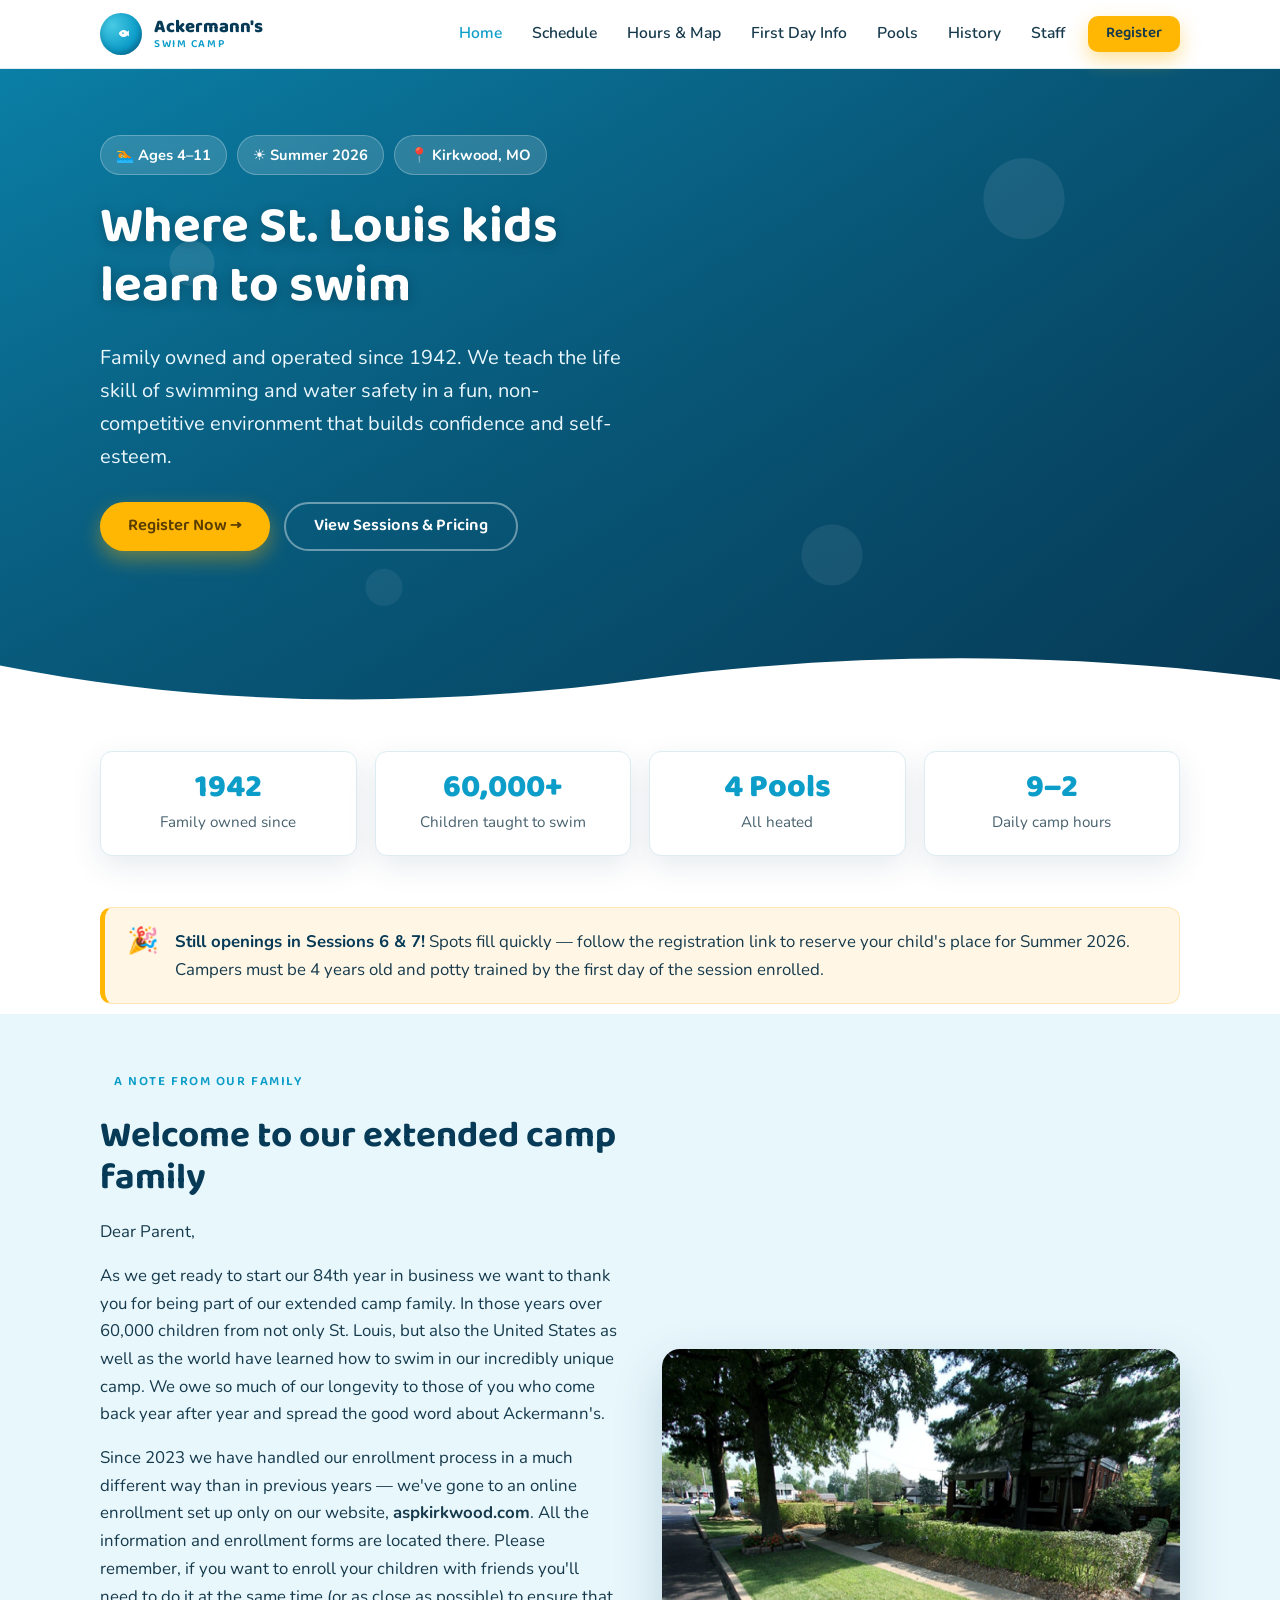
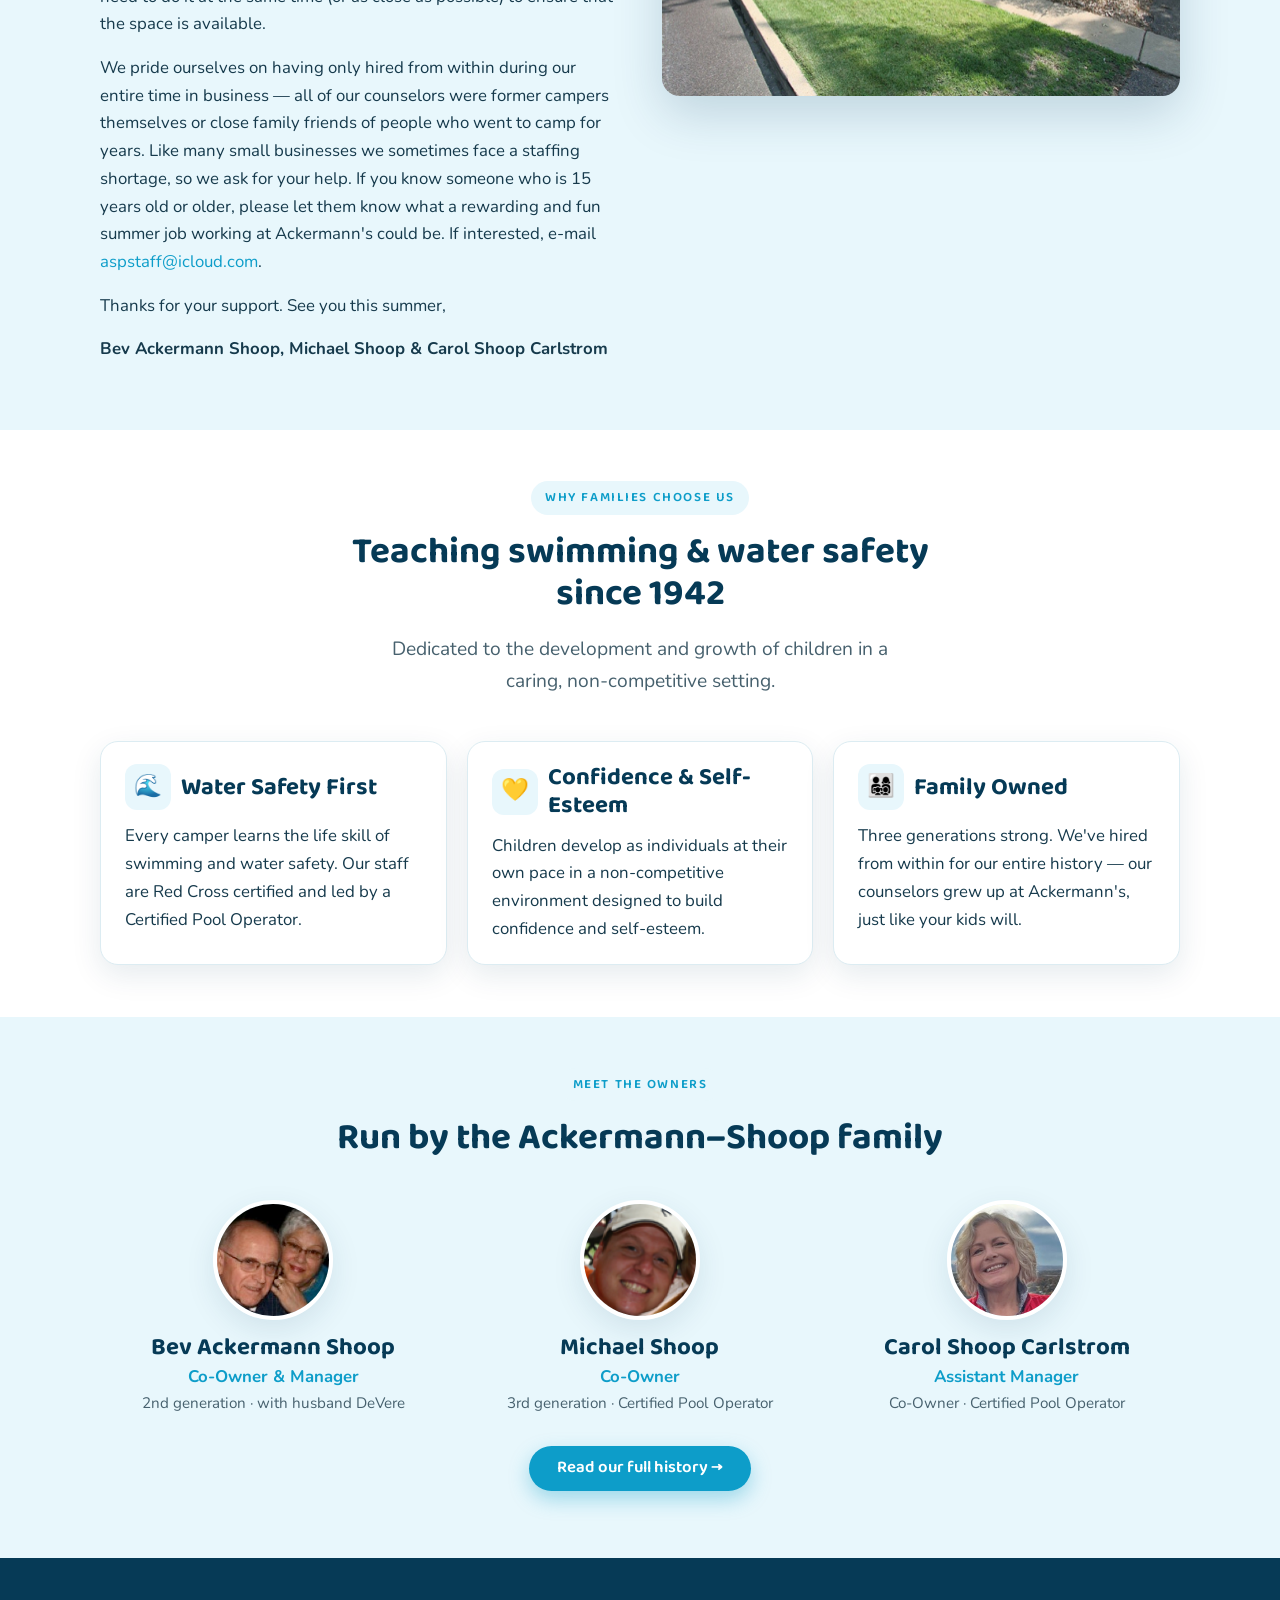
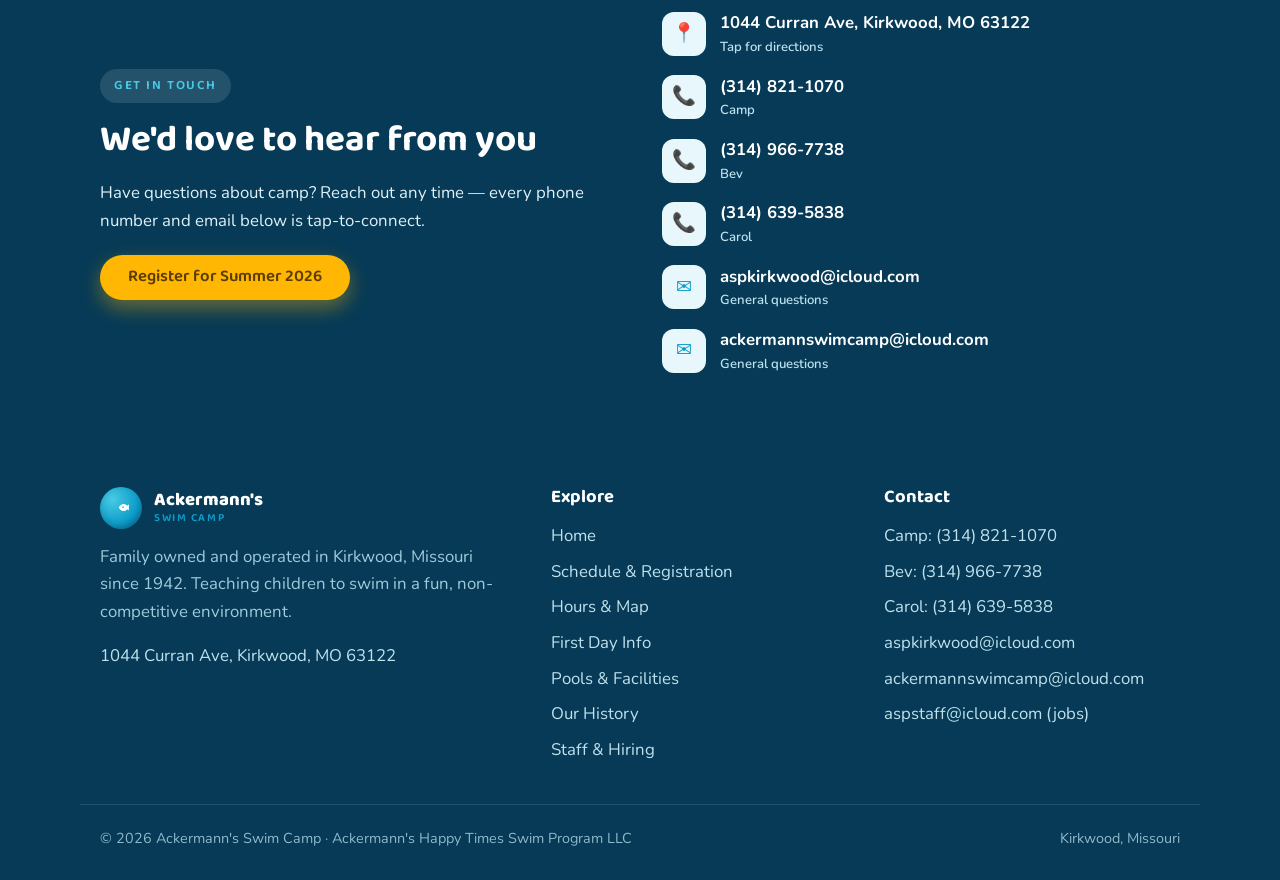
<file: index.html>
<!DOCTYPE html>
<html lang="en">
<head>
  <meta charset="UTF-8">
  <meta name="viewport" content="width=device-width, initial-scale=1.0">
  <title>Ackermann's Swim Camp — Kirkwood, MO | Learn to Swim Since 1942</title>
  <meta name="description" content="Ackermann's Swim Camp in Kirkwood, MO. Family owned and operated since 1942, teaching children ages 4–11 to swim in a fun, non-competitive environment with heated pools and certified instructors.">
  <link rel="icon" href="assets/favicon.svg" type="image/svg+xml">
  <link rel="preconnect" href="https://fonts.googleapis.com">
  <link rel="preconnect" href="https://fonts.gstatic.com" crossorigin>
  <link href="https://fonts.googleapis.com/css2?family=Baloo+2:wght@500;600;700;800&family=Nunito:wght@400;600;700;800&display=swap" rel="stylesheet">
  <link rel="stylesheet" href="assets/css/style.css">
</head>
<body>
<a class="skip-link" href="#main">Skip to content</a>

<!-- ===== HEADER ===== -->
<header class="site-header">
  <div class="wrap nav">
    <a class="brand" href="index.html">
      <span class="brand-badge">
        <svg viewBox="0 0 64 64" aria-hidden="true"><path d="M39 21c-6 0-11 4.9-13 9.5C28 35 33 40 39 40c4.2 0 7.6-2.2 9.6-5l4.4 3.8V22.2L48.6 26c-2-2.8-5.4-5-9.6-5zm-1.6 6.2a2.3 2.3 0 1 1 0 4.6 2.3 2.3 0 0 1 0-4.6z" fill="#fff"/></svg>
      </span>
      <span class="brand-name">Ackermann's<span>Swim Camp</span></span>
    </a>
    <button class="nav-toggle" aria-label="Menu" aria-expanded="false"><span></span></button>
    <ul class="nav-links">
      <li><a href="index.html" class="active">Home</a></li>
      <li><a href="schedule.html">Schedule</a></li>
      <li><a href="hours-map.html">Hours &amp; Map</a></li>
      <li><a href="first-day.html">First Day Info</a></li>
      <li><a href="pools.html">Pools</a></li>
      <li><a href="history.html">History</a></li>
      <li><a href="staff.html">Staff</a></li>
      <li><a class="btn btn--sun" href="https://www.regpack.com/reg/templates/build/?g_id=100919409" target="_blank" rel="noopener">Register</a></li>
    </ul>
  </div>
</header>

<main id="main">

<!-- ===== HERO ===== -->
<section class="hero">
  <div class="wrap">
    <div class="badge-row">
      <span class="chip">🏊 Ages 4–11</span>
      <span class="chip">☀️ Summer 2026</span>
      <span class="chip">📍 Kirkwood, MO</span>
    </div>
    <h1>Where St. Louis kids learn to swim</h1>
    <p>Family owned and operated since 1942. We teach the life skill of swimming and water safety in a fun, non-competitive environment that builds confidence and self-esteem.</p>
    <div class="cta-row">
      <a class="btn btn--sun" href="https://www.regpack.com/reg/templates/build/?g_id=100919409" target="_blank" rel="noopener">Register Now →</a>
      <a class="btn btn--ghost" href="schedule.html">View Sessions &amp; Pricing</a>
    </div>
  </div>
  <svg class="wave-divider" viewBox="0 0 1440 90" preserveAspectRatio="none" aria-hidden="true"><path fill="#ffffff" d="M0,32 C240,80 480,80 720,48 C960,16 1200,16 1440,48 L1440,90 L0,90 Z"></path></svg>
</section>

<!-- ===== QUICK FACTS ===== -->
<section class="section" style="padding-top:34px;">
  <div class="wrap">
    <div class="facts">
      <div class="fact"><div class="num">1942</div><div class="lbl">Family owned since</div></div>
      <div class="fact"><div class="num">60,000+</div><div class="lbl">Children taught to swim</div></div>
      <div class="fact"><div class="num">4&nbsp;Pools</div><div class="lbl">All heated</div></div>
      <div class="fact"><div class="num">9–2</div><div class="lbl">Daily camp hours</div></div>
    </div>
  </div>
</section>

<!-- ===== OPENINGS CALLOUT ===== -->
<section style="padding: 0 0 10px;">
  <div class="wrap">
    <div class="callout">
      <span class="co-ico">🎉</span>
      <p><strong>Still openings in Sessions 6 &amp; 7!</strong> Spots fill quickly — follow the registration link to reserve your child's place for Summer 2026. Campers must be 4 years old and potty trained by the first day of the session enrolled.</p>
    </div>
  </div>
</section>

<!-- ===== WELCOME LETTER ===== -->
<section class="section section--sky">
  <div class="wrap split">
    <div>
      <span class="eyebrow">A note from our family</span>
      <h2>Welcome to our extended camp family</h2>
      <div class="stack">
        <p>Dear Parent,</p>
        <p>As we get ready to start our 84th year in business we want to thank you for being part of our extended camp family. In those years over 60,000 children from not only St. Louis, but also the United States as well as the world have learned how to swim in our incredibly unique camp. We owe so much of our longevity to those of you who come back year after year and spread the good word about Ackermann's.</p>
        <p>Since 2023 we have handled our enrollment process in a much different way than in previous years — we've gone to an online enrollment set up only on our website, <strong>aspkirkwood.com</strong>. All the information and enrollment forms are located there. Please remember, if you want to enroll your children with friends you'll need to do it at the same time (or as close as possible) to ensure that the space is available.</p>
        <p>We pride ourselves on having only hired from within during our entire time in business — all of our counselors were former campers themselves or close family friends of people who went to camp for years. Like many small businesses we sometimes face a staffing shortage, so we ask for your help. If you know someone who is 15 years old or older, please let them know what a rewarding and fun summer job working at Ackermann's could be. If interested, e-mail <a href="mailto:aspstaff@icloud.com">aspstaff@icloud.com</a>.</p>
        <p>Thanks for your support. See you this summer,</p>
        <p><strong>Bev Ackermann Shoop, Michael Shoop &amp; Carol Shoop Carlstrom</strong></p>
      </div>
    </div>
    <div class="split-media">
      <img src="assets/images/pools-and-house/shapeimage_5.png" alt="Aerial view of Ackermann's four heated swimming pools in Kirkwood, MO" width="657" height="347">
    </div>
  </div>
</section>

<!-- ===== VALUES ===== -->
<section class="section">
  <div class="wrap">
    <div class="center" style="max-width:640px;margin-inline:auto;">
      <span class="eyebrow">Why families choose us</span>
      <h2>Teaching swimming &amp; water safety since 1942</h2>
      <p class="lead">Dedicated to the development and growth of children in a caring, non-competitive setting.</p>
    </div>
    <div class="grid grid-3" style="margin-top:44px;">
      <div class="card">
        <h3><span class="icon">🌊</span>Water Safety First</h3>
        <p>Every camper learns the life skill of swimming and water safety. Our staff are Red Cross certified and led by a Certified Pool Operator.</p>
      </div>
      <div class="card">
        <h3><span class="icon">💛</span>Confidence &amp; Self-Esteem</h3>
        <p>Children develop as individuals at their own pace in a non-competitive environment designed to build confidence and self-esteem.</p>
      </div>
      <div class="card">
        <h3><span class="icon">👨‍👩‍👧‍👦</span>Family Owned</h3>
        <p>Three generations strong. We've hired from within for our entire history — our counselors grew up at Ackermann's, just like your kids will.</p>
      </div>
    </div>
  </div>
</section>

<!-- ===== MEET THE FAMILY ===== -->
<section class="section section--sky">
  <div class="wrap">
    <div class="center" style="max-width:640px;margin-inline:auto;">
      <span class="eyebrow">Meet the owners</span>
      <h2>Run by the Ackermann–Shoop family</h2>
    </div>
    <div class="grid grid-3" style="margin-top:40px;">
      <div class="person">
        <img src="assets/images/home/Picture 3-3.jpg" alt="Bev Ackermann Shoop with her husband DeVere">
        <h3 style="margin-bottom:2px;">Bev Ackermann Shoop</h3>
        <div class="role">Co-Owner &amp; Manager</div>
        <div class="sub">2nd generation · with husband DeVere</div>
      </div>
      <div class="person">
        <img src="assets/images/home/shapeimage_4-1.png" alt="Michael Shoop">
        <h3 style="margin-bottom:2px;">Michael Shoop</h3>
        <div class="role">Co-Owner</div>
        <div class="sub">3rd generation · Certified Pool Operator</div>
      </div>
      <div class="person">
        <img src="assets/images/home/IMG_7571.jpg" alt="Carol Shoop Carlstrom">
        <h3 style="margin-bottom:2px;">Carol Shoop Carlstrom</h3>
        <div class="role">Assistant Manager</div>
        <div class="sub">Co-Owner · Certified Pool Operator</div>
      </div>
    </div>
    <p class="center" style="margin-top:30px;"><a class="btn btn--pool" href="history.html">Read our full history →</a></p>
  </div>
</section>

<!-- ===== CONTACT STRIP ===== -->
<section class="section section--ocean" id="contact">
  <div class="wrap">
    <div class="split">
      <div>
        <span class="eyebrow">Get in touch</span>
        <h2>We'd love to hear from you</h2>
        <p>Have questions about camp? Reach out any time — every phone number and email below is tap-to-connect.</p>
        <p style="margin-top:20px;">
          <a class="btn btn--sun" href="https://www.regpack.com/reg/templates/build/?g_id=100919409" target="_blank" rel="noopener">Register for Summer 2026</a>
        </p>
      </div>
      <div>
        <ul class="contact-links">
          <li><a href="https://www.google.com/maps/search/?api=1&query=1044+Curran+Ave+Kirkwood+MO+63122" target="_blank" rel="noopener"><span class="ci-icon">📍</span><span>1044 Curran Ave, Kirkwood, MO 63122<small>Tap for directions</small></span></a></li>
          <li><a href="tel:+13148211070"><span class="ci-icon">📞</span><span>(314) 821-1070<small>Camp</small></span></a></li>
          <li><a href="tel:+13149667738"><span class="ci-icon">📞</span><span>(314) 966-7738<small>Bev</small></span></a></li>
          <li><a href="tel:+13146395838"><span class="ci-icon">📞</span><span>(314) 639-5838<small>Carol</small></span></a></li>
          <li><a href="mailto:aspkirkwood@icloud.com"><span class="ci-icon">✉️</span><span>aspkirkwood@icloud.com<small>General questions</small></span></a></li>
          <li><a href="mailto:ackermannswimcamp@icloud.com"><span class="ci-icon">✉️</span><span>ackermannswimcamp@icloud.com<small>General questions</small></span></a></li>
        </ul>
      </div>
    </div>
  </div>
</section>

</main>

<!-- ===== FOOTER ===== -->
<footer class="site-footer">
  <div class="wrap footer-grid">
    <div class="footer-brand">
      <div class="brand" style="margin-bottom:14px;">
        <span class="brand-badge"><svg viewBox="0 0 64 64" aria-hidden="true"><path d="M39 21c-6 0-11 4.9-13 9.5C28 35 33 40 39 40c4.2 0 7.6-2.2 9.6-5l4.4 3.8V22.2L48.6 26c-2-2.8-5.4-5-9.6-5zm-1.6 6.2a2.3 2.3 0 1 1 0 4.6 2.3 2.3 0 0 1 0-4.6z" fill="#fff"/></svg></span>
        <span class="brand-name" style="color:#fff;">Ackermann's<span>Swim Camp</span></span>
      </div>
      <p>Family owned and operated in Kirkwood, Missouri since 1942. Teaching children to swim in a fun, non-competitive environment.</p>
      <p><a href="https://www.google.com/maps/search/?api=1&query=1044+Curran+Ave+Kirkwood+MO+63122" target="_blank" rel="noopener">1044 Curran Ave, Kirkwood, MO 63122</a></p>
    </div>
    <div>
      <h4>Explore</h4>
      <ul class="footer-links">
        <li><a href="index.html">Home</a></li>
        <li><a href="schedule.html">Schedule &amp; Registration</a></li>
        <li><a href="hours-map.html">Hours &amp; Map</a></li>
        <li><a href="first-day.html">First Day Info</a></li>
        <li><a href="pools.html">Pools &amp; Facilities</a></li>
        <li><a href="history.html">Our History</a></li>
        <li><a href="staff.html">Staff &amp; Hiring</a></li>
      </ul>
    </div>
    <div>
      <h4>Contact</h4>
      <ul class="footer-links">
        <li><a href="tel:+13148211070">Camp: (314) 821-1070</a></li>
        <li><a href="tel:+13149667738">Bev: (314) 966-7738</a></li>
        <li><a href="tel:+13146395838">Carol: (314) 639-5838</a></li>
        <li><a href="mailto:aspkirkwood@icloud.com">aspkirkwood@icloud.com</a></li>
        <li><a href="mailto:ackermannswimcamp@icloud.com">ackermannswimcamp@icloud.com</a></li>
        <li><a href="mailto:aspstaff@icloud.com">aspstaff@icloud.com (jobs)</a></li>
      </ul>
    </div>
  </div>
  <div class="wrap footer-bottom">
    <span>&copy; <span id="year">2026</span> Ackermann's Swim Camp · Ackermann's Happy Times Swim Program LLC</span>
    <span>Kirkwood, Missouri</span>
  </div>
</footer>

<script src="assets/js/main.js"></script>
</body>
</html>
</file>
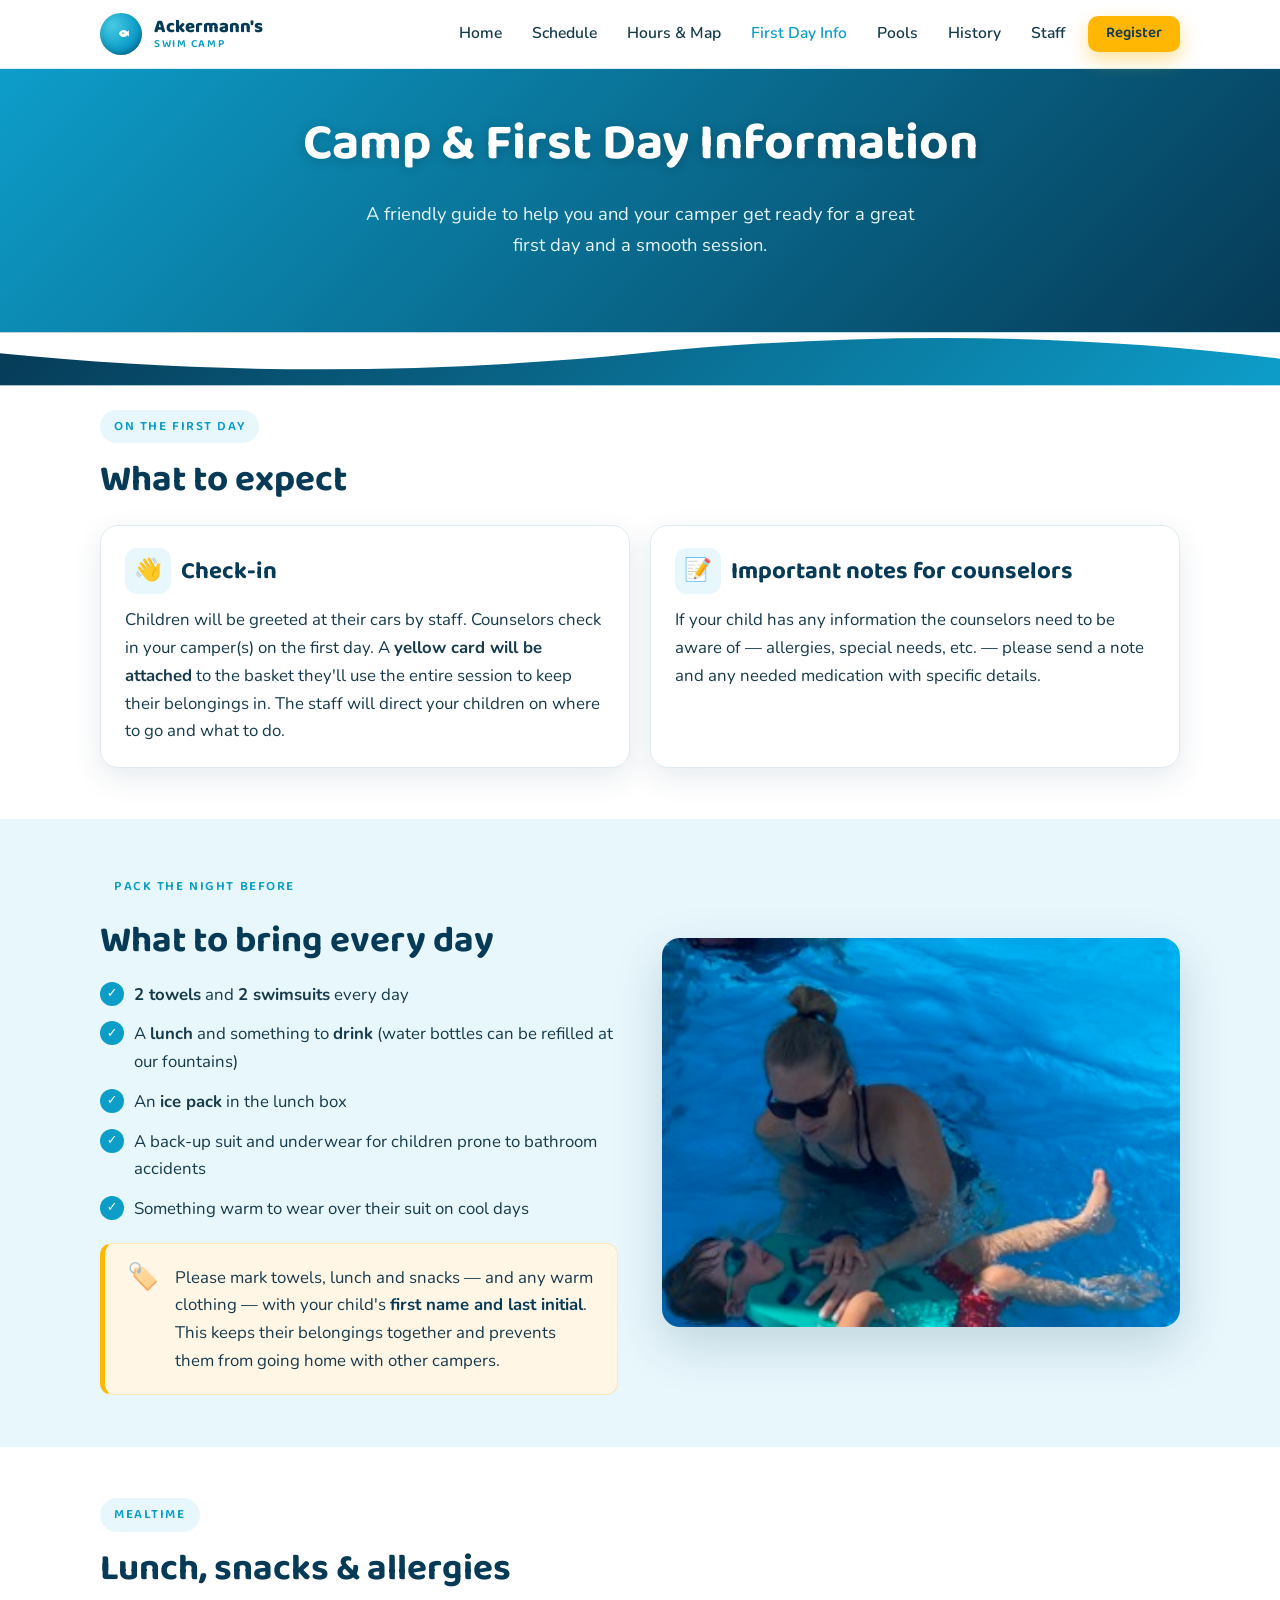
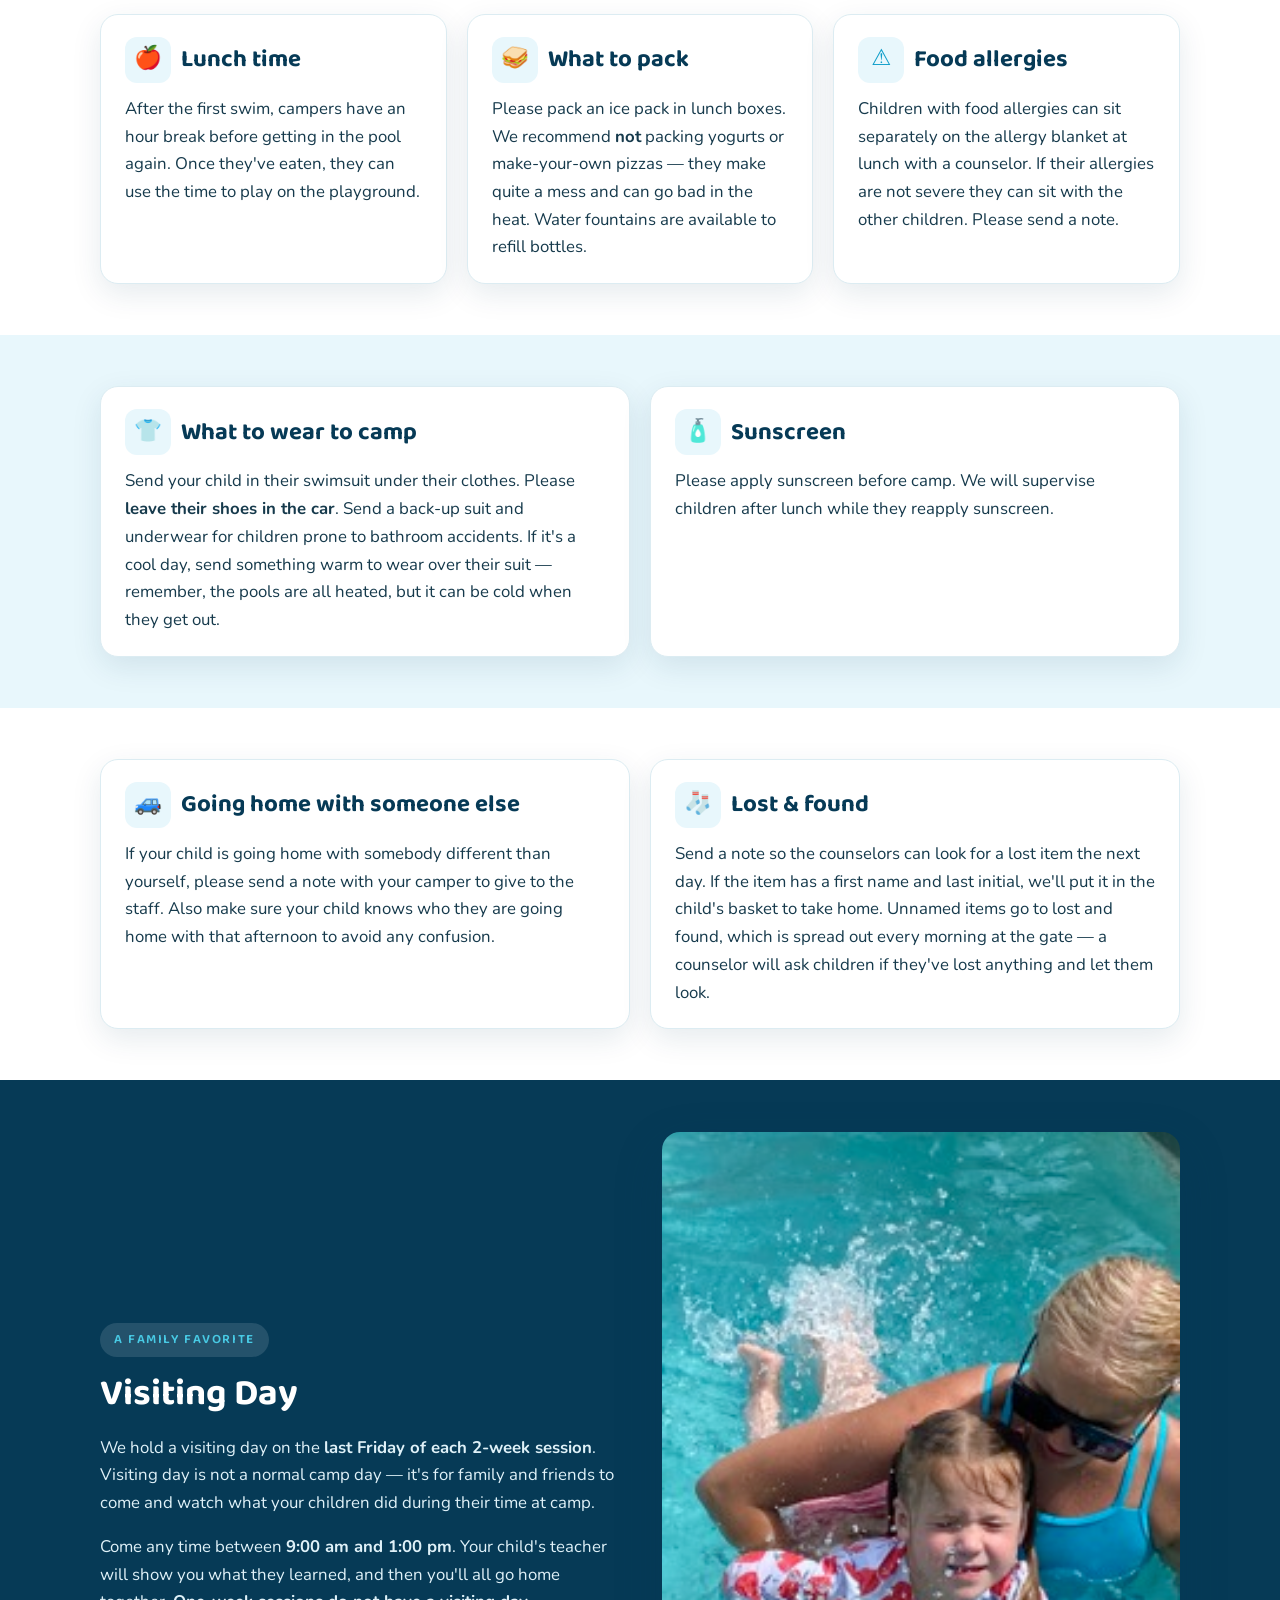
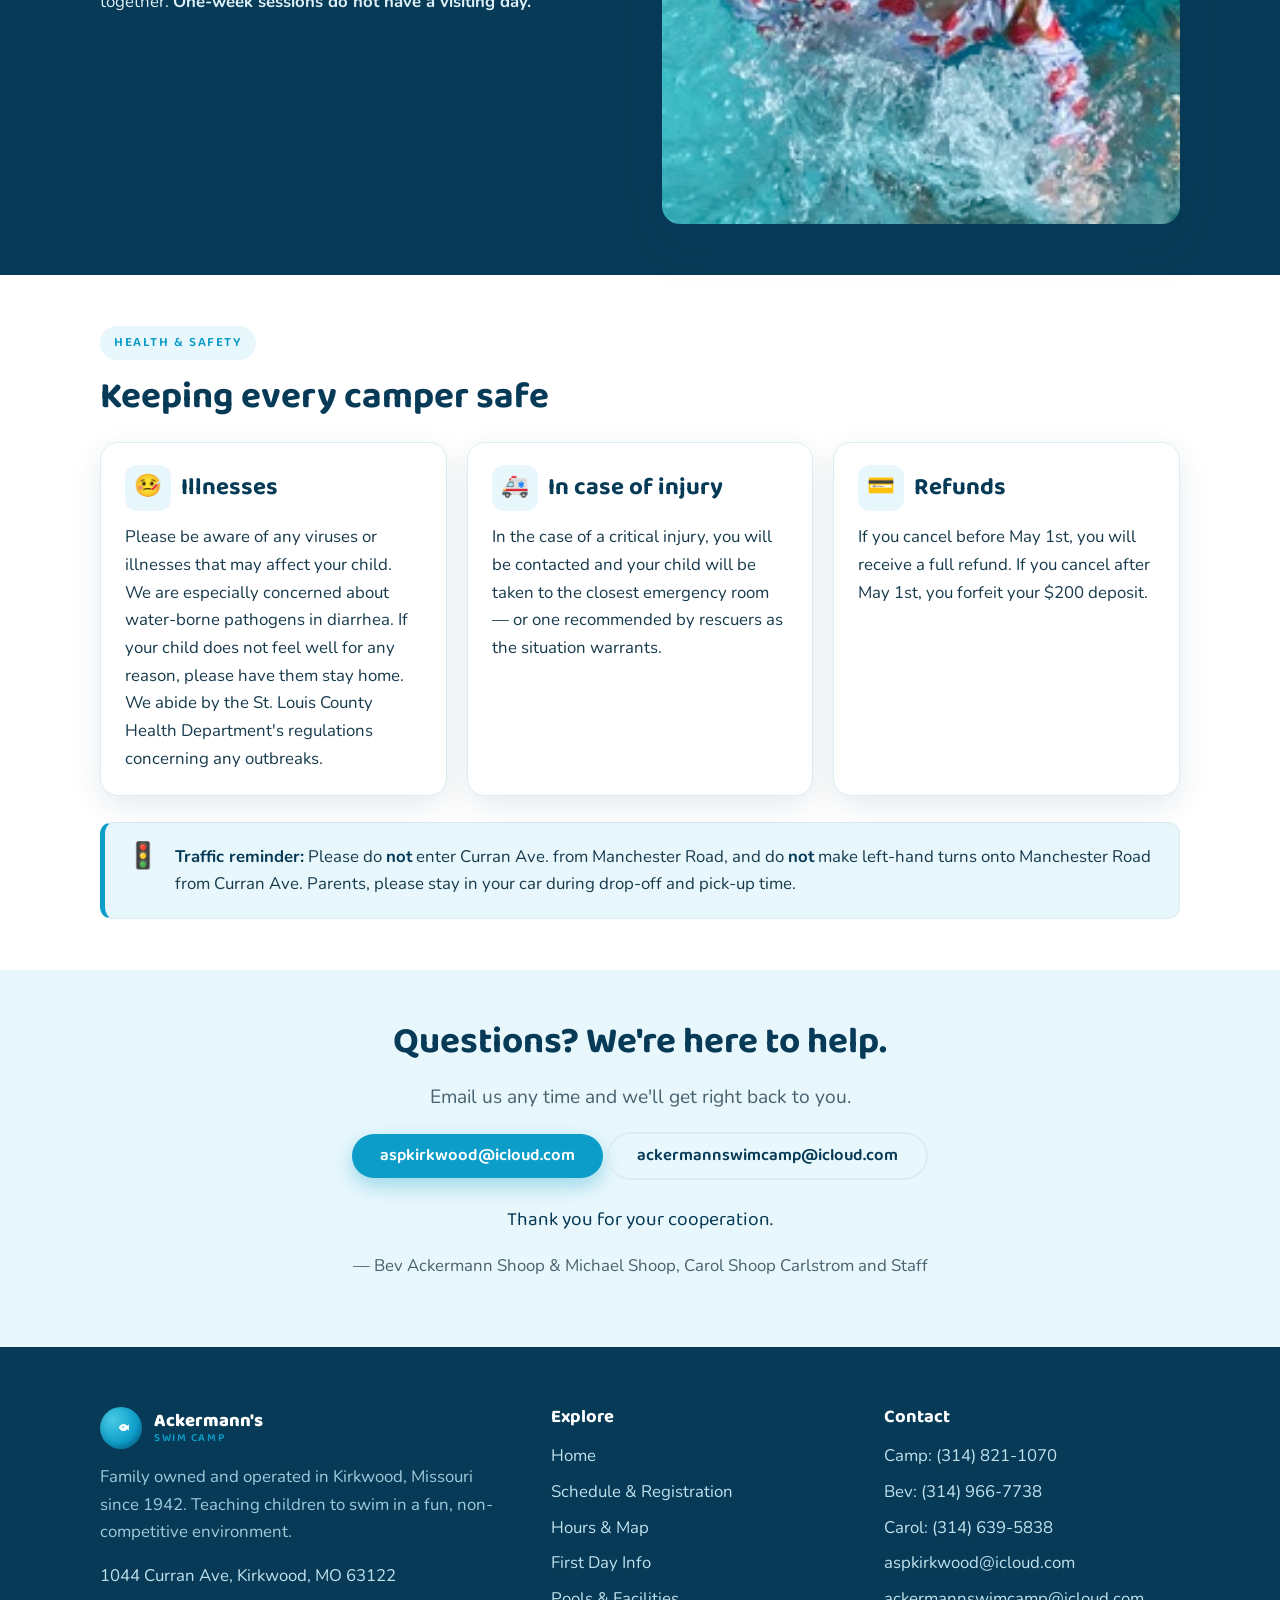
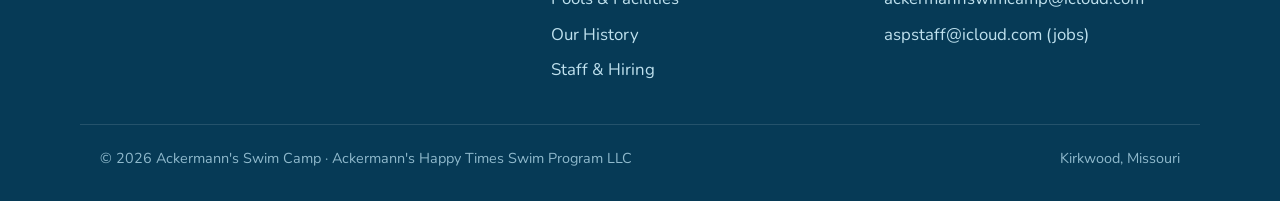
<file: first-day.html>
<!DOCTYPE html>
<html lang="en">
<head>
  <meta charset="UTF-8">
  <meta name="viewport" content="width=device-width, initial-scale=1.0">
  <title>Camp &amp; First Day Information | Ackermann's Swim Camp</title>
  <meta name="description" content="Everything parents need to know for the first day at Ackermann's Swim Camp: what to pack and wear, lunch, allergies, sunscreen, lost and found, visiting day, illness policy, and refunds.">
  <link rel="icon" href="assets/favicon.svg" type="image/svg+xml">
  <link rel="preconnect" href="https://fonts.googleapis.com">
  <link rel="preconnect" href="https://fonts.gstatic.com" crossorigin>
  <link href="https://fonts.googleapis.com/css2?family=Baloo+2:wght@500;600;700;800&family=Nunito:wght@400;600;700;800&display=swap" rel="stylesheet">
  <link rel="stylesheet" href="assets/css/style.css">
</head>
<body>
<a class="skip-link" href="#main">Skip to content</a>

<header class="site-header">
  <div class="wrap nav">
    <a class="brand" href="index.html">
      <span class="brand-badge"><svg viewBox="0 0 64 64" aria-hidden="true"><path d="M39 21c-6 0-11 4.9-13 9.5C28 35 33 40 39 40c4.2 0 7.6-2.2 9.6-5l4.4 3.8V22.2L48.6 26c-2-2.8-5.4-5-9.6-5zm-1.6 6.2a2.3 2.3 0 1 1 0 4.6 2.3 2.3 0 0 1 0-4.6z" fill="#fff"/></svg></span>
      <span class="brand-name">Ackermann's<span>Swim Camp</span></span>
    </a>
    <button class="nav-toggle" aria-label="Menu" aria-expanded="false"><span></span></button>
    <ul class="nav-links">
      <li><a href="index.html">Home</a></li>
      <li><a href="schedule.html">Schedule</a></li>
      <li><a href="hours-map.html">Hours &amp; Map</a></li>
      <li><a href="first-day.html" class="active">First Day Info</a></li>
      <li><a href="pools.html">Pools</a></li>
      <li><a href="history.html">History</a></li>
      <li><a href="staff.html">Staff</a></li>
      <li><a class="btn btn--sun" href="https://www.regpack.com/reg/templates/build/?g_id=100919409" target="_blank" rel="noopener">Register</a></li>
    </ul>
  </div>
</header>

<main id="main">

<section class="page-banner">
  <div class="wrap">
    <h1>Camp &amp; First Day Information</h1>
    <p>A friendly guide to help you and your camper get ready for a great first day and a smooth session.</p>
  </div>
</section>
<svg class="wave-divider top" viewBox="0 0 1440 60" preserveAspectRatio="none" aria-hidden="true" style="background:linear-gradient(135deg,#0d9dc9,#063a56);"><path fill="#ffffff" d="M0,30 C240,60 480,60 720,36 C960,12 1200,12 1440,36 L1440,60 L0,60 Z"></path></svg>

<!-- WHAT TO EXPECT -->
<section class="section" style="padding-top:24px;">
  <div class="wrap">
    <span class="eyebrow">On the first day</span>
    <h2>What to expect</h2>
    <div class="grid grid-2" style="margin-top:24px;">
      <div class="card">
        <h3><span class="icon">👋</span>Check-in</h3>
        <p>Children will be greeted at their cars by staff. Counselors check in your camper(s) on the first day. A <strong>yellow card will be attached</strong> to the basket they'll use the entire session to keep their belongings in. The staff will direct your children on where to go and what to do.</p>
      </div>
      <div class="card">
        <h3><span class="icon">📝</span>Important notes for counselors</h3>
        <p>If your child has any information the counselors need to be aware of — allergies, special needs, etc. — please send a note and any needed medication with specific details.</p>
      </div>
    </div>
  </div>
</section>

<!-- PACKING CHECKLIST -->
<section class="section section--sky">
  <div class="wrap">
    <div class="split">
      <div>
        <span class="eyebrow">Pack the night before</span>
        <h2>What to bring every day</h2>
        <ul class="checklist" style="margin-top:12px;">
          <li><strong>2 towels</strong> and <strong>2 swimsuits</strong> every day</li>
          <li>A <strong>lunch</strong> and something to <strong>drink</strong> (water bottles can be refilled at our fountains)</li>
          <li>An <strong>ice pack</strong> in the lunch box</li>
          <li>A back-up suit and underwear for children prone to bathroom accidents</li>
          <li>Something warm to wear over their suit on cool days</li>
        </ul>
        <div class="callout" style="margin-top:20px;">
          <span class="co-ico">🏷️</span>
          <p>Please mark towels, lunch and snacks — and any warm clothing — with your child's <strong>first name and last initial</strong>. This keeps their belongings together and prevents them from going home with other campers.</p>
        </div>
      </div>
      <div class="split-media">
        <img src="assets/images/pool-and-playground/IMG_1078.jpeg" alt="An instructor helping a young camper swim in one of the heated pools">
      </div>
    </div>
  </div>
</section>

<!-- LUNCH & FOOD -->
<section class="section">
  <div class="wrap">
    <span class="eyebrow">Mealtime</span>
    <h2>Lunch, snacks &amp; allergies</h2>
    <div class="grid grid-3" style="margin-top:24px;">
      <div class="card">
        <h3><span class="icon">🍎</span>Lunch time</h3>
        <p>After the first swim, campers have an hour break before getting in the pool again. Once they've eaten, they can use the time to play on the playground.</p>
      </div>
      <div class="card">
        <h3><span class="icon">🥪</span>What to pack</h3>
        <p>Please pack an ice pack in lunch boxes. We recommend <strong>not</strong> packing yogurts or make-your-own pizzas — they make quite a mess and can go bad in the heat. Water fountains are available to refill bottles.</p>
      </div>
      <div class="card">
        <h3><span class="icon">⚠️</span>Food allergies</h3>
        <p>Children with food allergies can sit separately on the allergy blanket at lunch with a counselor. If their allergies are not severe they can sit with the other children. Please send a note.</p>
      </div>
    </div>
  </div>
</section>

<!-- CLOTHING & SUNSCREEN -->
<section class="section section--sky">
  <div class="wrap">
    <div class="grid grid-2">
      <div class="card">
        <h3><span class="icon">👕</span>What to wear to camp</h3>
        <p>Send your child in their swimsuit under their clothes. Please <strong>leave their shoes in the car</strong>. Send a back-up suit and underwear for children prone to bathroom accidents. If it's a cool day, send something warm to wear over their suit — remember, the pools are all heated, but it can be cold when they get out.</p>
      </div>
      <div class="card">
        <h3><span class="icon">🧴</span>Sunscreen</h3>
        <p>Please apply sunscreen before camp. We will supervise children after lunch while they reapply sunscreen.</p>
      </div>
    </div>
  </div>
</section>

<!-- GOING HOME / LOST & FOUND -->
<section class="section">
  <div class="wrap">
    <div class="grid grid-2">
      <div class="card">
        <h3><span class="icon">🚙</span>Going home with someone else</h3>
        <p>If your child is going home with somebody different than yourself, please send a note with your camper to give to the staff. Also make sure your child knows who they are going home with that afternoon to avoid any confusion.</p>
      </div>
      <div class="card">
        <h3><span class="icon">🧦</span>Lost &amp; found</h3>
        <p>Send a note so the counselors can look for a lost item the next day. If the item has a first name and last initial, we'll put it in the child's basket to take home. Unnamed items go to lost and found, which is spread out every morning at the gate — a counselor will ask children if they've lost anything and let them look.</p>
      </div>
    </div>
  </div>
</section>

<!-- VISITING DAY -->
<section class="section section--ocean">
  <div class="wrap split">
    <div>
      <span class="eyebrow">A family favorite</span>
      <h2>Visiting Day</h2>
      <p>We hold a visiting day on the <strong>last Friday of each 2-week session</strong>. Visiting day is not a normal camp day — it's for family and friends to come and watch what your children did during their time at camp.</p>
      <p>Come any time between <strong>9:00 am and 1:00 pm</strong>. Your child's teacher will show you what they learned, and then you'll all go home together. <strong>One-week sessions do not have a visiting day.</strong></p>
    </div>
    <div class="split-media">
      <img src="assets/images/pool-and-playground/IMG_1547.jpeg" alt="Campers enjoying the pool at Ackermann's Swim Camp" style="border-radius:var(--radius);box-shadow:var(--shadow-lg);">
    </div>
  </div>
</section>

<!-- HEALTH & SAFETY -->
<section class="section">
  <div class="wrap">
    <span class="eyebrow">Health &amp; safety</span>
    <h2>Keeping every camper safe</h2>
    <div class="grid grid-3" style="margin-top:24px;">
      <div class="card">
        <h3><span class="icon">🤒</span>Illnesses</h3>
        <p>Please be aware of any viruses or illnesses that may affect your child. We are especially concerned about water-borne pathogens in diarrhea. If your child does not feel well for any reason, please have them stay home. We abide by the St. Louis County Health Department's regulations concerning any outbreaks.</p>
      </div>
      <div class="card">
        <h3><span class="icon">🚑</span>In case of injury</h3>
        <p>In the case of a critical injury, you will be contacted and your child will be taken to the closest emergency room — or one recommended by rescuers as the situation warrants.</p>
      </div>
      <div class="card">
        <h3><span class="icon">💳</span>Refunds</h3>
        <p>If you cancel before May 1st, you will receive a full refund. If you cancel after May 1st, you forfeit your $200 deposit.</p>
      </div>
    </div>

    <div class="callout info" style="margin-top:26px;">
      <span class="co-ico">🚦</span>
      <p><strong>Traffic reminder:</strong> Please do <strong>not</strong> enter Curran Ave. from Manchester Road, and do <strong>not</strong> make left-hand turns onto Manchester Road from Curran Ave. Parents, please stay in your car during drop-off and pick-up time.</p>
    </div>
  </div>
</section>

<!-- CLOSING -->
<section class="section section--sky">
  <div class="wrap center" style="max-width:680px;margin-inline:auto;">
    <h2>Questions? We're here to help.</h2>
    <p class="lead" style="margin-inline:auto;">Email us any time and we'll get right back to you.</p>
    <p style="margin-top:18px;">
      <a class="btn btn--pool" href="mailto:aspkirkwood@icloud.com">aspkirkwood@icloud.com</a>
      <a class="btn btn--ghost" href="mailto:ackermannswimcamp@icloud.com">ackermannswimcamp@icloud.com</a>
    </p>
    <p style="margin-top:24px;font-family:var(--font-head);color:var(--ocean);font-size:1.2rem;">Thank you for your cooperation.</p>
    <p style="color:var(--ink-soft);">— Bev Ackermann Shoop &amp; Michael Shoop, Carol Shoop Carlstrom and Staff</p>
  </div>
</section>

</main>

<footer class="site-footer">
  <div class="wrap footer-grid">
    <div class="footer-brand">
      <div class="brand" style="margin-bottom:14px;">
        <span class="brand-badge"><svg viewBox="0 0 64 64" aria-hidden="true"><path d="M39 21c-6 0-11 4.9-13 9.5C28 35 33 40 39 40c4.2 0 7.6-2.2 9.6-5l4.4 3.8V22.2L48.6 26c-2-2.8-5.4-5-9.6-5zm-1.6 6.2a2.3 2.3 0 1 1 0 4.6 2.3 2.3 0 0 1 0-4.6z" fill="#fff"/></svg></span>
        <span class="brand-name" style="color:#fff;">Ackermann's<span>Swim Camp</span></span>
      </div>
      <p>Family owned and operated in Kirkwood, Missouri since 1942. Teaching children to swim in a fun, non-competitive environment.</p>
      <p><a href="https://www.google.com/maps/search/?api=1&query=1044+Curran+Ave+Kirkwood+MO+63122" target="_blank" rel="noopener">1044 Curran Ave, Kirkwood, MO 63122</a></p>
    </div>
    <div>
      <h4>Explore</h4>
      <ul class="footer-links">
        <li><a href="index.html">Home</a></li>
        <li><a href="schedule.html">Schedule &amp; Registration</a></li>
        <li><a href="hours-map.html">Hours &amp; Map</a></li>
        <li><a href="first-day.html">First Day Info</a></li>
        <li><a href="pools.html">Pools &amp; Facilities</a></li>
        <li><a href="history.html">Our History</a></li>
        <li><a href="staff.html">Staff &amp; Hiring</a></li>
      </ul>
    </div>
    <div>
      <h4>Contact</h4>
      <ul class="footer-links">
        <li><a href="tel:+13148211070">Camp: (314) 821-1070</a></li>
        <li><a href="tel:+13149667738">Bev: (314) 966-7738</a></li>
        <li><a href="tel:+13146395838">Carol: (314) 639-5838</a></li>
        <li><a href="mailto:aspkirkwood@icloud.com">aspkirkwood@icloud.com</a></li>
        <li><a href="mailto:ackermannswimcamp@icloud.com">ackermannswimcamp@icloud.com</a></li>
        <li><a href="mailto:aspstaff@icloud.com">aspstaff@icloud.com (jobs)</a></li>
      </ul>
    </div>
  </div>
  <div class="wrap footer-bottom">
    <span>&copy; <span id="year">2026</span> Ackermann's Swim Camp · Ackermann's Happy Times Swim Program LLC</span>
    <span>Kirkwood, Missouri</span>
  </div>
</footer>

<script src="assets/js/main.js"></script>
</body>
</html>
</file>
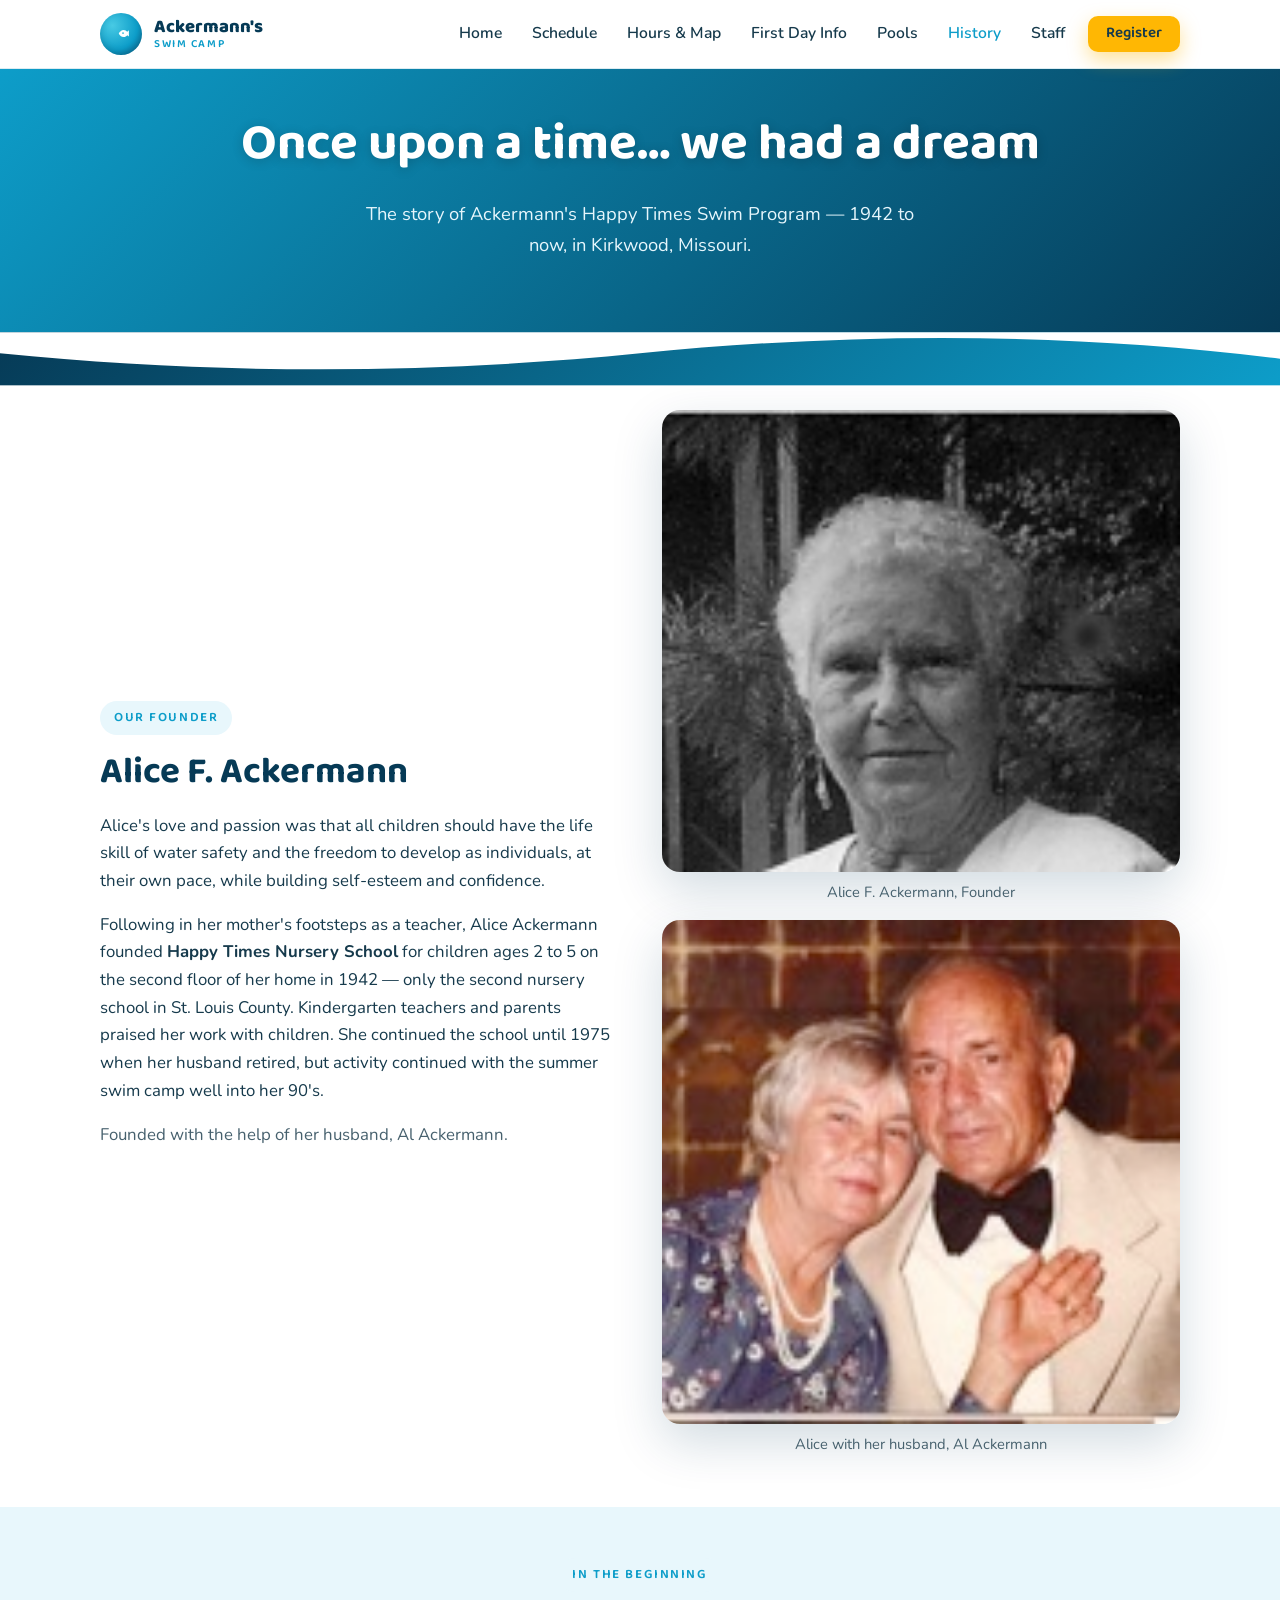
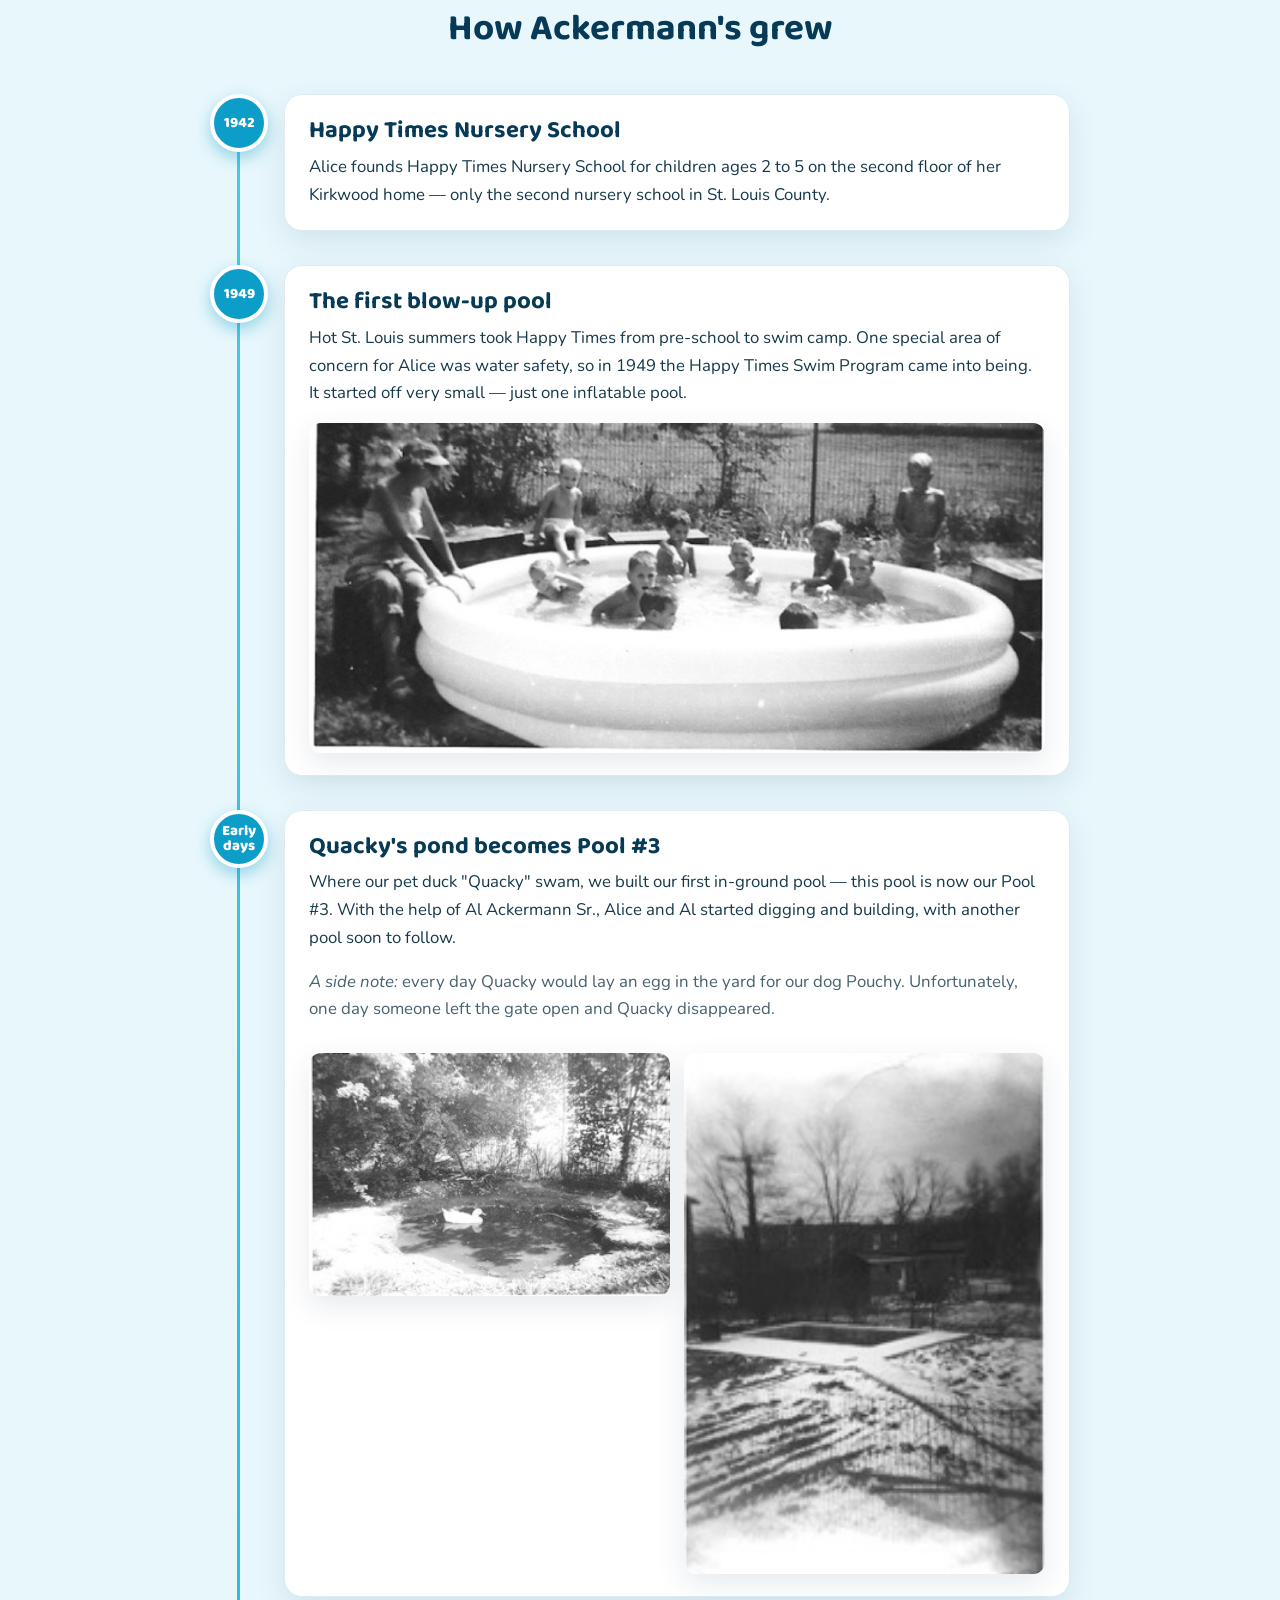
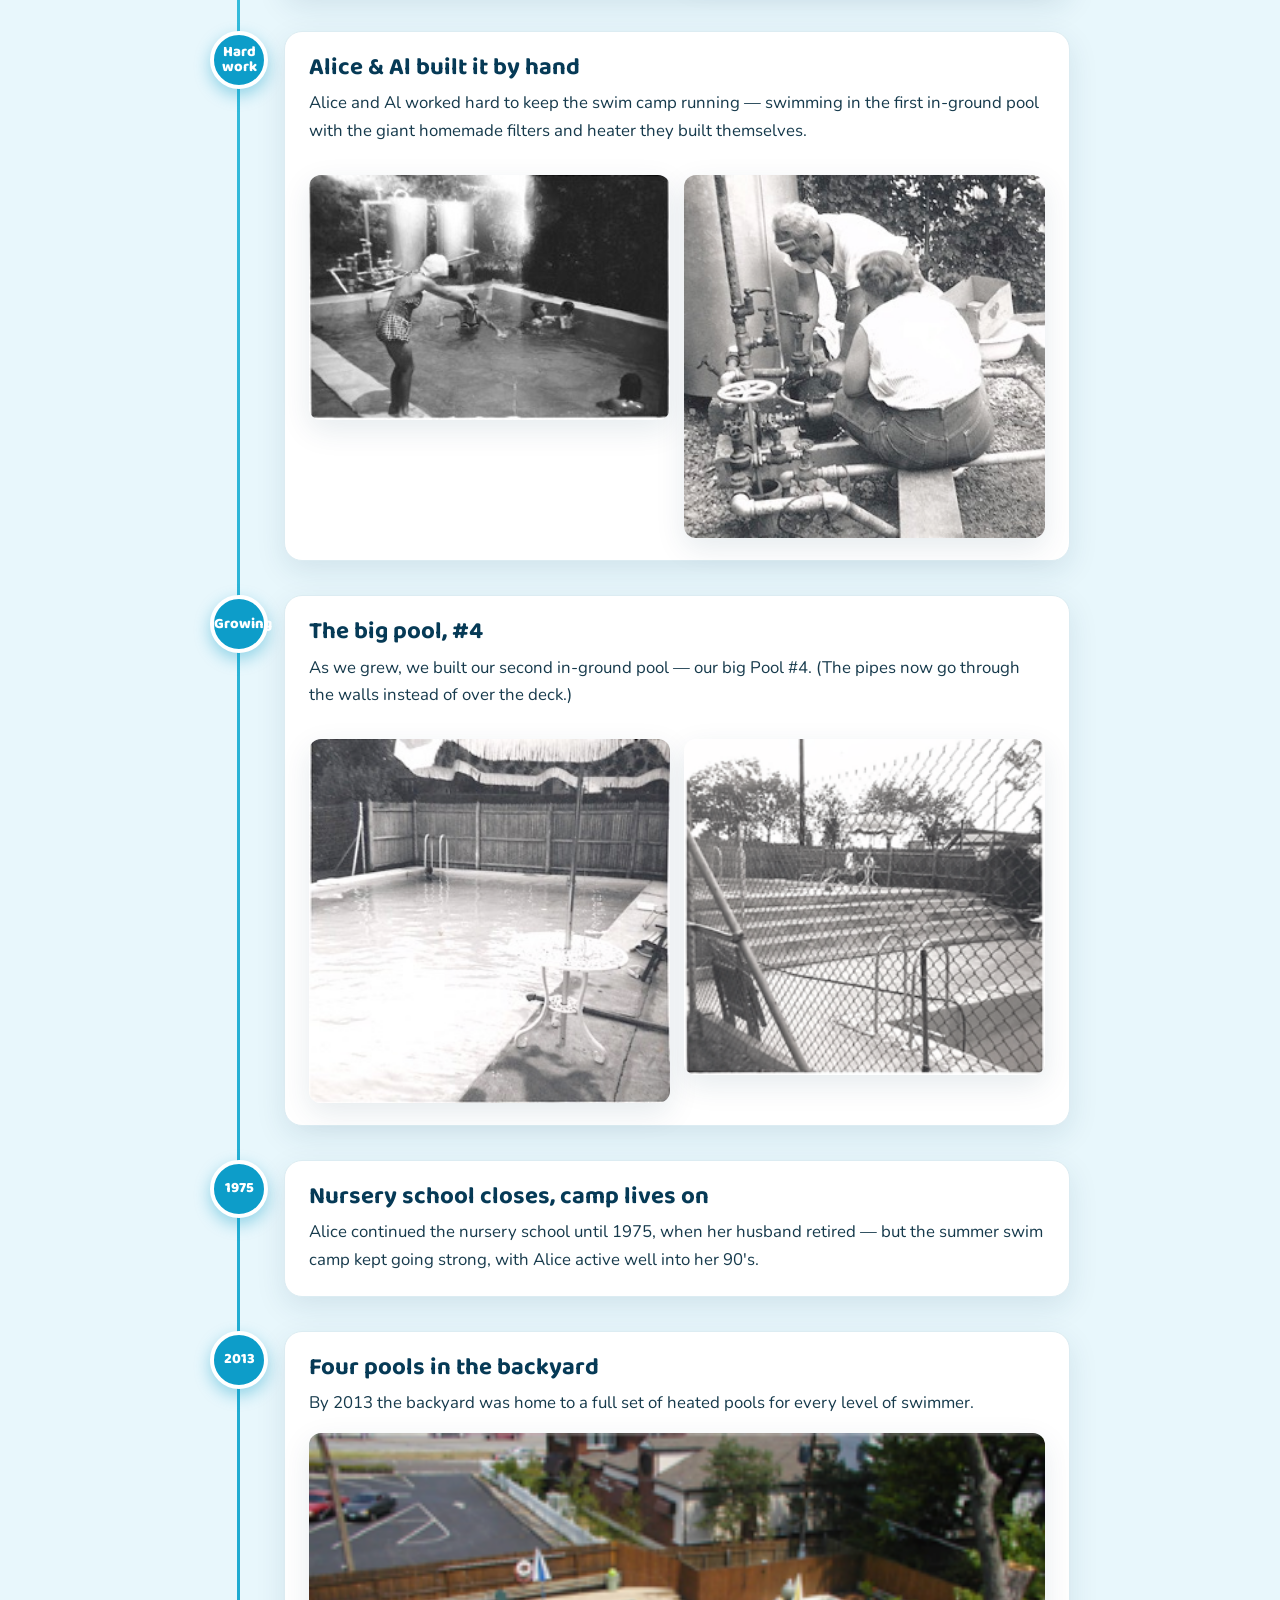
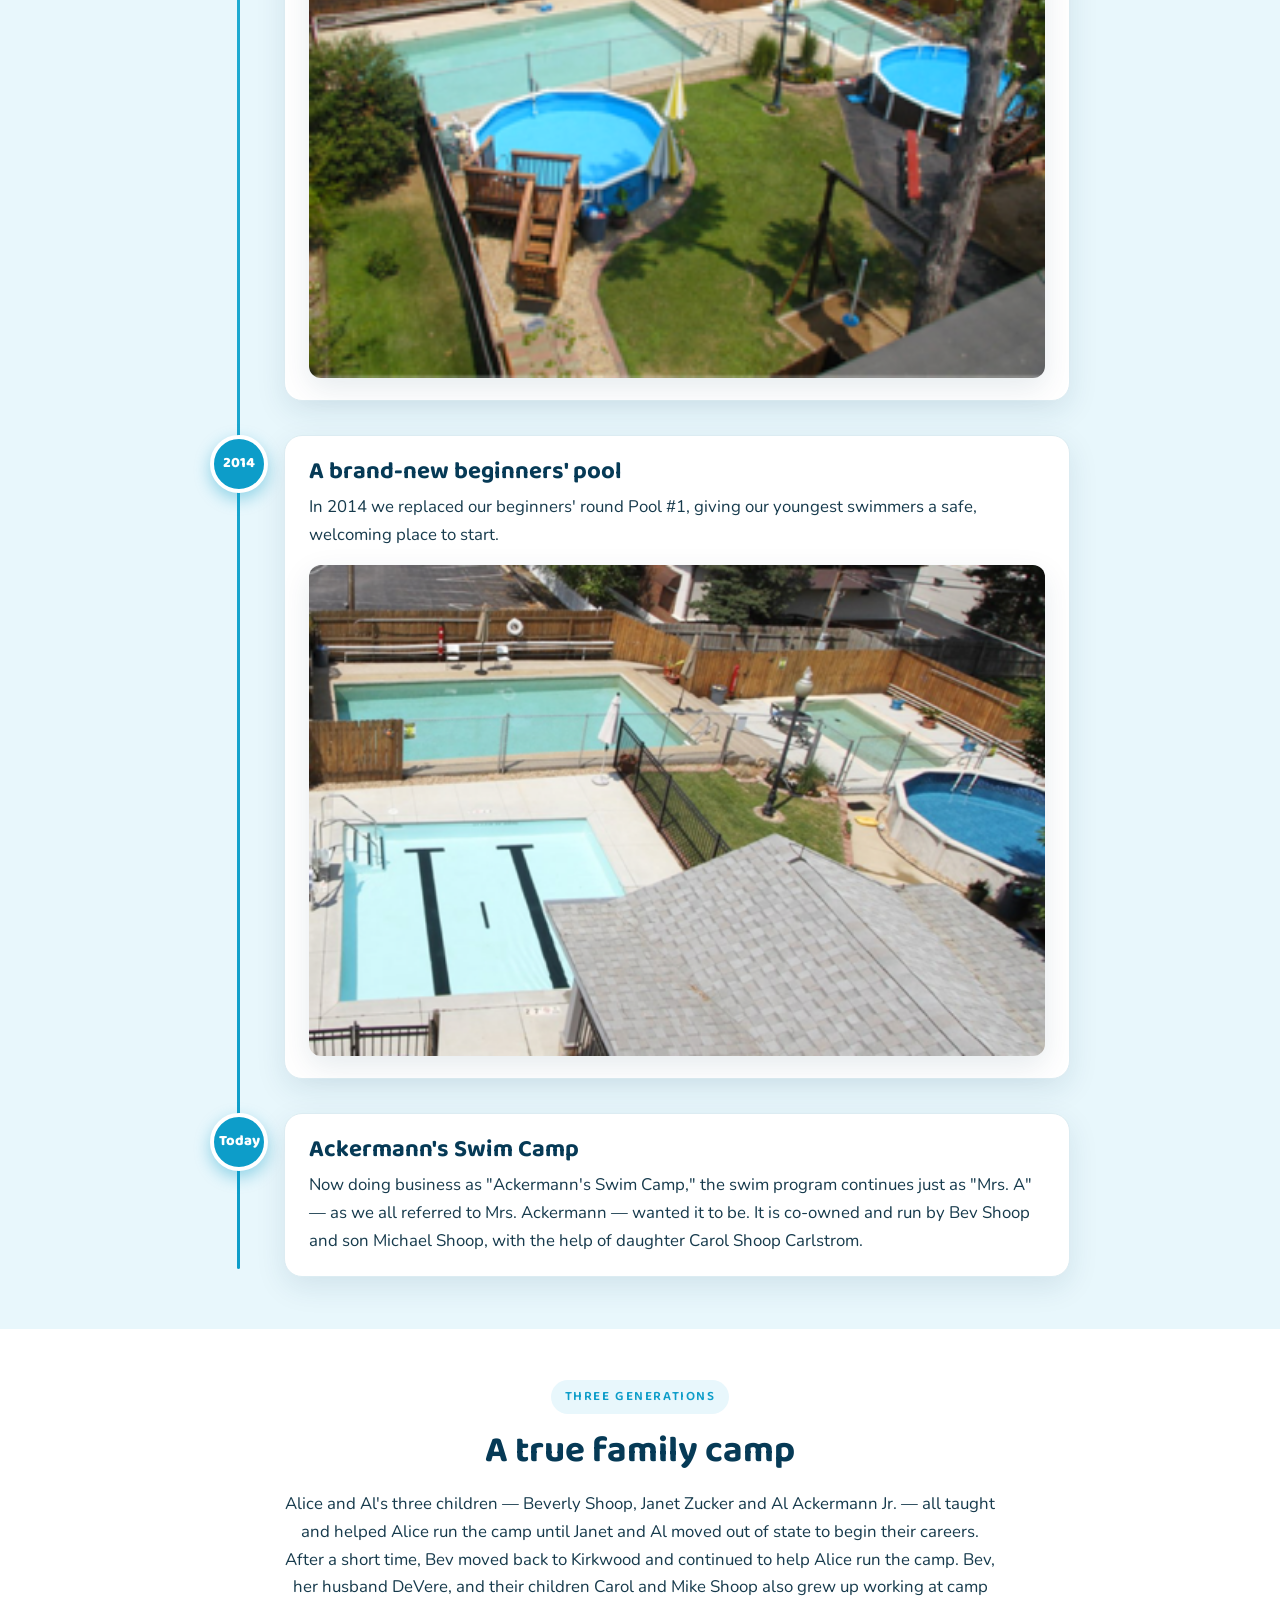
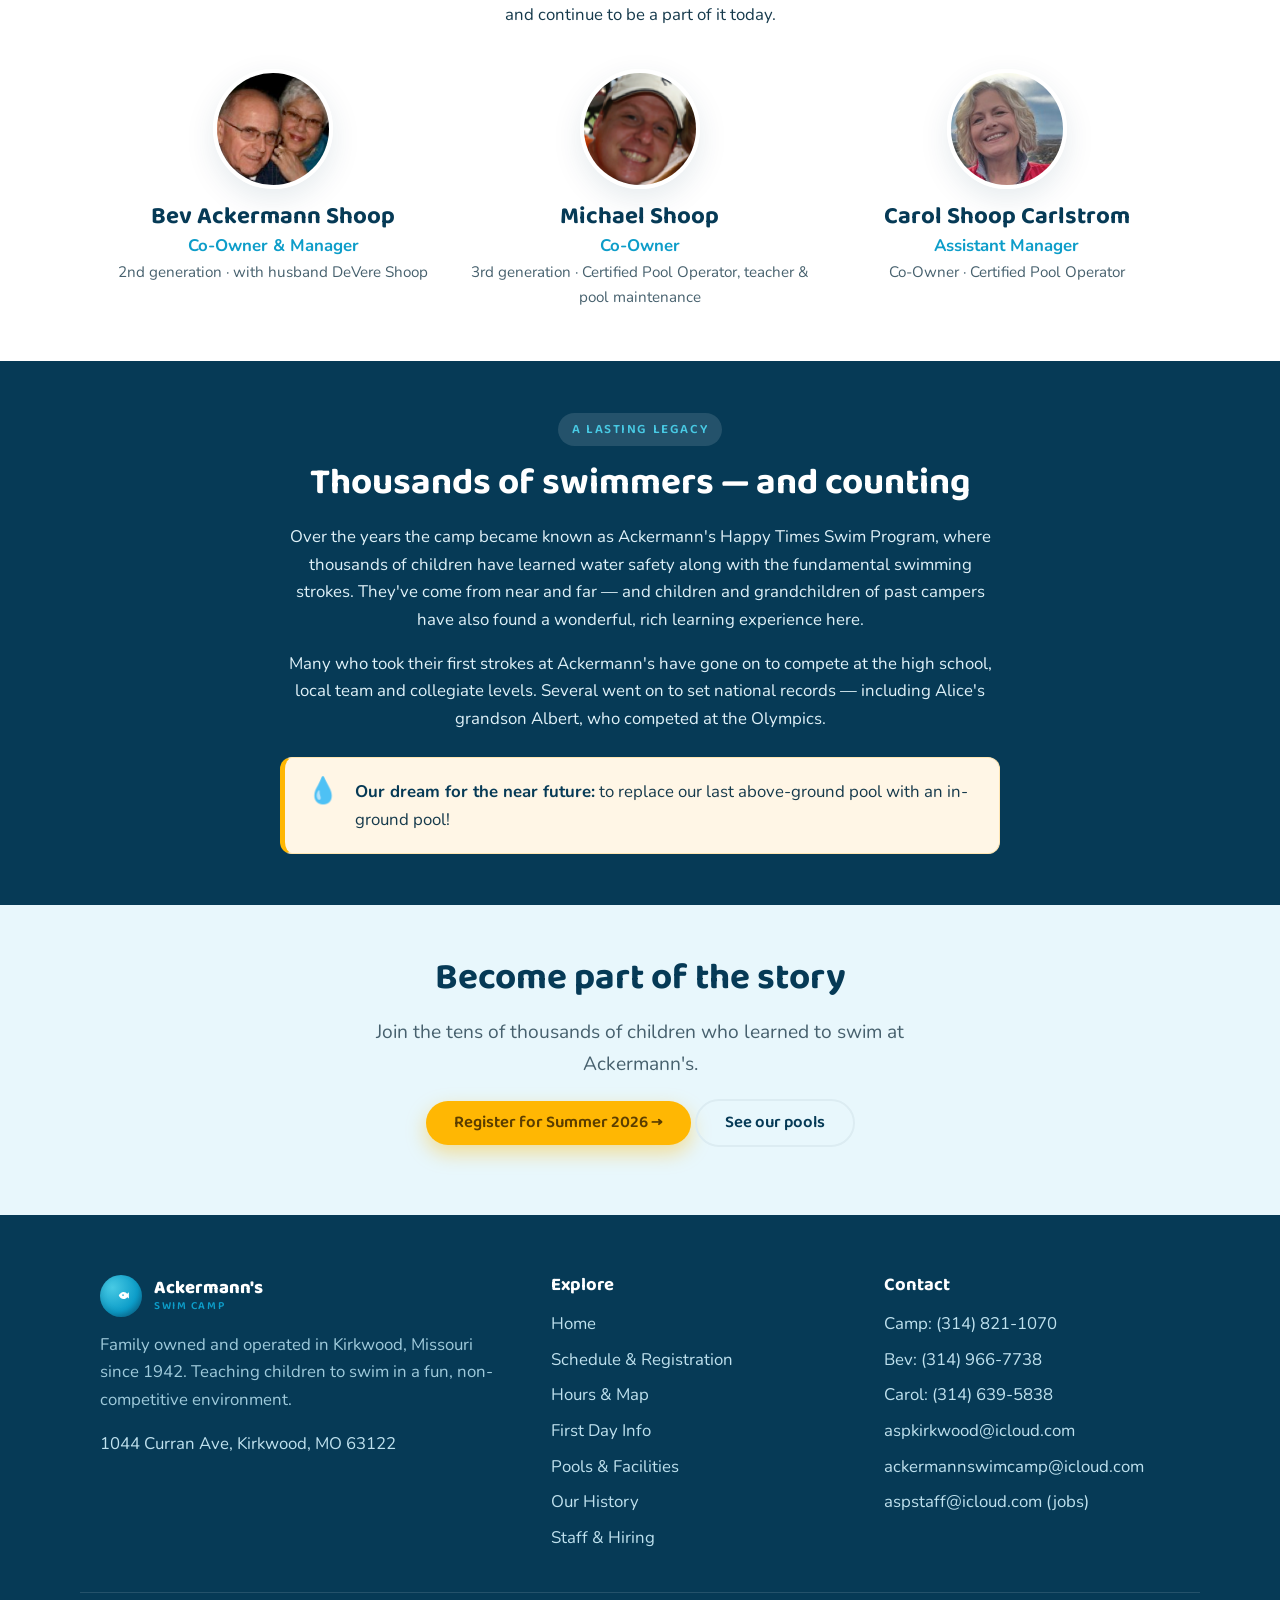
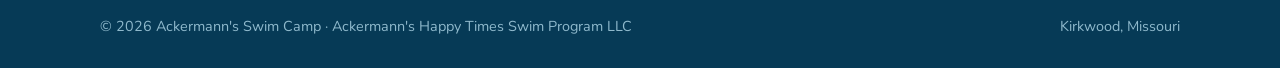
<file: history.html>
<!DOCTYPE html>
<html lang="en">
<head>
  <meta charset="UTF-8">
  <meta name="viewport" content="width=device-width, initial-scale=1.0">
  <title>Our History | Ackermann's Swim Camp — Since 1942</title>
  <meta name="description" content="The story of Ackermann's Swim Camp, founded by Alice F. Ackermann in Kirkwood, MO in 1942 — from Happy Times Nursery School to four heated pools and three generations of family.">
  <link rel="icon" href="assets/favicon.svg" type="image/svg+xml">
  <link rel="preconnect" href="https://fonts.googleapis.com">
  <link rel="preconnect" href="https://fonts.gstatic.com" crossorigin>
  <link href="https://fonts.googleapis.com/css2?family=Baloo+2:wght@500;600;700;800&family=Nunito:wght@400;600;700;800&display=swap" rel="stylesheet">
  <link rel="stylesheet" href="assets/css/style.css">
</head>
<body>
<a class="skip-link" href="#main">Skip to content</a>

<header class="site-header">
  <div class="wrap nav">
    <a class="brand" href="index.html">
      <span class="brand-badge"><svg viewBox="0 0 64 64" aria-hidden="true"><path d="M39 21c-6 0-11 4.9-13 9.5C28 35 33 40 39 40c4.2 0 7.6-2.2 9.6-5l4.4 3.8V22.2L48.6 26c-2-2.8-5.4-5-9.6-5zm-1.6 6.2a2.3 2.3 0 1 1 0 4.6 2.3 2.3 0 0 1 0-4.6z" fill="#fff"/></svg></span>
      <span class="brand-name">Ackermann's<span>Swim Camp</span></span>
    </a>
    <button class="nav-toggle" aria-label="Menu" aria-expanded="false"><span></span></button>
    <ul class="nav-links">
      <li><a href="index.html">Home</a></li>
      <li><a href="schedule.html">Schedule</a></li>
      <li><a href="hours-map.html">Hours &amp; Map</a></li>
      <li><a href="first-day.html">First Day Info</a></li>
      <li><a href="pools.html">Pools</a></li>
      <li><a href="history.html" class="active">History</a></li>
      <li><a href="staff.html">Staff</a></li>
      <li><a class="btn btn--sun" href="https://www.regpack.com/reg/templates/build/?g_id=100919409" target="_blank" rel="noopener">Register</a></li>
    </ul>
  </div>
</header>

<main id="main">

<section class="page-banner">
  <div class="wrap">
    <h1>Once upon a time… we had a dream</h1>
    <p>The story of Ackermann's Happy Times Swim Program — 1942 to now, in Kirkwood, Missouri.</p>
  </div>
</section>
<svg class="wave-divider top" viewBox="0 0 1440 60" preserveAspectRatio="none" aria-hidden="true" style="background:linear-gradient(135deg,#0d9dc9,#063a56);"><path fill="#ffffff" d="M0,30 C240,60 480,60 720,36 C960,12 1200,12 1440,36 L1440,60 L0,60 Z"></path></svg>

<!-- FOUNDER -->
<section class="section" style="padding-top:24px;">
  <div class="wrap split">
    <div>
      <span class="eyebrow">Our founder</span>
      <h2>Alice F. Ackermann</h2>
      <p>Alice's love and passion was that all children should have the life skill of water safety and the freedom to develop as individuals, at their own pace, while building self-esteem and confidence.</p>
      <p>Following in her mother's footsteps as a teacher, Alice Ackermann founded <strong>Happy Times Nursery School</strong> for children ages 2 to 5 on the second floor of her home in 1942 — only the second nursery school in St. Louis County. Kindergarten teachers and parents praised her work with children. She continued the school until 1975 when her husband retired, but activity continued with the summer swim camp well into her 90's.</p>
      <p style="color:var(--ink-soft);">Founded with the help of her husband, Al Ackermann.</p>
    </div>
    <div class="split-media" style="display:grid;gap:16px;">
      <figure style="margin:0;">
        <img src="assets/images/ackermanns-history/shapeimage_2.png" alt="Alice F. Ackermann, founder of Ackermann's Swim Camp" style="border-radius:var(--radius);box-shadow:var(--shadow-lg);width:100%;">
        <figcaption style="text-align:center;color:var(--ink-soft);font-size:.92rem;margin-top:8px;">Alice F. Ackermann, Founder</figcaption>
      </figure>
      <figure style="margin:0;">
        <img src="assets/images/ackermanns-history/alice  al BD together.jpg" alt="Alice and Al Ackermann together" style="border-radius:var(--radius);box-shadow:var(--shadow-lg);width:100%;">
        <figcaption style="text-align:center;color:var(--ink-soft);font-size:.92rem;margin-top:8px;">Alice with her husband, Al Ackermann</figcaption>
      </figure>
    </div>
  </div>
</section>

<!-- TIMELINE -->
<section class="section section--sky">
  <div class="wrap">
    <div class="center" style="max-width:640px;margin-inline:auto;">
      <span class="eyebrow">In the beginning</span>
      <h2>How Ackermann's grew</h2>
    </div>
    <div class="timeline" style="margin-top:44px;">
      <div class="tl-item">
        <div class="tl-year">1942</div>
        <div class="tl-card">
          <h3>Happy Times Nursery School</h3>
          <p>Alice founds Happy Times Nursery School for children ages 2 to 5 on the second floor of her Kirkwood home — only the second nursery school in St. Louis County.</p>
        </div>
      </div>
      <div class="tl-item">
        <div class="tl-year">1949</div>
        <div class="tl-card">
          <h3>The first blow-up pool</h3>
          <p>Hot St. Louis summers took Happy Times from pre-school to swim camp. One special area of concern for Alice was water safety, so in 1949 the Happy Times Swim Program came into being. It started off very small — just one inflatable pool.</p>
          <img src="assets/images/ackermanns-in-the-beginning/pool blow up 1st.jpg" alt="Children in the first blow-up pool at Ackermann's, 1940s">
        </div>
      </div>
      <div class="tl-item">
        <div class="tl-year">Early days</div>
        <div class="tl-card">
          <h3>Quacky's pond becomes Pool #3</h3>
          <p>Where our pet duck "Quacky" swam, we built our first in-ground pool — this pool is now our Pool #3. With the help of Al Ackermann Sr., Alice and Al started digging and building, with another pool soon to follow.</p>
          <p style="color:var(--ink-soft);"><em>A side note:</em> every day Quacky would lay an egg in the yard for our dog Pouchy. Unfortunately, one day someone left the gate open and Quacky disappeared.</p>
          <div class="grid grid-2" style="gap:14px;">
            <img src="assets/images/ackermanns-in-the-beginning/quackys pond pool 3.jpg" alt="Quacky the duck swimming in the pond that became Pool #3">
            <img src="assets/images/ackermanns-in-the-beginning/1st pool  construction.jpg" alt="Construction of the first in-ground pool at Ackermann's">
          </div>
        </div>
      </div>
      <div class="tl-item">
        <div class="tl-year">Hard work</div>
        <div class="tl-card">
          <h3>Alice &amp; Al built it by hand</h3>
          <p>Alice and Al worked hard to keep the swim camp running — swimming in the first in-ground pool with the giant homemade filters and heater they built themselves.</p>
          <div class="grid grid-2" style="gap:14px;">
            <img src="assets/images/ackermanns-in-the-beginning/1st pool in use 3.jpg" alt="Swimming in the first in-ground pool with the giant homemade filters and heater">
            <img src="assets/images/ackermanns-in-the-beginning/pool work al  alice.jpg" alt="Al and Alice Ackermann working on the pool plumbing">
          </div>
        </div>
      </div>
      <div class="tl-item">
        <div class="tl-year">Growing</div>
        <div class="tl-card">
          <h3>The big pool, #4</h3>
          <p>As we grew, we built our second in-ground pool — our big Pool #4. (The pipes now go through the walls instead of over the deck.)</p>
          <div class="grid grid-2" style="gap:14px;">
            <img src="assets/images/ackermanns-in-the-beginning/big pool early pix.jpg" alt="Early photo of the big Pool #4">
            <img src="assets/images/ackermanns-in-the-beginning/shapeimage_2-1.png" alt="The big Pool #4 in its early years">
          </div>
        </div>
      </div>
      <div class="tl-item">
        <div class="tl-year">1975</div>
        <div class="tl-card">
          <h3>Nursery school closes, camp lives on</h3>
          <p>Alice continued the nursery school until 1975, when her husband retired — but the summer swim camp kept going strong, with Alice active well into her 90's.</p>
        </div>
      </div>
      <div class="tl-item">
        <div class="tl-year">2013</div>
        <div class="tl-card">
          <h3>Four pools in the backyard</h3>
          <p>By 2013 the backyard was home to a full set of heated pools for every level of swimmer.</p>
          <img src="assets/images/ackermanns-in-the-beginning/shapeimage_6-1.png" alt="The Ackermann's pools in 2013">
        </div>
      </div>
      <div class="tl-item">
        <div class="tl-year">2014</div>
        <div class="tl-card">
          <h3>A brand-new beginners' pool</h3>
          <p>In 2014 we replaced our beginners' round Pool #1, giving our youngest swimmers a safe, welcoming place to start.</p>
          <img src="assets/images/ackermanns-in-the-beginning/shapeimage_5-2.png" alt="Ackermann's heated pools after the 2014 update">
        </div>
      </div>
      <div class="tl-item">
        <div class="tl-year">Today</div>
        <div class="tl-card">
          <h3>Ackermann's Swim Camp</h3>
          <p>Now doing business as "Ackermann's Swim Camp," the swim program continues just as "Mrs. A" — as we all referred to Mrs. Ackermann — wanted it to be. It is co-owned and run by Bev Shoop and son Michael Shoop, with the help of daughter Carol Shoop Carlstrom.</p>
        </div>
      </div>
    </div>
  </div>
</section>

<!-- GENERATIONS -->
<section class="section">
  <div class="wrap">
    <div class="center" style="max-width:720px;margin-inline:auto;">
      <span class="eyebrow">Three generations</span>
      <h2>A true family camp</h2>
      <p>Alice and Al's three children — Beverly Shoop, Janet Zucker and Al Ackermann Jr. — all taught and helped Alice run the camp until Janet and Al moved out of state to begin their careers. After a short time, Bev moved back to Kirkwood and continued to help Alice run the camp. Bev, her husband DeVere, and their children Carol and Mike Shoop also grew up working at camp and continue to be a part of it today.</p>
    </div>
    <div class="grid grid-3" style="margin-top:40px;">
      <div class="person">
        <img src="assets/images/ackermanns-history/Picture 3-3.jpg" alt="Bev Ackermann Shoop with her husband DeVere">
        <h3 style="margin-bottom:2px;">Bev Ackermann Shoop</h3>
        <div class="role">Co-Owner &amp; Manager</div>
        <div class="sub">2nd generation · with husband DeVere Shoop</div>
      </div>
      <div class="person">
        <img src="assets/images/ackermanns-history/shapeimage_4-1.png" alt="Michael Shoop">
        <h3 style="margin-bottom:2px;">Michael Shoop</h3>
        <div class="role">Co-Owner</div>
        <div class="sub">3rd generation · Certified Pool Operator, teacher &amp; pool maintenance</div>
      </div>
      <div class="person">
        <img src="assets/images/ackermanns-history/IMG_7571.jpg" alt="Carol Shoop Carlstrom">
        <h3 style="margin-bottom:2px;">Carol Shoop Carlstrom</h3>
        <div class="role">Assistant Manager</div>
        <div class="sub">Co-Owner · Certified Pool Operator</div>
      </div>
    </div>
  </div>
</section>

<!-- LEGACY -->
<section class="section section--ocean">
  <div class="wrap center" style="max-width:760px;margin-inline:auto;">
    <span class="eyebrow">A lasting legacy</span>
    <h2>Thousands of swimmers — and counting</h2>
    <p>Over the years the camp became known as Ackermann's Happy Times Swim Program, where thousands of children have learned water safety along with the fundamental swimming strokes. They've come from near and far — and children and grandchildren of past campers have also found a wonderful, rich learning experience here.</p>
    <p>Many who took their first strokes at Ackermann's have gone on to compete at the high school, local team and collegiate levels. Several went on to set national records — including Alice's grandson Albert, who competed at the Olympics.</p>
    <div class="callout" style="text-align:left;margin-top:24px;">
      <span class="co-ico">💧</span>
      <p><strong>Our dream for the near future:</strong> to replace our last above-ground pool with an in-ground pool!</p>
    </div>
  </div>
</section>

<!-- CTA -->
<section class="section section--sky">
  <div class="wrap center">
    <h2>Become part of the story</h2>
    <p class="lead" style="margin-inline:auto;">Join the tens of thousands of children who learned to swim at Ackermann's.</p>
    <p style="margin-top:18px;">
      <a class="btn btn--sun" href="https://www.regpack.com/reg/templates/build/?g_id=100919409" target="_blank" rel="noopener">Register for Summer 2026 →</a>
      <a class="btn btn--ghost" href="pools.html">See our pools</a>
    </p>
  </div>
</section>

</main>

<footer class="site-footer">
  <div class="wrap footer-grid">
    <div class="footer-brand">
      <div class="brand" style="margin-bottom:14px;">
        <span class="brand-badge"><svg viewBox="0 0 64 64" aria-hidden="true"><path d="M39 21c-6 0-11 4.9-13 9.5C28 35 33 40 39 40c4.2 0 7.6-2.2 9.6-5l4.4 3.8V22.2L48.6 26c-2-2.8-5.4-5-9.6-5zm-1.6 6.2a2.3 2.3 0 1 1 0 4.6 2.3 2.3 0 0 1 0-4.6z" fill="#fff"/></svg></span>
        <span class="brand-name" style="color:#fff;">Ackermann's<span>Swim Camp</span></span>
      </div>
      <p>Family owned and operated in Kirkwood, Missouri since 1942. Teaching children to swim in a fun, non-competitive environment.</p>
      <p><a href="https://www.google.com/maps/search/?api=1&query=1044+Curran+Ave+Kirkwood+MO+63122" target="_blank" rel="noopener">1044 Curran Ave, Kirkwood, MO 63122</a></p>
    </div>
    <div>
      <h4>Explore</h4>
      <ul class="footer-links">
        <li><a href="index.html">Home</a></li>
        <li><a href="schedule.html">Schedule &amp; Registration</a></li>
        <li><a href="hours-map.html">Hours &amp; Map</a></li>
        <li><a href="first-day.html">First Day Info</a></li>
        <li><a href="pools.html">Pools &amp; Facilities</a></li>
        <li><a href="history.html">Our History</a></li>
        <li><a href="staff.html">Staff &amp; Hiring</a></li>
      </ul>
    </div>
    <div>
      <h4>Contact</h4>
      <ul class="footer-links">
        <li><a href="tel:+13148211070">Camp: (314) 821-1070</a></li>
        <li><a href="tel:+13149667738">Bev: (314) 966-7738</a></li>
        <li><a href="tel:+13146395838">Carol: (314) 639-5838</a></li>
        <li><a href="mailto:aspkirkwood@icloud.com">aspkirkwood@icloud.com</a></li>
        <li><a href="mailto:ackermannswimcamp@icloud.com">ackermannswimcamp@icloud.com</a></li>
        <li><a href="mailto:aspstaff@icloud.com">aspstaff@icloud.com (jobs)</a></li>
      </ul>
    </div>
  </div>
  <div class="wrap footer-bottom">
    <span>&copy; <span id="year">2026</span> Ackermann's Swim Camp · Ackermann's Happy Times Swim Program LLC</span>
    <span>Kirkwood, Missouri</span>
  </div>
</footer>

<script src="assets/js/main.js"></script>
</body>
</html>
</file>
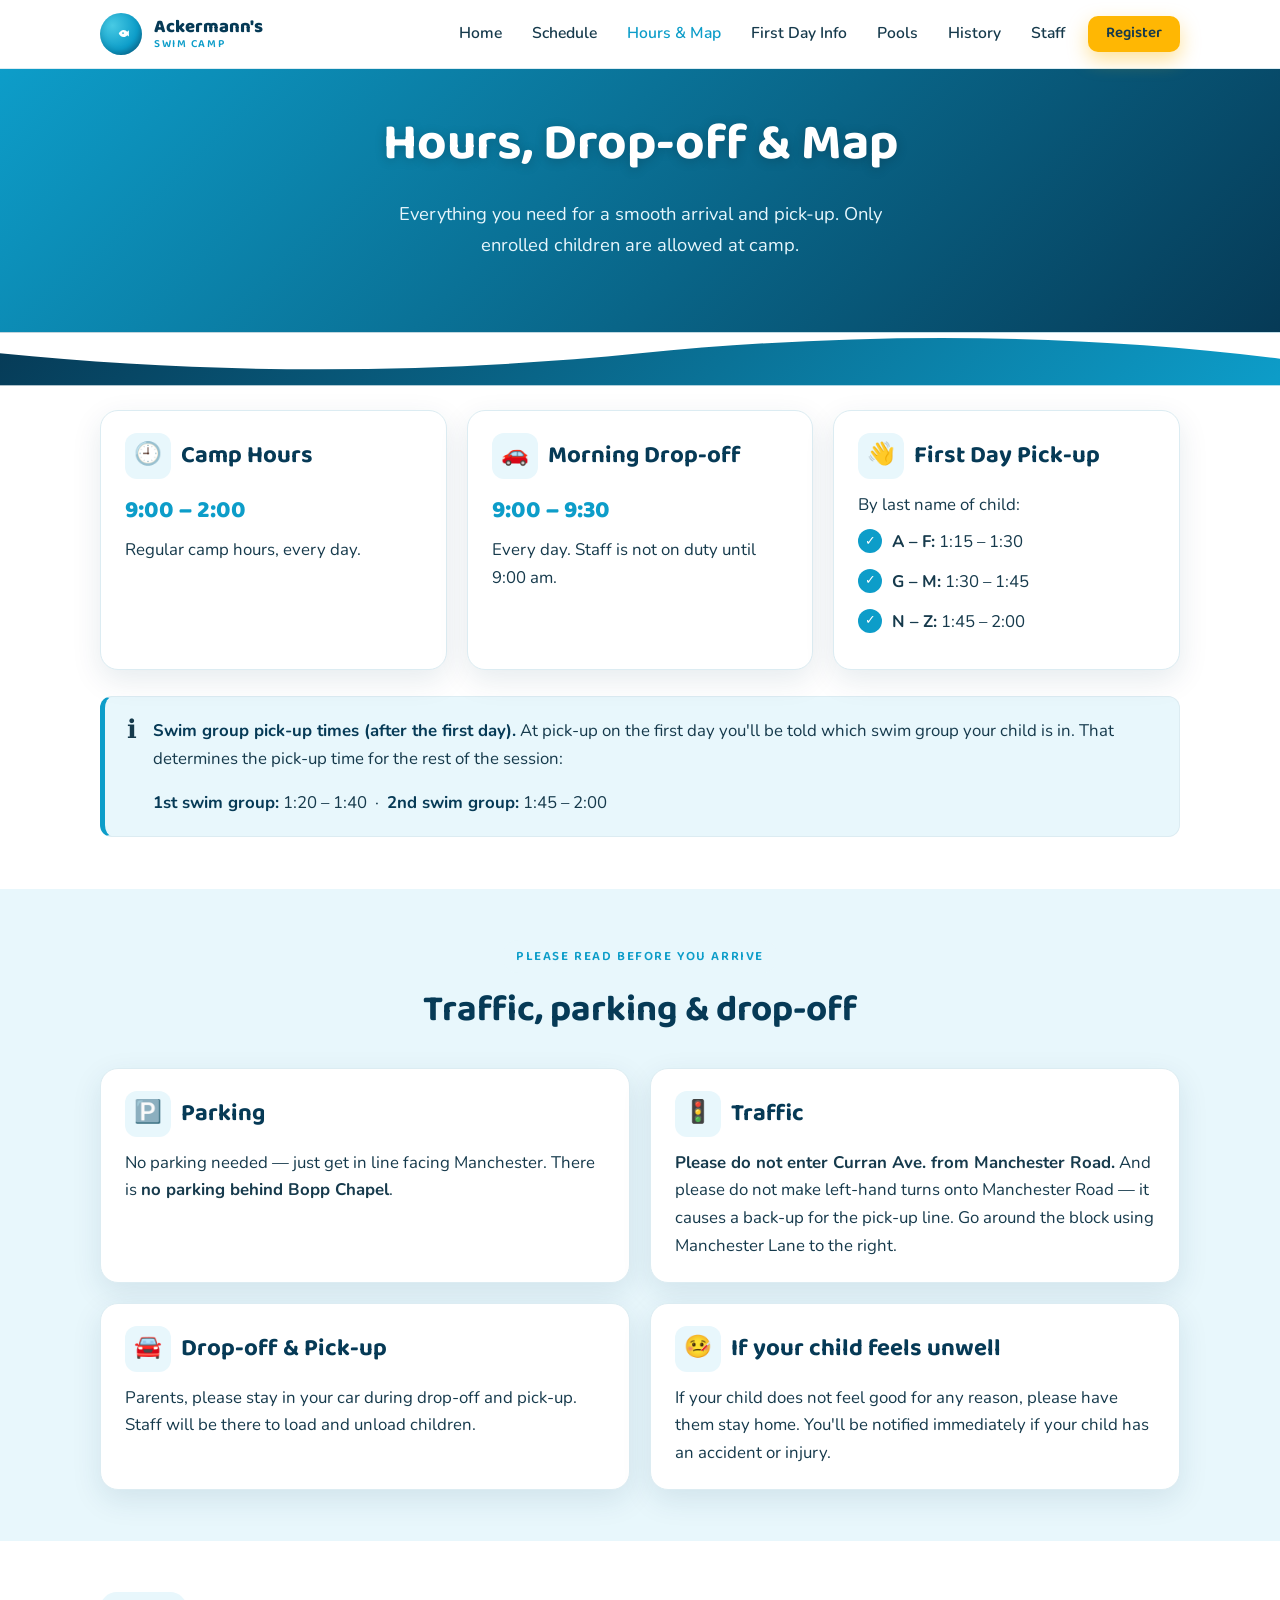
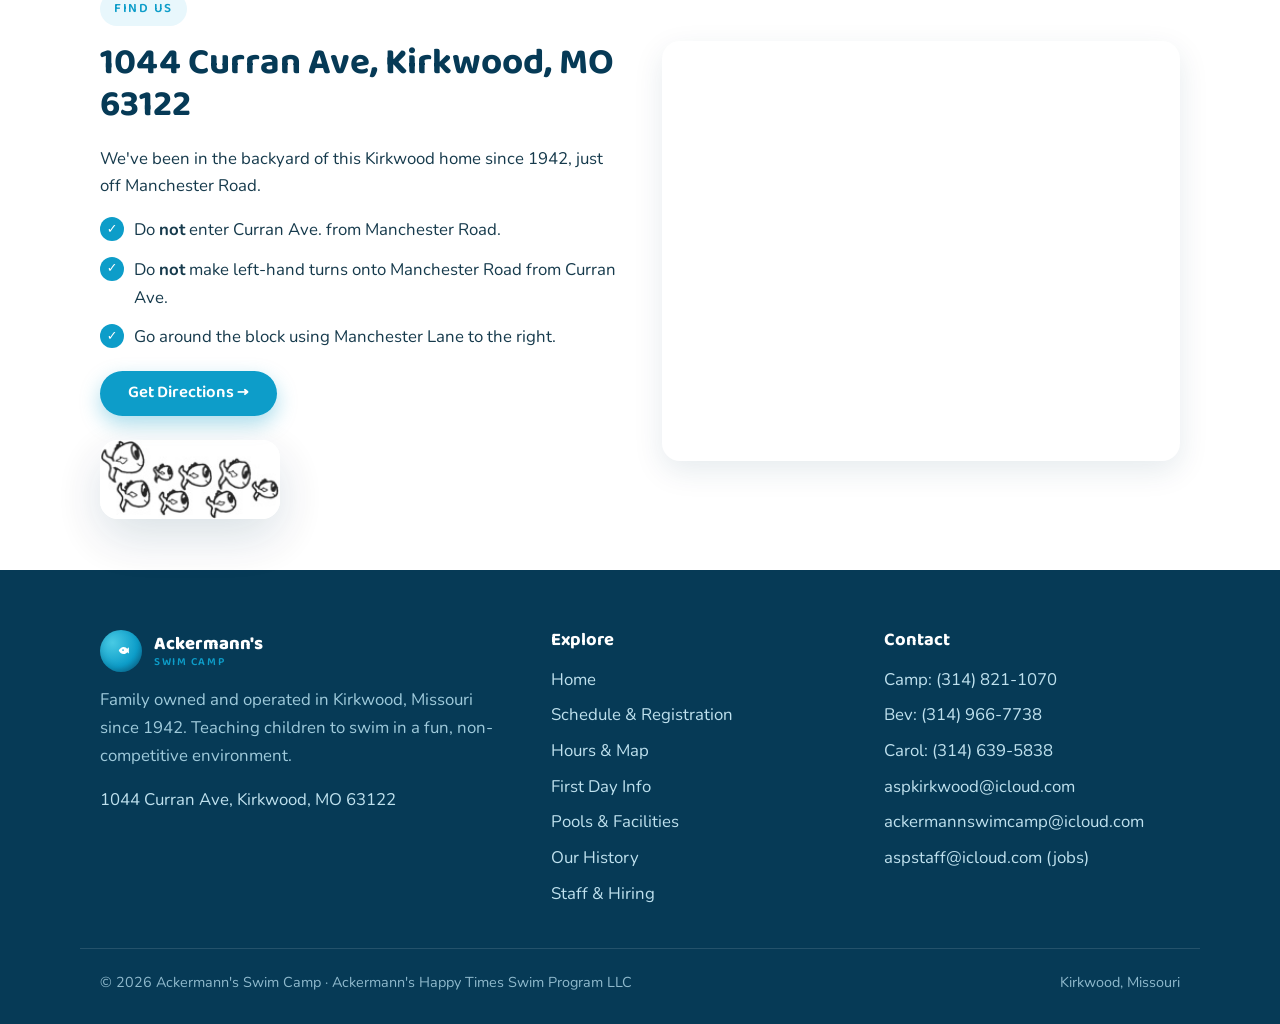
<file: hours-map.html>
<!DOCTYPE html>
<html lang="en">
<head>
  <meta charset="UTF-8">
  <meta name="viewport" content="width=device-width, initial-scale=1.0">
  <title>Hours, Drop-off &amp; Map | Ackermann's Swim Camp</title>
  <meta name="description" content="Camp hours, drop-off and pick-up times, traffic and parking directions, and a map to Ackermann's Swim Camp at 1044 Curran Ave, Kirkwood, MO 63122.">
  <link rel="icon" href="assets/favicon.svg" type="image/svg+xml">
  <link rel="preconnect" href="https://fonts.googleapis.com">
  <link rel="preconnect" href="https://fonts.gstatic.com" crossorigin>
  <link href="https://fonts.googleapis.com/css2?family=Baloo+2:wght@500;600;700;800&family=Nunito:wght@400;600;700;800&display=swap" rel="stylesheet">
  <link rel="stylesheet" href="assets/css/style.css">
</head>
<body>
<a class="skip-link" href="#main">Skip to content</a>

<header class="site-header">
  <div class="wrap nav">
    <a class="brand" href="index.html">
      <span class="brand-badge"><svg viewBox="0 0 64 64" aria-hidden="true"><path d="M39 21c-6 0-11 4.9-13 9.5C28 35 33 40 39 40c4.2 0 7.6-2.2 9.6-5l4.4 3.8V22.2L48.6 26c-2-2.8-5.4-5-9.6-5zm-1.6 6.2a2.3 2.3 0 1 1 0 4.6 2.3 2.3 0 0 1 0-4.6z" fill="#fff"/></svg></span>
      <span class="brand-name">Ackermann's<span>Swim Camp</span></span>
    </a>
    <button class="nav-toggle" aria-label="Menu" aria-expanded="false"><span></span></button>
    <ul class="nav-links">
      <li><a href="index.html">Home</a></li>
      <li><a href="schedule.html">Schedule</a></li>
      <li><a href="hours-map.html" class="active">Hours &amp; Map</a></li>
      <li><a href="first-day.html">First Day Info</a></li>
      <li><a href="pools.html">Pools</a></li>
      <li><a href="history.html">History</a></li>
      <li><a href="staff.html">Staff</a></li>
      <li><a class="btn btn--sun" href="https://www.regpack.com/reg/templates/build/?g_id=100919409" target="_blank" rel="noopener">Register</a></li>
    </ul>
  </div>
</header>

<main id="main">

<section class="page-banner">
  <div class="wrap">
    <h1>Hours, Drop-off &amp; Map</h1>
    <p>Everything you need for a smooth arrival and pick-up. Only enrolled children are allowed at camp.</p>
  </div>
</section>
<svg class="wave-divider top" viewBox="0 0 1440 60" preserveAspectRatio="none" aria-hidden="true" style="background:linear-gradient(135deg,#0d9dc9,#063a56);"><path fill="#ffffff" d="M0,30 C240,60 480,60 720,36 C960,12 1200,12 1440,36 L1440,60 L0,60 Z"></path></svg>

<!-- HOURS -->
<section class="section" style="padding-top:24px;">
  <div class="wrap">
    <div class="grid grid-3">
      <div class="card">
        <h3><span class="icon">🕘</span>Camp Hours</h3>
        <p style="font-size:1.5rem;font-family:var(--font-head);color:var(--pool);margin:0;font-weight:800;">9:00 – 2:00</p>
        <p style="margin-top:6px;">Regular camp hours, every day.</p>
      </div>
      <div class="card">
        <h3><span class="icon">🚗</span>Morning Drop-off</h3>
        <p style="font-size:1.5rem;font-family:var(--font-head);color:var(--pool);margin:0;font-weight:800;">9:00 – 9:30</p>
        <p style="margin-top:6px;">Every day. Staff is not on duty until 9:00&nbsp;am.</p>
      </div>
      <div class="card">
        <h3><span class="icon">👋</span>First Day Pick-up</h3>
        <p style="margin:0;">By last name of child:</p>
        <ul class="checklist" style="margin-top:10px;">
          <li><strong>A – F:</strong> 1:15 – 1:30</li>
          <li><strong>G – M:</strong> 1:30 – 1:45</li>
          <li><strong>N – Z:</strong> 1:45 – 2:00</li>
        </ul>
      </div>
    </div>

    <div class="callout info" style="margin-top:26px;">
      <span class="co-ico">ℹ️</span>
      <div>
        <p><strong>Swim group pick-up times (after the first day).</strong> At pick-up on the first day you'll be told which swim group your child is in. That determines the pick-up time for the rest of the session:</p>
        <p style="margin:0;"><strong>1st swim group:</strong> 1:20 – 1:40 &nbsp;·&nbsp; <strong>2nd swim group:</strong> 1:45 – 2:00</p>
      </div>
    </div>
  </div>
</section>

<!-- TRAFFIC & PARKING -->
<section class="section section--sky">
  <div class="wrap">
    <div class="center" style="max-width:640px;margin-inline:auto;">
      <span class="eyebrow">Please read before you arrive</span>
      <h2>Traffic, parking &amp; drop-off</h2>
    </div>
    <div class="grid grid-2" style="margin-top:36px;">
      <div class="card">
        <h3><span class="icon">🅿️</span>Parking</h3>
        <p>No parking needed — just get in line facing Manchester. There is <strong>no parking behind Bopp Chapel</strong>.</p>
      </div>
      <div class="card">
        <h3><span class="icon">🚦</span>Traffic</h3>
        <p><strong>Please do not enter Curran Ave. from Manchester Road.</strong> And please do not make left-hand turns onto Manchester Road — it causes a back-up for the pick-up line. Go around the block using Manchester Lane to the right.</p>
      </div>
      <div class="card">
        <h3><span class="icon">🚘</span>Drop-off &amp; Pick-up</h3>
        <p>Parents, please stay in your car during drop-off and pick-up. Staff will be there to load and unload children.</p>
      </div>
      <div class="card">
        <h3><span class="icon">🤒</span>If your child feels unwell</h3>
        <p>If your child does not feel good for any reason, please have them stay home. You'll be notified immediately if your child has an accident or injury.</p>
      </div>
    </div>
  </div>
</section>

<!-- MAP -->
<section class="section">
  <div class="wrap">
    <div class="split">
      <div>
        <span class="eyebrow">Find us</span>
        <h2>1044 Curran Ave, Kirkwood, MO 63122</h2>
        <p>We've been in the backyard of this Kirkwood home since 1942, just off Manchester Road.</p>
        <ul class="checklist" style="margin-top:16px;">
          <li>Do <strong>not</strong> enter Curran Ave. from Manchester Road.</li>
          <li>Do <strong>not</strong> make left-hand turns onto Manchester Road from Curran Ave.</li>
          <li>Go around the block using Manchester Lane to the right.</li>
        </ul>
        <p style="margin-top:20px;">
          <a class="btn btn--pool" href="https://www.google.com/maps/dir/?api=1&destination=1044+Curran+Ave+Kirkwood+MO+63122" target="_blank" rel="noopener">Get Directions →</a>
        </p>
        <img src="assets/images/hours-and-map/98C42B1D-10AF-4E00-81AD-E1324C2060A4_1_102_o.jpeg" alt="" aria-hidden="true" style="width:180px;max-width:60%;margin-top:24px;opacity:.85;">
      </div>
      <div class="split-media">
        <iframe class="map-embed" title="Map to Ackermann's Swim Camp, 1044 Curran Ave, Kirkwood, MO"
          src="https://www.google.com/maps?q=1044+Curran+Ave+Kirkwood+MO+63122&output=embed"
          loading="lazy" referrerpolicy="no-referrer-when-downgrade"></iframe>
      </div>
    </div>
  </div>
</section>

</main>

<footer class="site-footer">
  <div class="wrap footer-grid">
    <div class="footer-brand">
      <div class="brand" style="margin-bottom:14px;">
        <span class="brand-badge"><svg viewBox="0 0 64 64" aria-hidden="true"><path d="M39 21c-6 0-11 4.9-13 9.5C28 35 33 40 39 40c4.2 0 7.6-2.2 9.6-5l4.4 3.8V22.2L48.6 26c-2-2.8-5.4-5-9.6-5zm-1.6 6.2a2.3 2.3 0 1 1 0 4.6 2.3 2.3 0 0 1 0-4.6z" fill="#fff"/></svg></span>
        <span class="brand-name" style="color:#fff;">Ackermann's<span>Swim Camp</span></span>
      </div>
      <p>Family owned and operated in Kirkwood, Missouri since 1942. Teaching children to swim in a fun, non-competitive environment.</p>
      <p><a href="https://www.google.com/maps/search/?api=1&query=1044+Curran+Ave+Kirkwood+MO+63122" target="_blank" rel="noopener">1044 Curran Ave, Kirkwood, MO 63122</a></p>
    </div>
    <div>
      <h4>Explore</h4>
      <ul class="footer-links">
        <li><a href="index.html">Home</a></li>
        <li><a href="schedule.html">Schedule &amp; Registration</a></li>
        <li><a href="hours-map.html">Hours &amp; Map</a></li>
        <li><a href="first-day.html">First Day Info</a></li>
        <li><a href="pools.html">Pools &amp; Facilities</a></li>
        <li><a href="history.html">Our History</a></li>
        <li><a href="staff.html">Staff &amp; Hiring</a></li>
      </ul>
    </div>
    <div>
      <h4>Contact</h4>
      <ul class="footer-links">
        <li><a href="tel:+13148211070">Camp: (314) 821-1070</a></li>
        <li><a href="tel:+13149667738">Bev: (314) 966-7738</a></li>
        <li><a href="tel:+13146395838">Carol: (314) 639-5838</a></li>
        <li><a href="mailto:aspkirkwood@icloud.com">aspkirkwood@icloud.com</a></li>
        <li><a href="mailto:ackermannswimcamp@icloud.com">ackermannswimcamp@icloud.com</a></li>
        <li><a href="mailto:aspstaff@icloud.com">aspstaff@icloud.com (jobs)</a></li>
      </ul>
    </div>
  </div>
  <div class="wrap footer-bottom">
    <span>&copy; <span id="year">2026</span> Ackermann's Swim Camp · Ackermann's Happy Times Swim Program LLC</span>
    <span>Kirkwood, Missouri</span>
  </div>
</footer>

<script src="assets/js/main.js"></script>
</body>
</html>
</file>
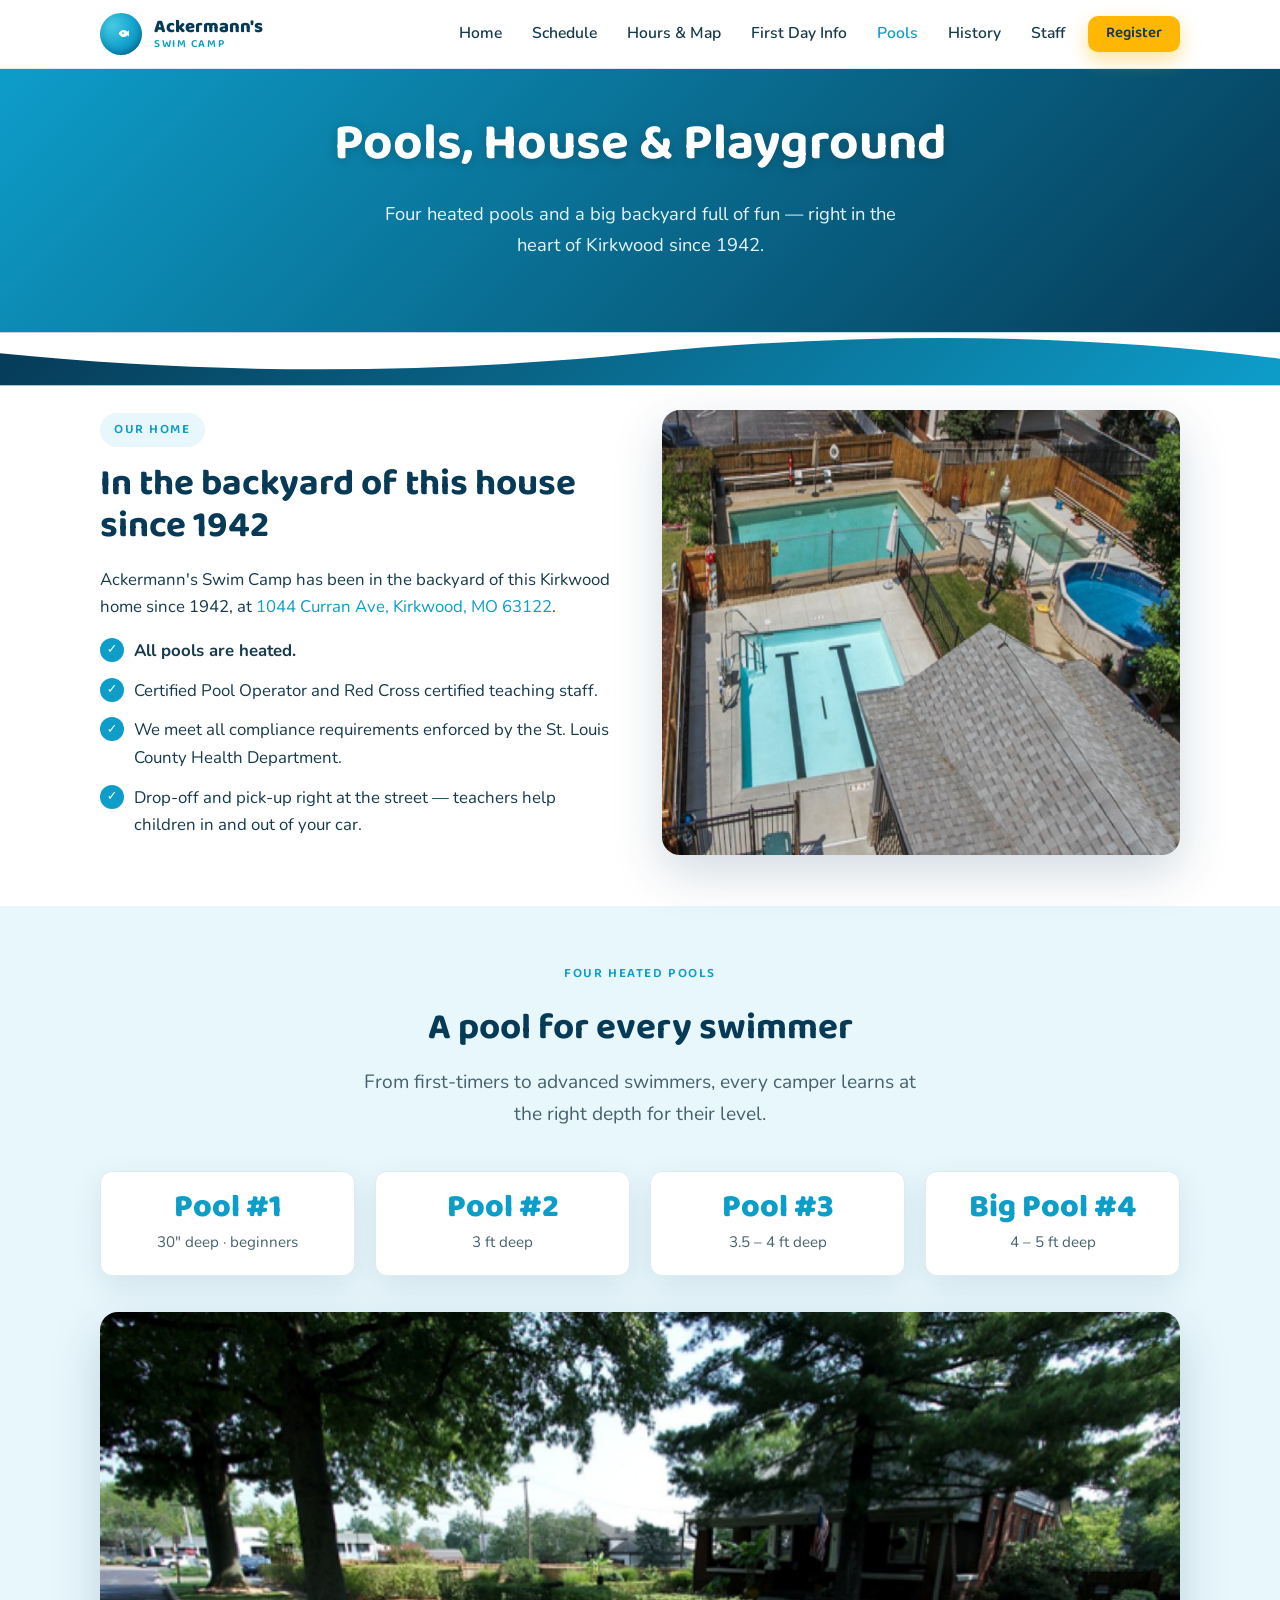
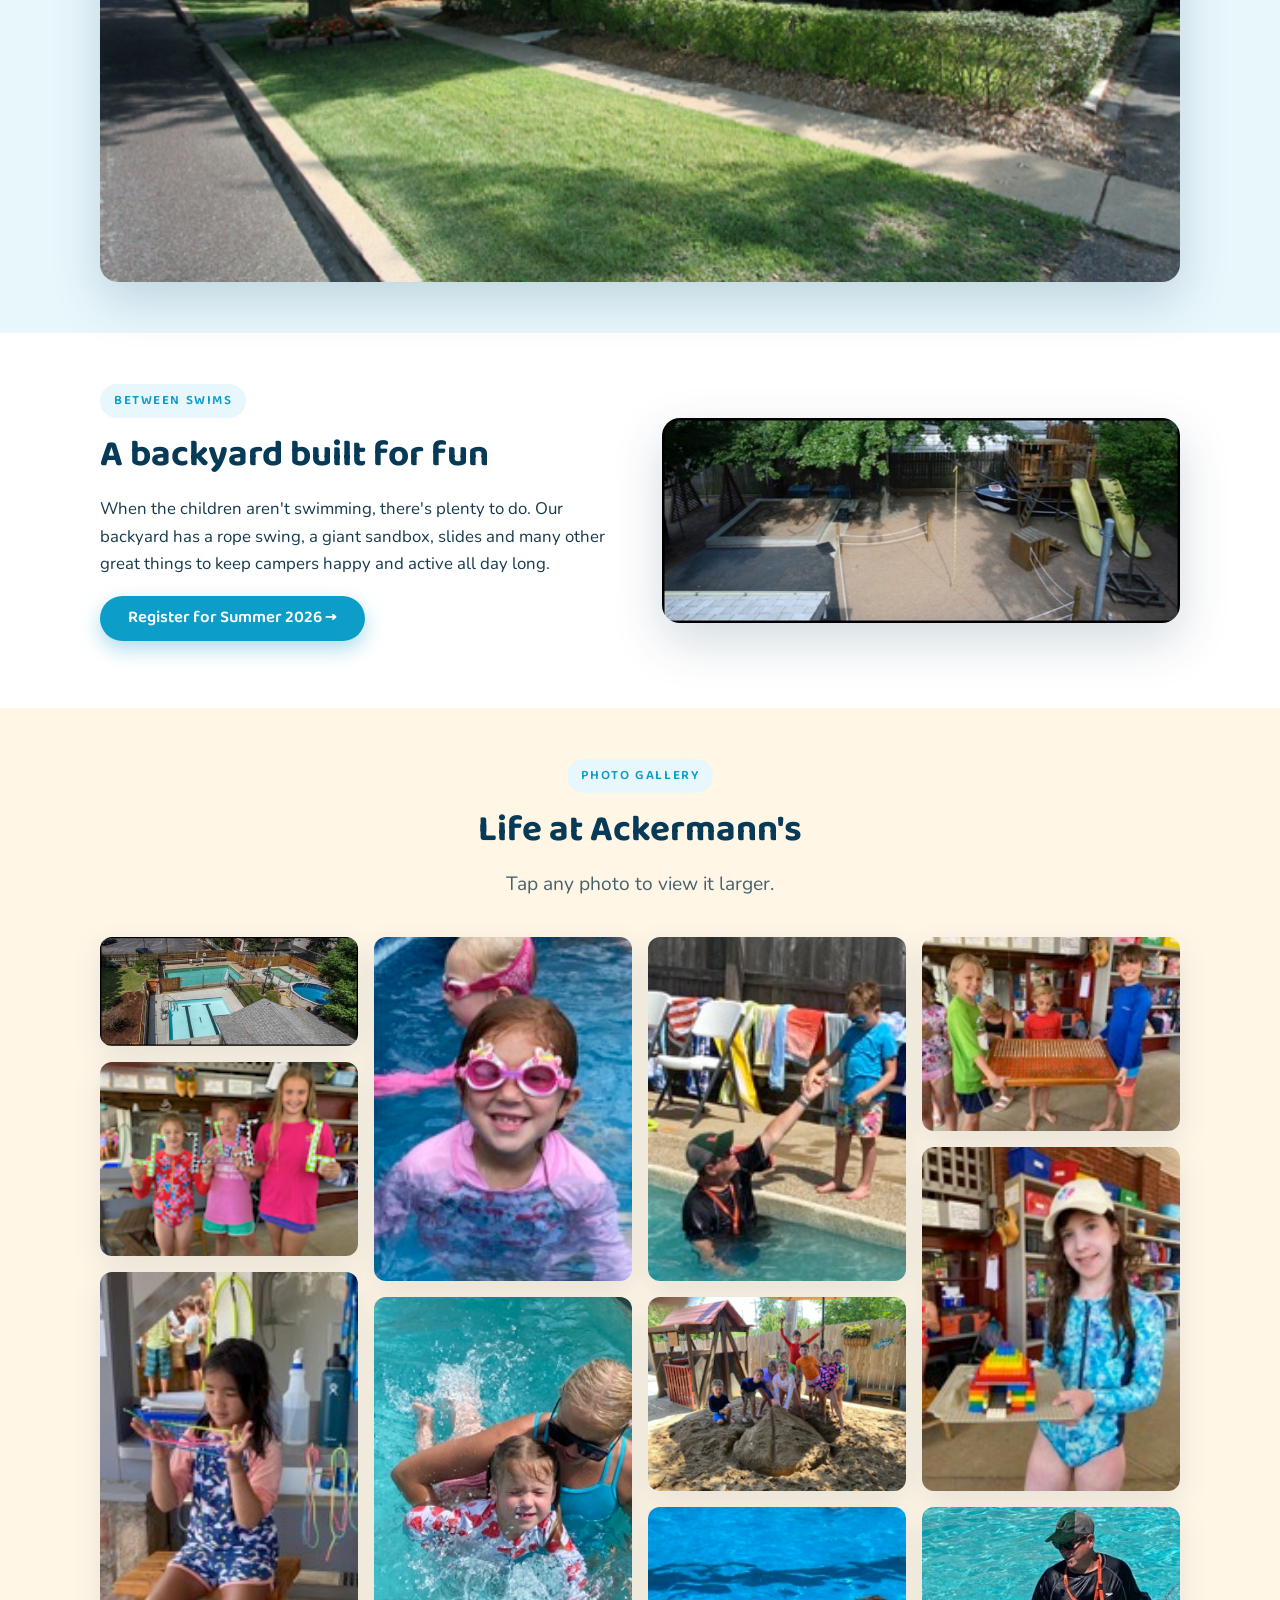
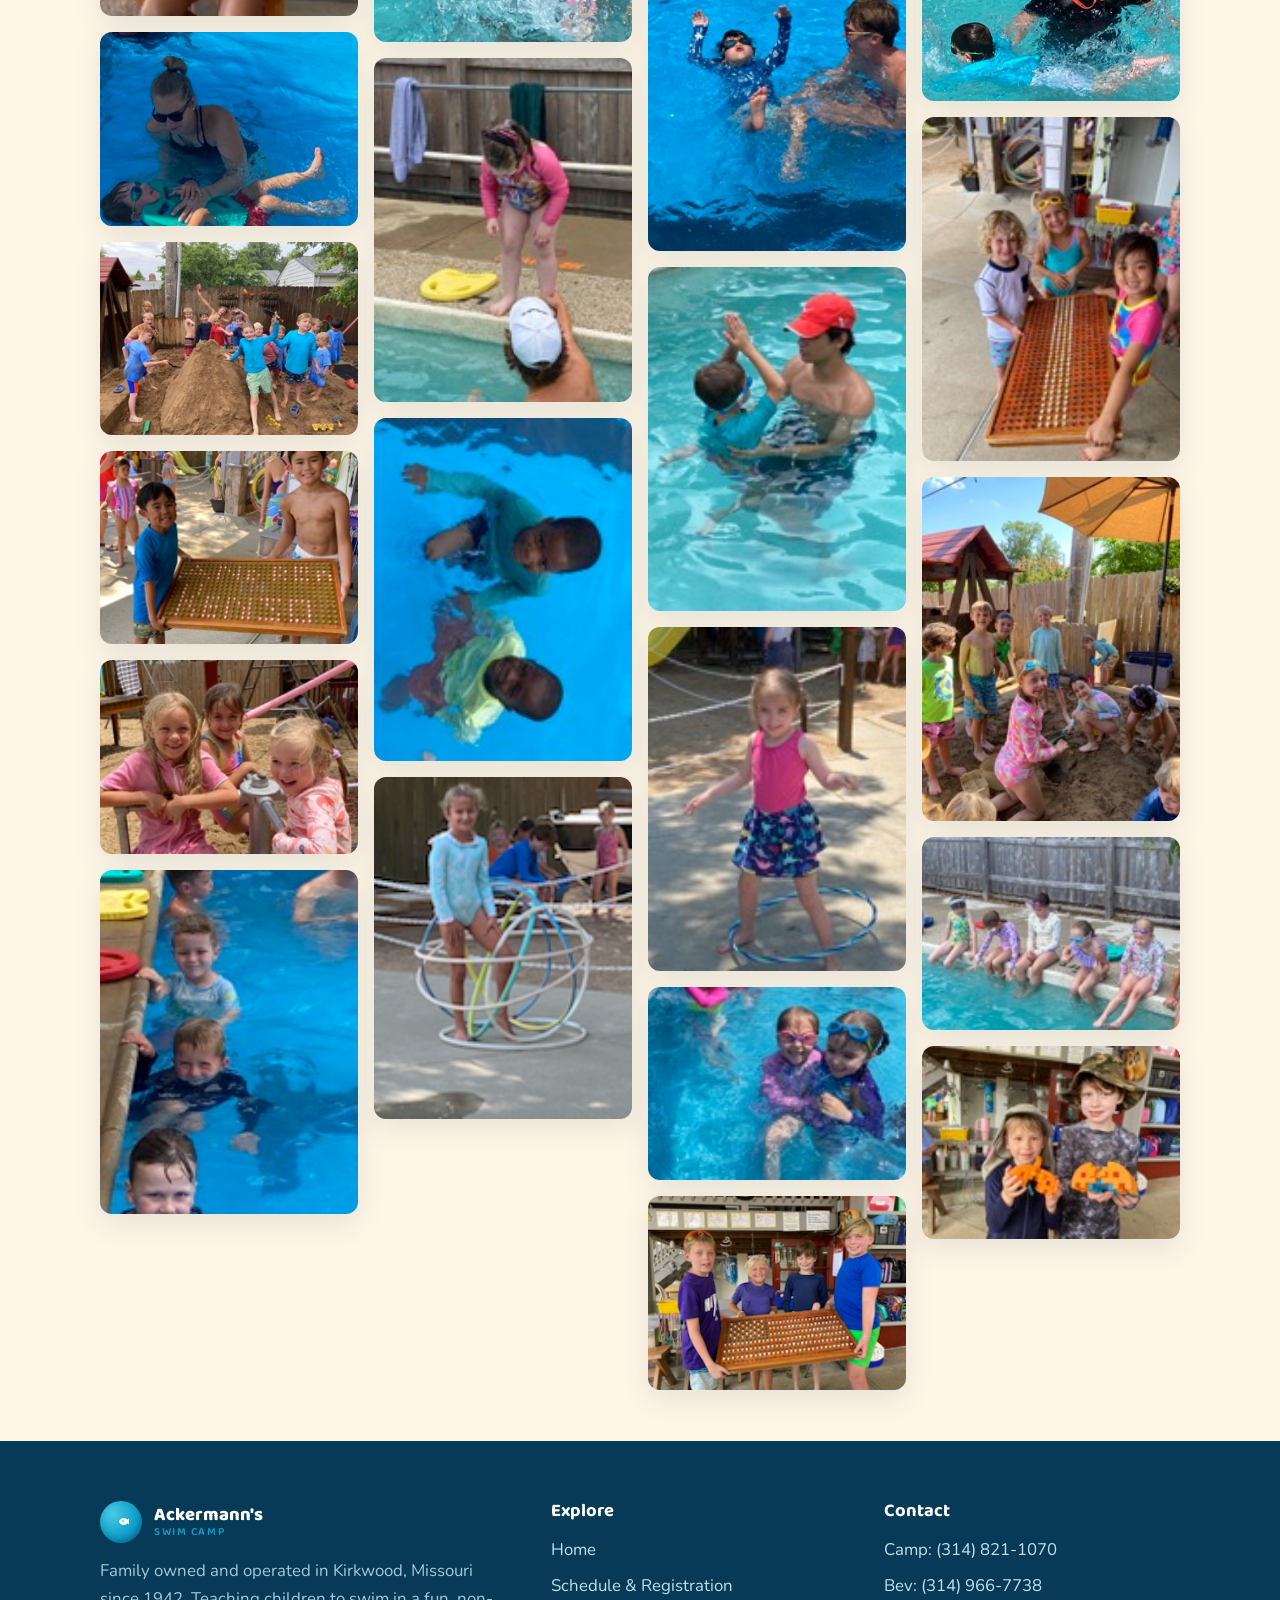
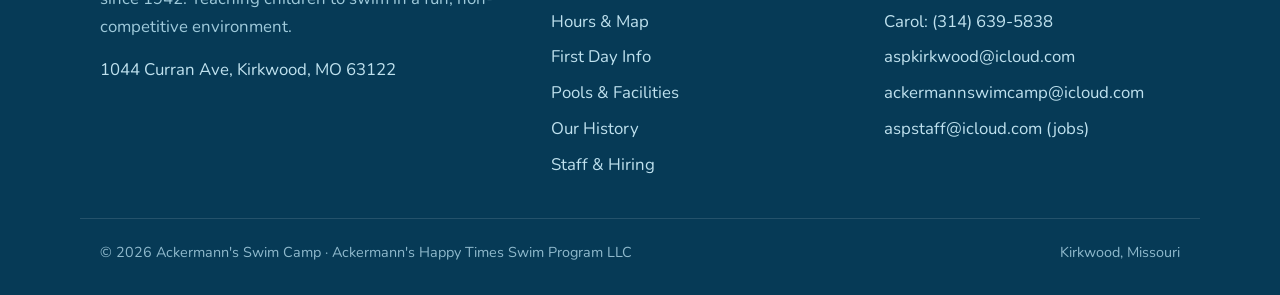
<file: pools.html>
<!DOCTYPE html>
<html lang="en">
<head>
  <meta charset="UTF-8">
  <meta name="viewport" content="width=device-width, initial-scale=1.0">
  <title>Pools, House &amp; Playground | Ackermann's Swim Camp</title>
  <meta name="description" content="Four heated pools, a certified teaching staff, and a big backyard playground with a rope swing, giant sandbox and slides — see Ackermann's Swim Camp facilities in Kirkwood, MO.">
  <link rel="icon" href="assets/favicon.svg" type="image/svg+xml">
  <link rel="preconnect" href="https://fonts.googleapis.com">
  <link rel="preconnect" href="https://fonts.gstatic.com" crossorigin>
  <link href="https://fonts.googleapis.com/css2?family=Baloo+2:wght@500;600;700;800&family=Nunito:wght@400;600;700;800&display=swap" rel="stylesheet">
  <link rel="stylesheet" href="assets/css/style.css">
</head>
<body>
<a class="skip-link" href="#main">Skip to content</a>

<header class="site-header">
  <div class="wrap nav">
    <a class="brand" href="index.html">
      <span class="brand-badge"><svg viewBox="0 0 64 64" aria-hidden="true"><path d="M39 21c-6 0-11 4.9-13 9.5C28 35 33 40 39 40c4.2 0 7.6-2.2 9.6-5l4.4 3.8V22.2L48.6 26c-2-2.8-5.4-5-9.6-5zm-1.6 6.2a2.3 2.3 0 1 1 0 4.6 2.3 2.3 0 0 1 0-4.6z" fill="#fff"/></svg></span>
      <span class="brand-name">Ackermann's<span>Swim Camp</span></span>
    </a>
    <button class="nav-toggle" aria-label="Menu" aria-expanded="false"><span></span></button>
    <ul class="nav-links">
      <li><a href="index.html">Home</a></li>
      <li><a href="schedule.html">Schedule</a></li>
      <li><a href="hours-map.html">Hours &amp; Map</a></li>
      <li><a href="first-day.html">First Day Info</a></li>
      <li><a href="pools.html" class="active">Pools</a></li>
      <li><a href="history.html">History</a></li>
      <li><a href="staff.html">Staff</a></li>
      <li><a class="btn btn--sun" href="https://www.regpack.com/reg/templates/build/?g_id=100919409" target="_blank" rel="noopener">Register</a></li>
    </ul>
  </div>
</header>

<main id="main">

<section class="page-banner">
  <div class="wrap">
    <h1>Pools, House &amp; Playground</h1>
    <p>Four heated pools and a big backyard full of fun — right in the heart of Kirkwood since 1942.</p>
  </div>
</section>
<svg class="wave-divider top" viewBox="0 0 1440 60" preserveAspectRatio="none" aria-hidden="true" style="background:linear-gradient(135deg,#0d9dc9,#063a56);"><path fill="#ffffff" d="M0,30 C240,60 480,60 720,36 C960,12 1200,12 1440,36 L1440,60 L0,60 Z"></path></svg>

<!-- INTRO -->
<section class="section" style="padding-top:24px;">
  <div class="wrap split">
    <div>
      <span class="eyebrow">Our home</span>
      <h2>In the backyard of this house since 1942</h2>
      <p>Ackermann's Swim Camp has been in the backyard of this Kirkwood home since 1942, at <a href="https://www.google.com/maps/search/?api=1&query=1044+Curran+Ave+Kirkwood+MO+63122" target="_blank" rel="noopener">1044 Curran Ave, Kirkwood, MO 63122</a>.</p>
      <ul class="checklist" style="margin-top:14px;">
        <li><strong>All pools are heated.</strong></li>
        <li>Certified Pool Operator and Red Cross certified teaching staff.</li>
        <li>We meet all compliance requirements enforced by the St. Louis County Health Department.</li>
        <li>Drop-off and pick-up right at the street — teachers help children in and out of your car.</li>
      </ul>
    </div>
    <div class="split-media">
      <img src="assets/images/pools-and-house/shapeimage_7.png" alt="The front of the Ackermann's home and yard in Kirkwood" width="785" height="445">
    </div>
  </div>
</section>

<!-- POOLS -->
<section class="section section--sky">
  <div class="wrap">
    <div class="center" style="max-width:640px;margin-inline:auto;">
      <span class="eyebrow">Four heated pools</span>
      <h2>A pool for every swimmer</h2>
      <p class="lead" style="margin-inline:auto;">From first-timers to advanced swimmers, every camper learns at the right depth for their level.</p>
    </div>
    <div class="grid grid-4" style="margin-top:40px;">
      <div class="fact"><div class="num">Pool #1</div><div class="lbl">30&quot; deep · beginners</div></div>
      <div class="fact"><div class="num">Pool #2</div><div class="lbl">3&nbsp;ft deep</div></div>
      <div class="fact"><div class="num">Pool #3</div><div class="lbl">3.5 – 4&nbsp;ft deep</div></div>
      <div class="fact"><div class="num">Big Pool #4</div><div class="lbl">4 – 5&nbsp;ft deep</div></div>
    </div>
    <div style="margin-top:36px;">
      <img src="assets/images/pools-and-house/shapeimage_5.png" alt="Aerial view of all four heated pools at Ackermann's Swim Camp" style="border-radius:var(--radius);box-shadow:var(--shadow-lg);width:100%;">
    </div>
  </div>
</section>

<!-- PLAYGROUND -->
<section class="section">
  <div class="wrap split reverse">
    <div>
      <span class="eyebrow">Between swims</span>
      <h2>A backyard built for fun</h2>
      <p>When the children aren't swimming, there's plenty to do. Our backyard has a rope swing, a giant sandbox, slides and many other great things to keep campers happy and active all day long.</p>
      <p style="margin-top:18px;"><a class="btn btn--pool" href="https://www.regpack.com/reg/templates/build/?g_id=100919409" target="_blank" rel="noopener">Register for Summer 2026 →</a></p>
    </div>
    <div class="split-media">
      <img src="assets/images/pools-and-house/IMG_8493_2.jpg" alt="Campers playing in the Ackermann's backyard">
    </div>
  </div>
</section>

<!-- GALLERY -->
<section class="section section--sand">
  <div class="wrap">
    <div class="center" style="max-width:640px;margin-inline:auto;">
      <span class="eyebrow">Photo gallery</span>
      <h2>Life at Ackermann's</h2>
      <p class="lead" style="margin-inline:auto;">Tap any photo to view it larger.</p>
    </div>
    <div class="gallery" style="margin-top:36px;">
      <img src="assets/images/pool-and-playground/ASP all pools 2014.png" alt="All four pools at Ackermann's">
      <img src="assets/images/pool-and-playground/4A8095BF-1C73-4653-9B4B-0257B52B85C0.png" alt="Pools and playground">
      <img src="assets/images/pool-and-playground/IMG_0059.jpg" alt="Camper at the pool">
      <img src="assets/images/pool-and-playground/IMG_1078.jpeg" alt="Instructor teaching a camper to swim">
      <img src="assets/images/pool-and-playground/IMG_1138.jpeg" alt="Swim lesson in the heated pool">
      <img src="assets/images/pool-and-playground/IMG_1108.jpeg" alt="Children swimming">
      <img src="assets/images/pool-and-playground/IMG_0875.jpeg" alt="Camper learning to swim">
      <img src="assets/images/pool-and-playground/IMG_1203.jpeg" alt="Swim instruction at Ackermann's">
      <img src="assets/images/pool-and-playground/IMG_1493.jpeg" alt="Campers enjoying the pool">
      <img src="assets/images/pool-and-playground/IMG_1547.jpeg" alt="Children at swim camp">
      <img src="assets/images/pool-and-playground/IMG_1560.jpeg" alt="Swim lesson">
      <img src="assets/images/pool-and-playground/IMG_1743.jpeg" alt="Pool fun at camp">
      <img src="assets/images/pool-and-playground/2ACBD5F9-1D75-4FD8-97B7-1678148F03C1.png" alt="Pools and playground area">
      <img src="assets/images/pool-and-playground/IMG_2099.jpeg" alt="Campers swimming">
      <img src="assets/images/pool-and-playground/4909B802-9E84-4983-94A6-851E0410205D.png" alt="Pool view">
      <img src="assets/images/pool-and-playground/IMG_1655.jpeg" alt="Swim lesson at Ackermann's">
      <img src="assets/images/pool-and-playground/IMG_1894.jpeg" alt="Children at the pool">
      <img src="assets/images/pool-and-playground/IMG_1808.jpeg" alt="Camper swimming">
      <img src="assets/images/pool-and-playground/IMG_1799.jpeg" alt="Swim instruction">
      <img src="assets/images/pool-and-playground/8DDAADC5-1E98-4093-BCD7-BAFD209F1516.png" alt="Pool and playground">
      <img src="assets/images/pool-and-playground/IMG_2163.jpeg" alt="Campers at swim camp">
      <img src="assets/images/pool-and-playground/IMG_2070.jpeg" alt="Children swimming">
      <img src="assets/images/pool-and-playground/IMG_2060.jpeg" alt="Swim lesson at the pool">
      <img src="assets/images/pool-and-playground/IMG_1861.jpeg" alt="Camper learning to swim">
      <img src="assets/images/pool-and-playground/IMG_1952.jpeg" alt="Pool fun">
      <img src="assets/images/pool-and-playground/IMG_2103.jpeg" alt="Children at Ackermann's">
      <img src="assets/images/pool-and-playground/IMG_2262.jpeg" alt="Swim camp memories">
    </div>
  </div>
</section>

</main>

<footer class="site-footer">
  <div class="wrap footer-grid">
    <div class="footer-brand">
      <div class="brand" style="margin-bottom:14px;">
        <span class="brand-badge"><svg viewBox="0 0 64 64" aria-hidden="true"><path d="M39 21c-6 0-11 4.9-13 9.5C28 35 33 40 39 40c4.2 0 7.6-2.2 9.6-5l4.4 3.8V22.2L48.6 26c-2-2.8-5.4-5-9.6-5zm-1.6 6.2a2.3 2.3 0 1 1 0 4.6 2.3 2.3 0 0 1 0-4.6z" fill="#fff"/></svg></span>
        <span class="brand-name" style="color:#fff;">Ackermann's<span>Swim Camp</span></span>
      </div>
      <p>Family owned and operated in Kirkwood, Missouri since 1942. Teaching children to swim in a fun, non-competitive environment.</p>
      <p><a href="https://www.google.com/maps/search/?api=1&query=1044+Curran+Ave+Kirkwood+MO+63122" target="_blank" rel="noopener">1044 Curran Ave, Kirkwood, MO 63122</a></p>
    </div>
    <div>
      <h4>Explore</h4>
      <ul class="footer-links">
        <li><a href="index.html">Home</a></li>
        <li><a href="schedule.html">Schedule &amp; Registration</a></li>
        <li><a href="hours-map.html">Hours &amp; Map</a></li>
        <li><a href="first-day.html">First Day Info</a></li>
        <li><a href="pools.html">Pools &amp; Facilities</a></li>
        <li><a href="history.html">Our History</a></li>
        <li><a href="staff.html">Staff &amp; Hiring</a></li>
      </ul>
    </div>
    <div>
      <h4>Contact</h4>
      <ul class="footer-links">
        <li><a href="tel:+13148211070">Camp: (314) 821-1070</a></li>
        <li><a href="tel:+13149667738">Bev: (314) 966-7738</a></li>
        <li><a href="tel:+13146395838">Carol: (314) 639-5838</a></li>
        <li><a href="mailto:aspkirkwood@icloud.com">aspkirkwood@icloud.com</a></li>
        <li><a href="mailto:ackermannswimcamp@icloud.com">ackermannswimcamp@icloud.com</a></li>
        <li><a href="mailto:aspstaff@icloud.com">aspstaff@icloud.com (jobs)</a></li>
      </ul>
    </div>
  </div>
  <div class="wrap footer-bottom">
    <span>&copy; <span id="year">2026</span> Ackermann's Swim Camp · Ackermann's Happy Times Swim Program LLC</span>
    <span>Kirkwood, Missouri</span>
  </div>
</footer>

<script src="assets/js/main.js"></script>
</body>
</html>
</file>
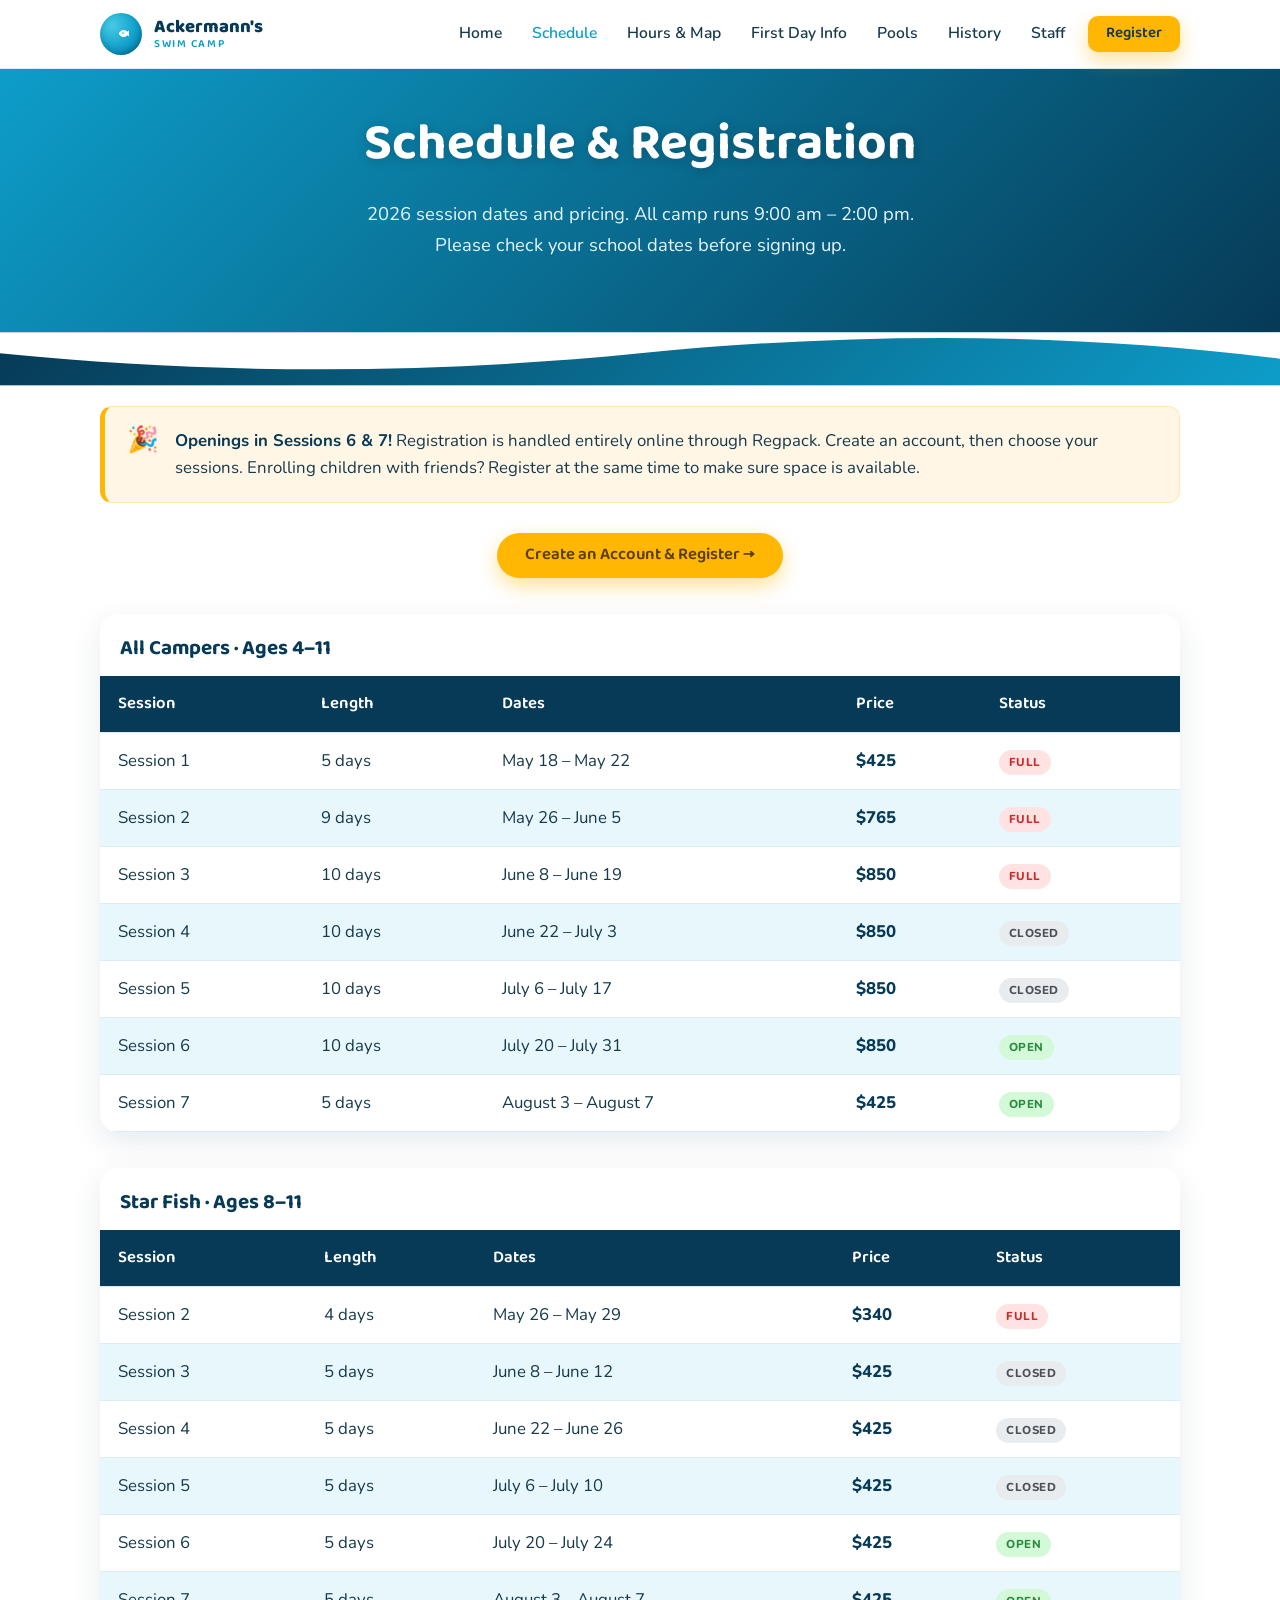
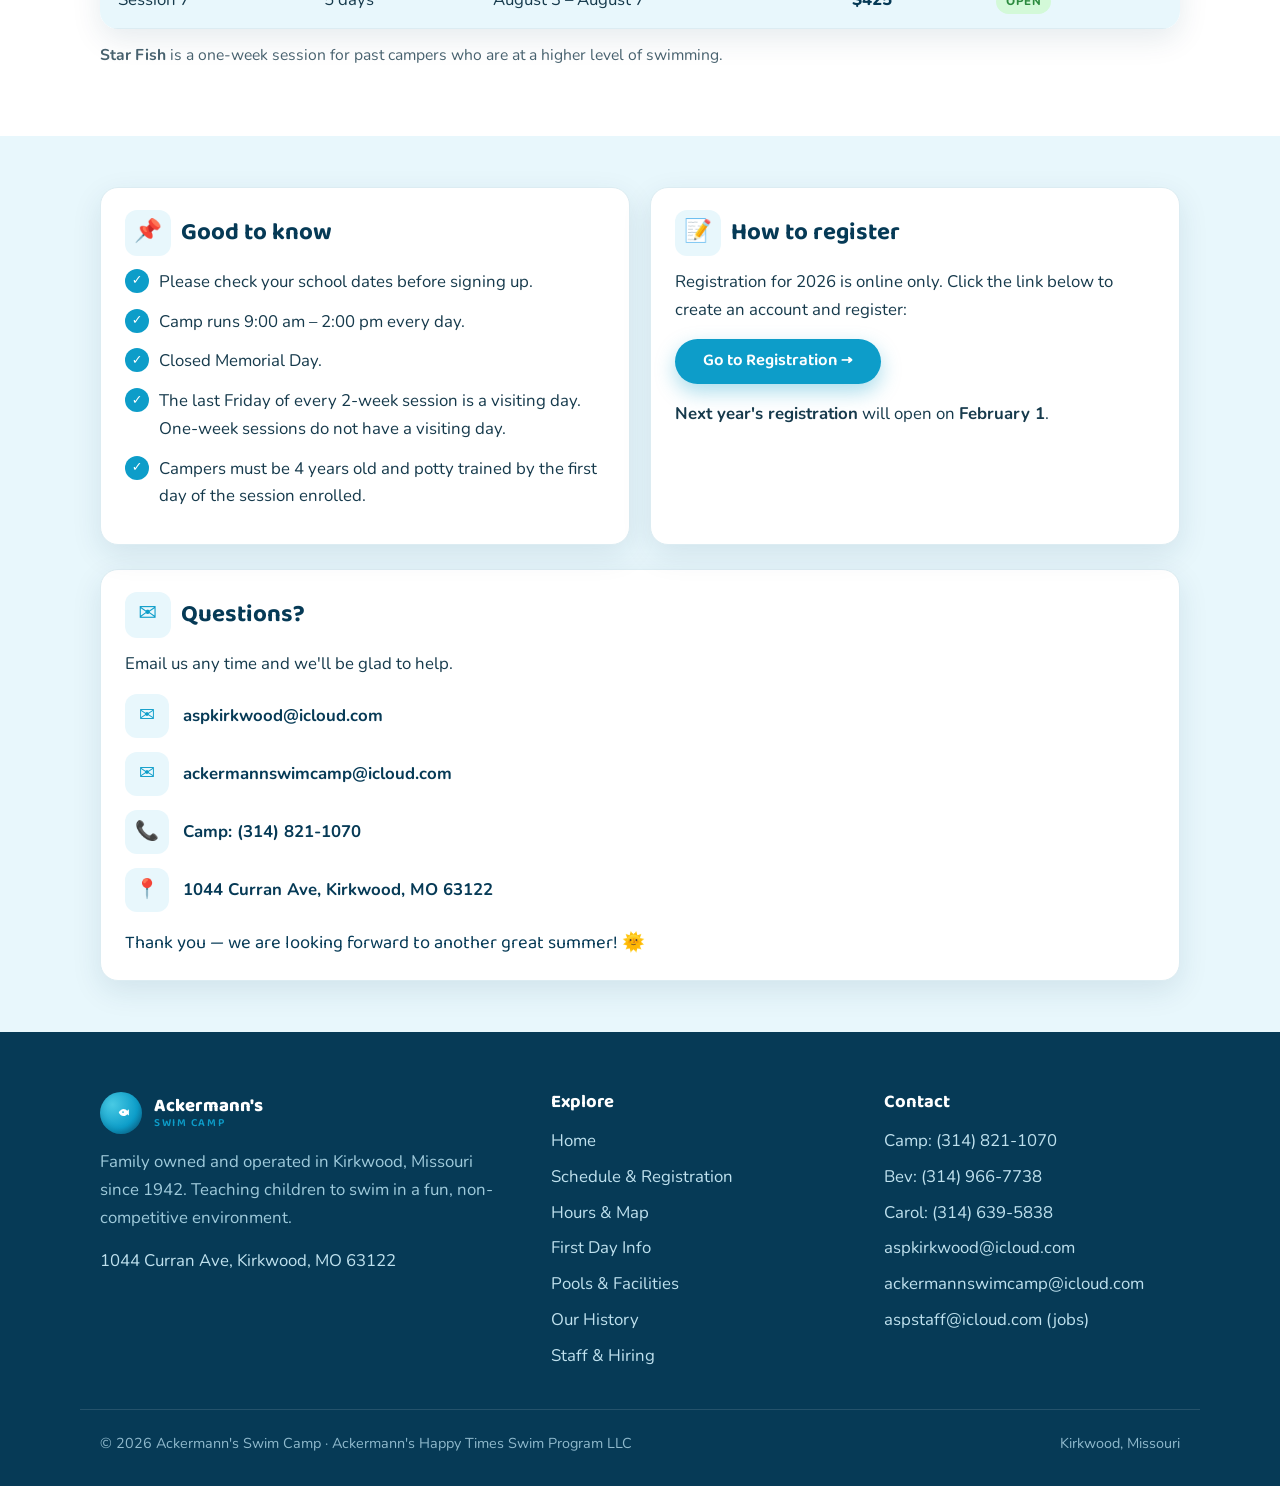
<file: schedule.html>
<!DOCTYPE html>
<html lang="en">
<head>
  <meta charset="UTF-8">
  <meta name="viewport" content="width=device-width, initial-scale=1.0">
  <title>Schedule &amp; Registration | Ackermann's Swim Camp</title>
  <meta name="description" content="2026 session dates, pricing, and online registration for Ackermann's Swim Camp in Kirkwood, MO. Sessions for all campers ages 4–11 plus Star Fish sessions for advanced swimmers ages 8–11.">
  <link rel="icon" href="assets/favicon.svg" type="image/svg+xml">
  <link rel="preconnect" href="https://fonts.googleapis.com">
  <link rel="preconnect" href="https://fonts.gstatic.com" crossorigin>
  <link href="https://fonts.googleapis.com/css2?family=Baloo+2:wght@500;600;700;800&family=Nunito:wght@400;600;700;800&display=swap" rel="stylesheet">
  <link rel="stylesheet" href="assets/css/style.css">
</head>
<body>
<a class="skip-link" href="#main">Skip to content</a>

<header class="site-header">
  <div class="wrap nav">
    <a class="brand" href="index.html">
      <span class="brand-badge"><svg viewBox="0 0 64 64" aria-hidden="true"><path d="M39 21c-6 0-11 4.9-13 9.5C28 35 33 40 39 40c4.2 0 7.6-2.2 9.6-5l4.4 3.8V22.2L48.6 26c-2-2.8-5.4-5-9.6-5zm-1.6 6.2a2.3 2.3 0 1 1 0 4.6 2.3 2.3 0 0 1 0-4.6z" fill="#fff"/></svg></span>
      <span class="brand-name">Ackermann's<span>Swim Camp</span></span>
    </a>
    <button class="nav-toggle" aria-label="Menu" aria-expanded="false"><span></span></button>
    <ul class="nav-links">
      <li><a href="index.html">Home</a></li>
      <li><a href="schedule.html" class="active">Schedule</a></li>
      <li><a href="hours-map.html">Hours &amp; Map</a></li>
      <li><a href="first-day.html">First Day Info</a></li>
      <li><a href="pools.html">Pools</a></li>
      <li><a href="history.html">History</a></li>
      <li><a href="staff.html">Staff</a></li>
      <li><a class="btn btn--sun" href="https://www.regpack.com/reg/templates/build/?g_id=100919409" target="_blank" rel="noopener">Register</a></li>
    </ul>
  </div>
</header>

<main id="main">

<section class="page-banner">
  <div class="wrap">
    <h1>Schedule &amp; Registration</h1>
    <p>2026 session dates and pricing. All camp runs 9:00&nbsp;am – 2:00&nbsp;pm. Please check your school dates before signing up.</p>
  </div>
</section>
<svg class="wave-divider top" viewBox="0 0 1440 60" preserveAspectRatio="none" aria-hidden="true" style="background:linear-gradient(135deg,#0d9dc9,#063a56);"><path fill="#ffffff" d="M0,30 C240,60 480,60 720,36 C960,12 1200,12 1440,36 L1440,60 L0,60 Z"></path></svg>

<section class="section" style="padding-top:20px;">
  <div class="wrap">

    <div class="callout" style="margin-bottom:30px;">
      <span class="co-ico">🎉</span>
      <p><strong>Openings in Sessions 6 &amp; 7!</strong> Registration is handled entirely online through Regpack. Create an account, then choose your sessions. Enrolling children with friends? Register at the same time to make sure space is available.</p>
    </div>

    <p class="center" style="margin-bottom:36px;">
      <a class="btn btn--sun" href="https://www.regpack.com/reg/templates/build/?g_id=100919409" target="_blank" rel="noopener">Create an Account &amp; Register →</a>
    </p>

    <!-- ALL CAMPERS -->
    <div class="table-wrap" style="margin-bottom:36px;">
      <table class="sessions">
        <caption>All Campers · Ages 4–11</caption>
        <thead>
          <tr><th>Session</th><th>Length</th><th>Dates</th><th>Price</th><th>Status</th></tr>
        </thead>
        <tbody>
          <tr><td>Session 1</td><td>5 days</td><td>May 18 – May 22</td><td class="price">$425</td><td><span class="badge full">Full</span></td></tr>
          <tr><td>Session 2</td><td>9 days</td><td>May 26 – June 5</td><td class="price">$765</td><td><span class="badge full">Full</span></td></tr>
          <tr><td>Session 3</td><td>10 days</td><td>June 8 – June 19</td><td class="price">$850</td><td><span class="badge full">Full</span></td></tr>
          <tr><td>Session 4</td><td>10 days</td><td>June 22 – July 3</td><td class="price">$850</td><td><span class="badge closed">Closed</span></td></tr>
          <tr><td>Session 5</td><td>10 days</td><td>July 6 – July 17</td><td class="price">$850</td><td><span class="badge closed">Closed</span></td></tr>
          <tr><td>Session 6</td><td>10 days</td><td>July 20 – July 31</td><td class="price">$850</td><td><span class="badge open">Open</span></td></tr>
          <tr><td>Session 7</td><td>5 days</td><td>August 3 – August 7</td><td class="price">$425</td><td><span class="badge open">Open</span></td></tr>
        </tbody>
      </table>
    </div>

    <!-- STAR FISH -->
    <div class="table-wrap">
      <table class="sessions">
        <caption>Star Fish · Ages 8–11</caption>
        <thead>
          <tr><th>Session</th><th>Length</th><th>Dates</th><th>Price</th><th>Status</th></tr>
        </thead>
        <tbody>
          <tr><td>Session 2</td><td>4 days</td><td>May 26 – May 29</td><td class="price">$340</td><td><span class="badge full">Full</span></td></tr>
          <tr><td>Session 3</td><td>5 days</td><td>June 8 – June 12</td><td class="price">$425</td><td><span class="badge closed">Closed</span></td></tr>
          <tr><td>Session 4</td><td>5 days</td><td>June 22 – June 26</td><td class="price">$425</td><td><span class="badge closed">Closed</span></td></tr>
          <tr><td>Session 5</td><td>5 days</td><td>July 6 – July 10</td><td class="price">$425</td><td><span class="badge closed">Closed</span></td></tr>
          <tr><td>Session 6</td><td>5 days</td><td>July 20 – July 24</td><td class="price">$425</td><td><span class="badge open">Open</span></td></tr>
          <tr><td>Session 7</td><td>5 days</td><td>August 3 – August 7</td><td class="price">$425</td><td><span class="badge open">Open</span></td></tr>
        </tbody>
      </table>
    </div>
    <p style="color:var(--ink-soft);margin-top:14px;font-size:.98rem;"><strong>Star Fish</strong> is a one-week session for past campers who are at a higher level of swimming.</p>

  </div>
</section>

<section class="section section--sky">
  <div class="wrap">
    <div class="grid grid-2">
      <div class="card">
        <h3><span class="icon">📌</span>Good to know</h3>
        <ul class="checklist">
          <li>Please check your school dates before signing up.</li>
          <li>Camp runs 9:00&nbsp;am – 2:00&nbsp;pm every day.</li>
          <li>Closed Memorial Day.</li>
          <li>The last Friday of every 2-week session is a visiting day. One-week sessions do not have a visiting day.</li>
          <li>Campers must be 4 years old and potty trained by the first day of the session enrolled.</li>
        </ul>
      </div>
      <div class="card">
        <h3><span class="icon">📝</span>How to register</h3>
        <div class="stack">
          <p>Registration for 2026 is online only. Click the link below to create an account and register:</p>
          <p><a class="btn btn--pool" href="https://www.regpack.com/reg/templates/build/?g_id=100919409" target="_blank" rel="noopener">Go to Registration →</a></p>
          <p style="margin:0;"><strong>Next year's registration</strong> will open on <strong>February 1</strong>.</p>
        </div>
      </div>
    </div>

    <div class="card" style="margin-top:24px;">
      <h3><span class="icon">✉️</span>Questions?</h3>
      <p>Email us any time and we'll be glad to help.</p>
      <ul class="contact-links" style="margin-top:10px;">
        <li><a href="mailto:aspkirkwood@icloud.com"><span class="ci-icon">✉️</span><span>aspkirkwood@icloud.com</span></a></li>
        <li><a href="mailto:ackermannswimcamp@icloud.com"><span class="ci-icon">✉️</span><span>ackermannswimcamp@icloud.com</span></a></li>
        <li><a href="tel:+13148211070"><span class="ci-icon">📞</span><span>Camp: (314) 821-1070</span></a></li>
        <li><a href="https://www.google.com/maps/search/?api=1&query=1044+Curran+Ave+Kirkwood+MO+63122" target="_blank" rel="noopener"><span class="ci-icon">📍</span><span>1044 Curran Ave, Kirkwood, MO 63122</span></a></li>
      </ul>
      <p style="margin-top:16px;font-family:var(--font-head);color:var(--ocean);font-size:1.15rem;">Thank you — we are looking forward to another great summer! 🌞</p>
    </div>
  </div>
</section>

</main>

<footer class="site-footer">
  <div class="wrap footer-grid">
    <div class="footer-brand">
      <div class="brand" style="margin-bottom:14px;">
        <span class="brand-badge"><svg viewBox="0 0 64 64" aria-hidden="true"><path d="M39 21c-6 0-11 4.9-13 9.5C28 35 33 40 39 40c4.2 0 7.6-2.2 9.6-5l4.4 3.8V22.2L48.6 26c-2-2.8-5.4-5-9.6-5zm-1.6 6.2a2.3 2.3 0 1 1 0 4.6 2.3 2.3 0 0 1 0-4.6z" fill="#fff"/></svg></span>
        <span class="brand-name" style="color:#fff;">Ackermann's<span>Swim Camp</span></span>
      </div>
      <p>Family owned and operated in Kirkwood, Missouri since 1942. Teaching children to swim in a fun, non-competitive environment.</p>
      <p><a href="https://www.google.com/maps/search/?api=1&query=1044+Curran+Ave+Kirkwood+MO+63122" target="_blank" rel="noopener">1044 Curran Ave, Kirkwood, MO 63122</a></p>
    </div>
    <div>
      <h4>Explore</h4>
      <ul class="footer-links">
        <li><a href="index.html">Home</a></li>
        <li><a href="schedule.html">Schedule &amp; Registration</a></li>
        <li><a href="hours-map.html">Hours &amp; Map</a></li>
        <li><a href="first-day.html">First Day Info</a></li>
        <li><a href="pools.html">Pools &amp; Facilities</a></li>
        <li><a href="history.html">Our History</a></li>
        <li><a href="staff.html">Staff &amp; Hiring</a></li>
      </ul>
    </div>
    <div>
      <h4>Contact</h4>
      <ul class="footer-links">
        <li><a href="tel:+13148211070">Camp: (314) 821-1070</a></li>
        <li><a href="tel:+13149667738">Bev: (314) 966-7738</a></li>
        <li><a href="tel:+13146395838">Carol: (314) 639-5838</a></li>
        <li><a href="mailto:aspkirkwood@icloud.com">aspkirkwood@icloud.com</a></li>
        <li><a href="mailto:ackermannswimcamp@icloud.com">ackermannswimcamp@icloud.com</a></li>
        <li><a href="mailto:aspstaff@icloud.com">aspstaff@icloud.com (jobs)</a></li>
      </ul>
    </div>
  </div>
  <div class="wrap footer-bottom">
    <span>&copy; <span id="year">2026</span> Ackermann's Swim Camp · Ackermann's Happy Times Swim Program LLC</span>
    <span>Kirkwood, Missouri</span>
  </div>
</footer>

<script src="assets/js/main.js"></script>
</body>
</html>
</file>
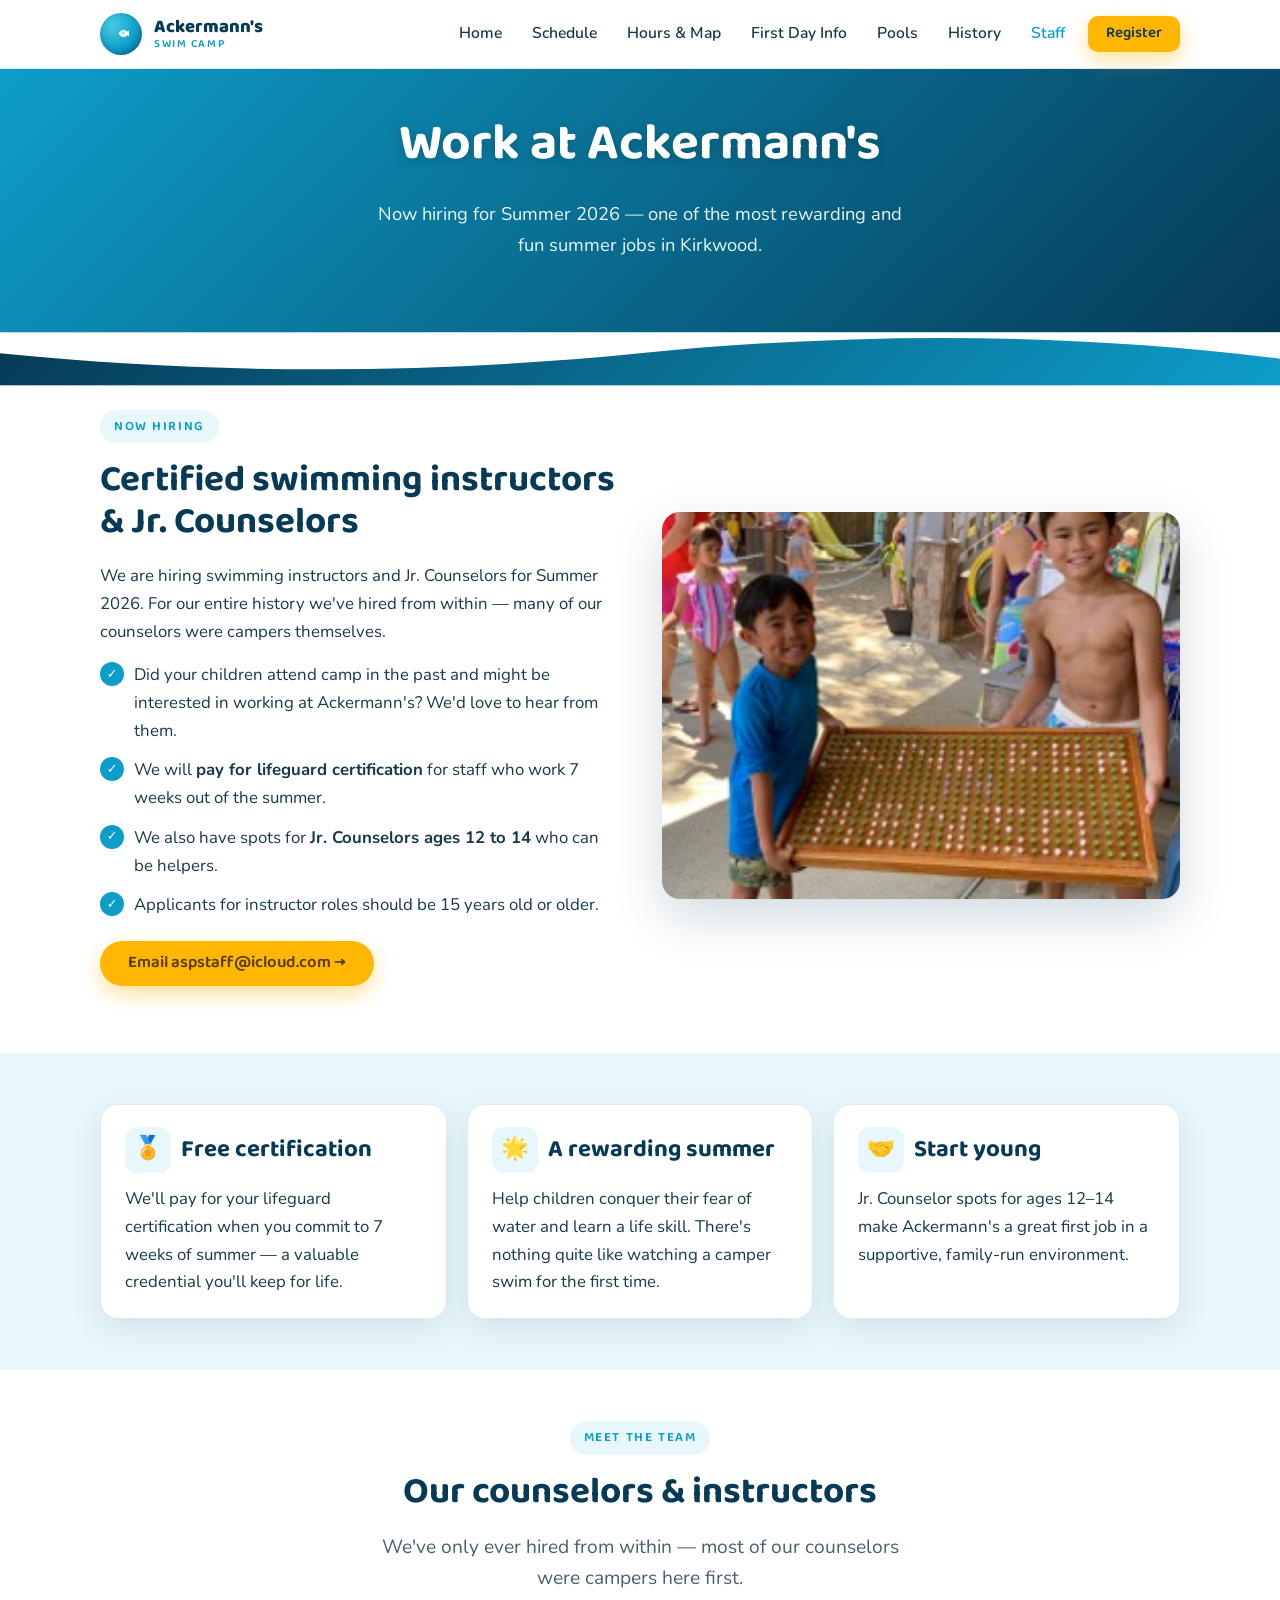
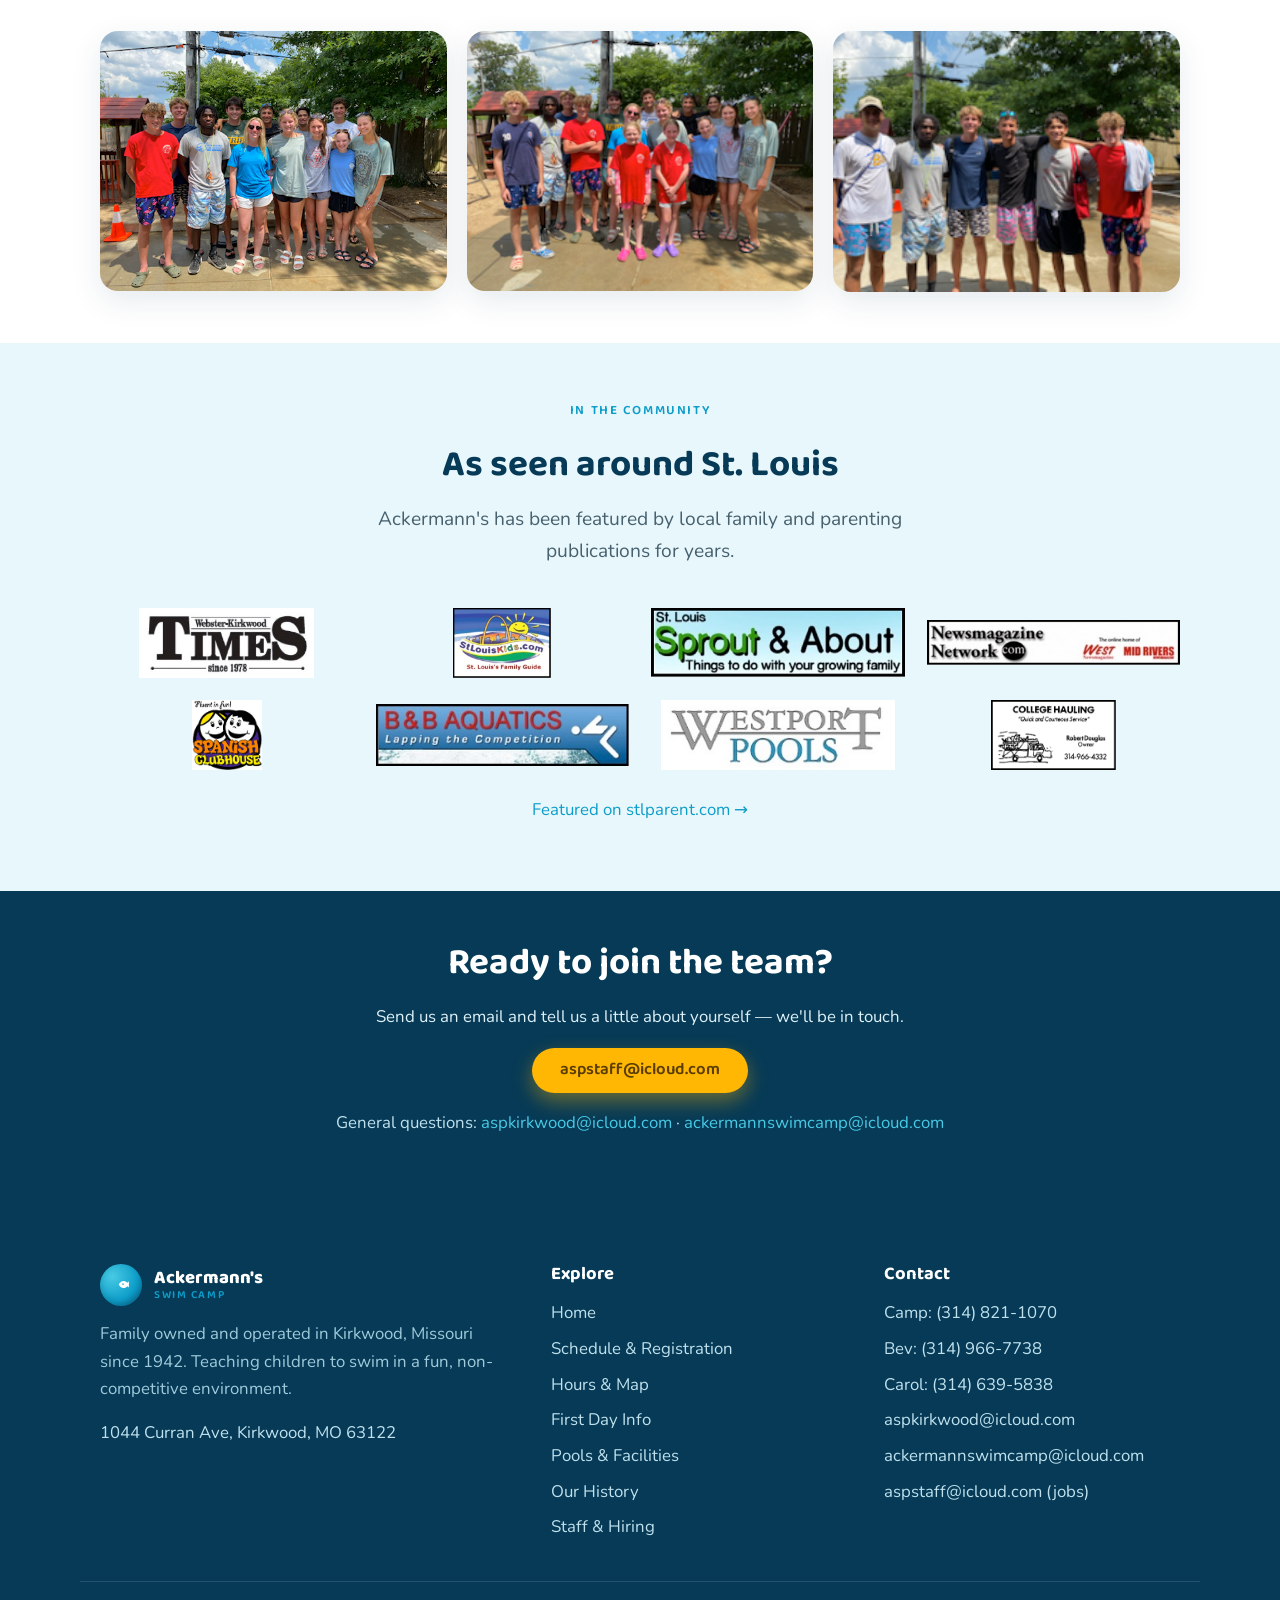
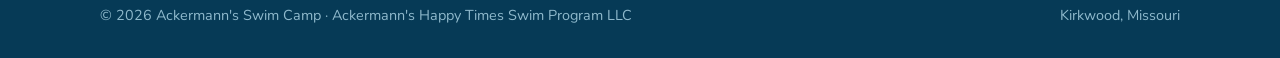
<file: staff.html>
<!DOCTYPE html>
<html lang="en">
<head>
  <meta charset="UTF-8">
  <meta name="viewport" content="width=device-width, initial-scale=1.0">
  <title>Staff &amp; Hiring | Ackermann's Swim Camp — Summer Jobs</title>
  <meta name="description" content="Ackermann's Swim Camp is hiring certified swimming instructors and Jr. Counselors for Summer 2026 in Kirkwood, MO. We'll pay for lifeguard certification for qualifying staff. Email aspstaff@icloud.com.">
  <link rel="icon" href="assets/favicon.svg" type="image/svg+xml">
  <link rel="preconnect" href="https://fonts.googleapis.com">
  <link rel="preconnect" href="https://fonts.gstatic.com" crossorigin>
  <link href="https://fonts.googleapis.com/css2?family=Baloo+2:wght@500;600;700;800&family=Nunito:wght@400;600;700;800&display=swap" rel="stylesheet">
  <link rel="stylesheet" href="assets/css/style.css">
</head>
<body>
<a class="skip-link" href="#main">Skip to content</a>

<header class="site-header">
  <div class="wrap nav">
    <a class="brand" href="index.html">
      <span class="brand-badge"><svg viewBox="0 0 64 64" aria-hidden="true"><path d="M39 21c-6 0-11 4.9-13 9.5C28 35 33 40 39 40c4.2 0 7.6-2.2 9.6-5l4.4 3.8V22.2L48.6 26c-2-2.8-5.4-5-9.6-5zm-1.6 6.2a2.3 2.3 0 1 1 0 4.6 2.3 2.3 0 0 1 0-4.6z" fill="#fff"/></svg></span>
      <span class="brand-name">Ackermann's<span>Swim Camp</span></span>
    </a>
    <button class="nav-toggle" aria-label="Menu" aria-expanded="false"><span></span></button>
    <ul class="nav-links">
      <li><a href="index.html">Home</a></li>
      <li><a href="schedule.html">Schedule</a></li>
      <li><a href="hours-map.html">Hours &amp; Map</a></li>
      <li><a href="first-day.html">First Day Info</a></li>
      <li><a href="pools.html">Pools</a></li>
      <li><a href="history.html">History</a></li>
      <li><a href="staff.html" class="active">Staff</a></li>
      <li><a class="btn btn--sun" href="https://www.regpack.com/reg/templates/build/?g_id=100919409" target="_blank" rel="noopener">Register</a></li>
    </ul>
  </div>
</header>

<main id="main">

<section class="page-banner">
  <div class="wrap">
    <h1>Work at Ackermann's</h1>
    <p>Now hiring for Summer 2026 — one of the most rewarding and fun summer jobs in Kirkwood.</p>
  </div>
</section>
<svg class="wave-divider top" viewBox="0 0 1440 60" preserveAspectRatio="none" aria-hidden="true" style="background:linear-gradient(135deg,#0d9dc9,#063a56);"><path fill="#ffffff" d="M0,30 C240,60 480,60 720,36 C960,12 1200,12 1440,36 L1440,60 L0,60 Z"></path></svg>

<!-- HIRING -->
<section class="section" style="padding-top:24px;">
  <div class="wrap split">
    <div>
      <span class="eyebrow">Now hiring</span>
      <h2>Certified swimming instructors &amp; Jr. Counselors</h2>
      <p>We are hiring swimming instructors and Jr. Counselors for Summer 2026. For our entire history we've hired from within — many of our counselors were campers themselves.</p>
      <ul class="checklist" style="margin-top:16px;">
        <li>Did your children attend camp in the past and might be interested in working at Ackermann's? We'd love to hear from them.</li>
        <li>We will <strong>pay for lifeguard certification</strong> for staff who work 7 weeks out of the summer.</li>
        <li>We also have spots for <strong>Jr. Counselors ages 12 to 14</strong> who can be helpers.</li>
        <li>Applicants for instructor roles should be 15 years old or older.</li>
      </ul>
      <p style="margin-top:22px;">
        <a class="btn btn--sun" href="mailto:aspstaff@icloud.com?subject=Summer%202026%20Job%20at%20Ackermann%27s">Email aspstaff@icloud.com →</a>
      </p>
    </div>
    <div class="split-media">
      <img src="assets/images/pool-and-playground/IMG_1108.jpeg" alt="A swim instructor working with a camper in the pool" style="border-radius:var(--radius);box-shadow:var(--shadow-lg);">
    </div>
  </div>
</section>

<!-- WHY WORK HERE -->
<section class="section section--sky">
  <div class="wrap">
    <div class="grid grid-3">
      <div class="card">
        <h3><span class="icon">🏅</span>Free certification</h3>
        <p>We'll pay for your lifeguard certification when you commit to 7 weeks of summer — a valuable credential you'll keep for life.</p>
      </div>
      <div class="card">
        <h3><span class="icon">🌟</span>A rewarding summer</h3>
        <p>Help children conquer their fear of water and learn a life skill. There's nothing quite like watching a camper swim for the first time.</p>
      </div>
      <div class="card">
        <h3><span class="icon">🤝</span>Start young</h3>
        <p>Jr. Counselor spots for ages 12–14 make Ackermann's a great first job in a supportive, family-run environment.</p>
      </div>
    </div>
  </div>
</section>

<!-- OUR TEAM -->
<section class="section">
  <div class="wrap">
    <div class="center" style="max-width:640px;margin-inline:auto;">
      <span class="eyebrow">Meet the team</span>
      <h2>Our counselors &amp; instructors</h2>
      <p class="lead" style="margin-inline:auto;">We've only ever hired from within — most of our counselors were campers here first.</p>
    </div>
    <div class="grid grid-3" style="margin-top:36px;">
      <img src="assets/images/ackermanns-history/20B0822A-4A94-481D-9604-E4F9046A6184.png" alt="Ackermann's Swim Camp counselors and instructors" style="border-radius:var(--radius);box-shadow:var(--shadow);width:100%;">
      <img src="assets/images/ackermanns-history/89F1F003-C366-4A20-AE8E-E2EBC9FEC19A.png" alt="Ackermann's Swim Camp staff with junior helpers" style="border-radius:var(--radius);box-shadow:var(--shadow);width:100%;">
      <img src="assets/images/ackermanns-history/9D6B61E6-9ADC-4C1C-848B-86F5764F7223.png" alt="Ackermann's Swim Camp counselors" style="border-radius:var(--radius);box-shadow:var(--shadow);width:100%;">
    </div>
  </div>
</section>

<!-- PRESS -->
<section class="section section--sky">
  <div class="wrap">
    <div class="center" style="max-width:640px;margin-inline:auto;">
      <span class="eyebrow">In the community</span>
      <h2>As seen around St. Louis</h2>
      <p class="lead" style="margin-inline:auto;">Ackermann's has been featured by local family and parenting publications for years.</p>
    </div>
    <div class="press-grid" style="margin-top:40px;">
      <img src="assets/images/staff--information/Web-Kir Times Logo.jpg" alt="Kirkwood-Webster Times">
      <img src="assets/images/staff--information/St.LouisKids.comLogo.jpg" alt="StLouisKids.com">
      <img src="assets/images/staff--information/StLouisSproutAbout.jpg" alt="St. Louis Sprout About">
      <img src="assets/images/staff--information/WestNewsMagazine header.jpg" alt="West Newsmagazine">
      <img src="assets/images/staff--information/New-Logo.fw_.png" alt="Featured publication logo">
      <img src="assets/images/staff--information/BB Aquatics.jpg" alt="BB Aquatics">
      <img src="assets/images/staff--information/Screen Shot 2013-12-09 at 7.23.37 PM.jpg" alt="Featured coverage of Ackermann's Swim Camp">
      <img src="assets/images/staff--information/shapeimage_6-2.png" alt="Featured publication">
    </div>
    <p class="center" style="margin-top:26px;"><a href="https://www.stlparent.com/category/tags/ackermanns-swim-program" target="_blank" rel="noopener">Featured on stlparent.com →</a></p>
  </div>
</section>

<!-- CONTACT -->
<section class="section section--ocean">
  <div class="wrap center" style="max-width:680px;margin-inline:auto;">
    <h2>Ready to join the team?</h2>
    <p>Send us an email and tell us a little about yourself — we'll be in touch.</p>
    <p style="margin-top:18px;">
      <a class="btn btn--sun" href="mailto:aspstaff@icloud.com?subject=Summer%202026%20Job%20at%20Ackermann%27s">aspstaff@icloud.com</a>
    </p>
    <p style="margin-top:14px;color:#bfe1ee;">General questions: <a href="mailto:aspkirkwood@icloud.com">aspkirkwood@icloud.com</a> · <a href="mailto:ackermannswimcamp@icloud.com">ackermannswimcamp@icloud.com</a></p>
  </div>
</section>

</main>

<footer class="site-footer">
  <div class="wrap footer-grid">
    <div class="footer-brand">
      <div class="brand" style="margin-bottom:14px;">
        <span class="brand-badge"><svg viewBox="0 0 64 64" aria-hidden="true"><path d="M39 21c-6 0-11 4.9-13 9.5C28 35 33 40 39 40c4.2 0 7.6-2.2 9.6-5l4.4 3.8V22.2L48.6 26c-2-2.8-5.4-5-9.6-5zm-1.6 6.2a2.3 2.3 0 1 1 0 4.6 2.3 2.3 0 0 1 0-4.6z" fill="#fff"/></svg></span>
        <span class="brand-name" style="color:#fff;">Ackermann's<span>Swim Camp</span></span>
      </div>
      <p>Family owned and operated in Kirkwood, Missouri since 1942. Teaching children to swim in a fun, non-competitive environment.</p>
      <p><a href="https://www.google.com/maps/search/?api=1&query=1044+Curran+Ave+Kirkwood+MO+63122" target="_blank" rel="noopener">1044 Curran Ave, Kirkwood, MO 63122</a></p>
    </div>
    <div>
      <h4>Explore</h4>
      <ul class="footer-links">
        <li><a href="index.html">Home</a></li>
        <li><a href="schedule.html">Schedule &amp; Registration</a></li>
        <li><a href="hours-map.html">Hours &amp; Map</a></li>
        <li><a href="first-day.html">First Day Info</a></li>
        <li><a href="pools.html">Pools &amp; Facilities</a></li>
        <li><a href="history.html">Our History</a></li>
        <li><a href="staff.html">Staff &amp; Hiring</a></li>
      </ul>
    </div>
    <div>
      <h4>Contact</h4>
      <ul class="footer-links">
        <li><a href="tel:+13148211070">Camp: (314) 821-1070</a></li>
        <li><a href="tel:+13149667738">Bev: (314) 966-7738</a></li>
        <li><a href="tel:+13146395838">Carol: (314) 639-5838</a></li>
        <li><a href="mailto:aspkirkwood@icloud.com">aspkirkwood@icloud.com</a></li>
        <li><a href="mailto:ackermannswimcamp@icloud.com">ackermannswimcamp@icloud.com</a></li>
        <li><a href="mailto:aspstaff@icloud.com">aspstaff@icloud.com (jobs)</a></li>
      </ul>
    </div>
  </div>
  <div class="wrap footer-bottom">
    <span>&copy; <span id="year">2026</span> Ackermann's Swim Camp · Ackermann's Happy Times Swim Program LLC</span>
    <span>Kirkwood, Missouri</span>
  </div>
</footer>

<script src="assets/js/main.js"></script>
</body>
</html>
</file>
<file: assets/css/style.css>
/* =========================================================
   Ackermann's Swim Camp — modern responsive stylesheet
   ========================================================= */

:root {
  --ocean:      #063a56;   /* deep water */
  --ocean-2:    #0a577f;
  --pool:       #0d9dc9;   /* pool blue */
  --pool-light: #48cae4;
  --sky:        #e8f7fc;   /* pale wash */
  --sun:        #ffb703;   /* sunny accent */
  --sun-dark:   #f08a00;
  --coral:      #ff6b6b;
  --sand:       #fff6e6;
  --ink:        #163a4c;
  --ink-soft:   #47616e;
  --white:      #ffffff;
  --line:       #dcecf2;

  --radius:     18px;
  --radius-sm:  12px;
  --shadow:     0 10px 30px rgba(6, 58, 86, .10);
  --shadow-lg:  0 18px 50px rgba(6, 58, 86, .18);

  --wrap:       1120px;
  --font-head:  "Baloo 2", "Trebuchet MS", system-ui, sans-serif;
  --font-body:  "Nunito", system-ui, -apple-system, "Segoe UI", sans-serif;
}

* { box-sizing: border-box; }

html { scroll-behavior: smooth; }

body {
  margin: 0;
  font-family: var(--font-body);
  color: var(--ink);
  background: var(--white);
  line-height: 1.65;
  font-size: 1.05rem;
  -webkit-font-smoothing: antialiased;
}

h1, h2, h3, h4 {
  font-family: var(--font-head);
  line-height: 1.15;
  color: var(--ocean);
  margin: 0 0 .5em;
  font-weight: 700;
}

h1 { font-size: clamp(2rem, 5vw, 3.2rem); }
h2 { font-size: clamp(1.6rem, 3.6vw, 2.3rem); }
h3 { font-size: clamp(1.2rem, 2.4vw, 1.5rem); }

p { margin: 0 0 1rem; }

a { color: var(--pool); text-decoration: none; }
a:hover { text-decoration: underline; }

img { max-width: 100%; display: block; }

.wrap { width: 100%; max-width: var(--wrap); margin-inline: auto; padding-inline: 20px; }

.section { padding: clamp(30px, 4vw, 54px) 0; }
.section--sky  { background: var(--sky); }
.section--sand { background: var(--sand); }
.section--ocean { background: var(--ocean); color: #dff1f8; }
.section--ocean h2, .section--ocean h3 { color: #fff; }
.section--ocean a:not(.btn) { color: var(--pool-light); }

.center { text-align: center; }
.lead { font-size: 1.2rem; color: var(--ink-soft); max-width: 46ch; }
.center .lead { margin-inline: auto; }

.eyebrow {
  display: inline-block;
  font-family: var(--font-head);
  font-weight: 600;
  letter-spacing: .12em;
  text-transform: uppercase;
  font-size: .82rem;
  color: var(--pool);
  background: var(--sky);
  padding: 6px 14px;
  border-radius: 999px;
  margin-bottom: 1rem;
}
.section--ocean .eyebrow { background: rgba(255,255,255,.12); color: var(--pool-light); }

/* ---------- Buttons ---------- */
.btn {
  display: inline-flex;
  align-items: center;
  gap: .5em;
  font-family: var(--font-head);
  font-weight: 600;
  font-size: 1.05rem;
  padding: 14px 28px;
  border-radius: 999px;
  border: 0;
  cursor: pointer;
  transition: transform .15s ease, box-shadow .15s ease, background .15s ease;
  text-decoration: none;
  line-height: 1;
}
.btn:hover { text-decoration: none; transform: translateY(-2px); }
.btn--sun { background: var(--sun); color: #5a3d00; box-shadow: 0 8px 20px rgba(255,183,3,.4); }
.btn--sun:hover { background: var(--sun-dark); color: #3d2900; }
.btn--pool { background: var(--pool); color: #fff; box-shadow: 0 8px 20px rgba(13,157,201,.35); }
.btn--pool:hover { background: var(--ocean-2); }
.btn--ghost { background: transparent; color: var(--ocean); border: 2px solid var(--line); }
.btn--ghost:hover { border-color: var(--pool); color: var(--pool); }
.section--ocean .btn--ghost, .hero .btn--ghost { color:#fff; border-color: rgba(255,255,255,.4); }
.hero .btn--ghost:hover { border-color:#fff; color:#fff; background: rgba(255,255,255,.12); }

/* ---------- Header / Nav ---------- */
.site-header {
  position: sticky;
  top: 0;
  z-index: 100;
  background: rgba(255,255,255,.92);
  backdrop-filter: blur(10px);
  border-bottom: 1px solid var(--line);
}
.nav {
  display: flex;
  align-items: center;
  justify-content: space-between;
  gap: 16px;
  min-height: 68px;
}
.brand { display: flex; align-items: center; gap: 12px; text-decoration: none; }
.brand:hover { text-decoration: none; }
.brand-badge {
  width: 42px; height: 42px; flex: none;
  border-radius: 50%;
  background: radial-gradient(circle at 30% 30%, var(--pool-light), var(--pool) 60%, var(--ocean-2));
  display: grid; place-items: center;
  box-shadow: inset 0 -3px 6px rgba(0,0,0,.15);
}
.brand-badge svg { width: 24px; height: 24px; }
.brand-name { font-family: var(--font-head); font-weight: 800; color: var(--ocean); font-size: 1.15rem; line-height: 1; }
.brand-name span { display: block; font-size: .7rem; font-weight: 600; letter-spacing: .14em; text-transform: uppercase; color: var(--pool); margin-top: 3px; }

.nav-links {
  display: flex;
  align-items: center;
  gap: 4px;
  list-style: none;
  margin: 0; padding: 0;
}
.nav-links a {
  display: block;
  color: var(--ink);
  font-weight: 600;
  padding: 9px 13px;
  border-radius: 10px;
  font-size: .98rem;
  transition: background .15s, color .15s;
}
.nav-links a:hover { background: var(--sky); color: var(--ocean); text-decoration: none; }
.nav-links a.active { color: var(--pool); }
.nav-links .btn { padding: 10px 18px; font-size: .95rem; margin-left: 6px; }

.nav-toggle {
  display: none;
  background: var(--sky);
  border: 0;
  border-radius: 10px;
  width: 46px; height: 46px;
  cursor: pointer;
  align-items: center; justify-content: center;
}
.nav-toggle span, .nav-toggle span::before, .nav-toggle span::after {
  content: ""; display: block; width: 22px; height: 2.5px; background: var(--ocean); border-radius: 2px; transition: .25s;
}
.nav-toggle span::before { transform: translateY(-7px); }
.nav-toggle span::after  { transform: translateY(5px); }
.nav-open .nav-toggle span { background: transparent; }
.nav-open .nav-toggle span::before { transform: rotate(45deg); }
.nav-open .nav-toggle span::after  { transform: rotate(-45deg); }

@media (max-width: 900px) {
  .nav-toggle { display: flex; }
  .nav-links {
    position: absolute;
    top: 68px; left: 0; right: 0;
    flex-direction: column;
    align-items: stretch;
    background: var(--white);
    border-bottom: 1px solid var(--line);
    padding: 12px 20px 20px;
    gap: 2px;
    box-shadow: var(--shadow);
    transform: translateY(-8px);
    opacity: 0;
    visibility: hidden;
    transition: .2s ease;
  }
  .nav-open .nav-links { transform: translateY(0); opacity: 1; visibility: visible; }
  .nav-links a { padding: 13px 12px; font-size: 1.08rem; border-radius: 10px; }
  .nav-links .btn { margin: 8px 0 0; justify-content: center; }
}

/* ---------- Hero ---------- */
.hero {
  position: relative;
  background:
    linear-gradient(180deg, rgba(6,58,86,.30), rgba(6,58,86,.55)),
    linear-gradient(135deg, var(--pool) 0%, var(--ocean) 100%);
  color: #fff;
  overflow: hidden;
}
.hero::after {
  /* playful bubbles */
  content: "";
  position: absolute; inset: 0;
  background-image:
    radial-gradient(circle at 15% 30%, rgba(255,255,255,.10) 0 22px, transparent 23px),
    radial-gradient(circle at 80% 20%, rgba(255,255,255,.08) 0 40px, transparent 41px),
    radial-gradient(circle at 65% 75%, rgba(255,255,255,.07) 0 30px, transparent 31px),
    radial-gradient(circle at 30% 80%, rgba(255,255,255,.06) 0 18px, transparent 19px);
  pointer-events: none;
}
.hero .wrap { position: relative; z-index: 1; padding-top: clamp(40px, 6vw, 66px); padding-bottom: clamp(52px, 8vw, 88px); }
.hero h1 { color: #fff; max-width: 16ch; text-shadow: 0 2px 12px rgba(0,0,0,.25); }
.hero p { font-size: 1.25rem; max-width: 44ch; color: #eaf7fd; }
.hero .badge-row { display: flex; flex-wrap: wrap; gap: 10px; margin-bottom: 1.4rem; }
.hero .chip {
  background: rgba(255,255,255,.15);
  border: 1px solid rgba(255,255,255,.25);
  padding: 7px 15px; border-radius: 999px;
  font-weight: 700; font-size: .92rem;
  backdrop-filter: blur(4px);
}
.hero .cta-row { display: flex; flex-wrap: wrap; gap: 14px; margin-top: 1.8rem; }

/* wave divider */
.wave-divider { display: block; width: 100%; height: auto; margin-top: -2px; }
.wave-divider.top { transform: rotate(180deg); }

/* page banner (interior pages) */
.page-banner {
  background: linear-gradient(135deg, var(--pool) 0%, var(--ocean) 100%);
  color: #fff;
  padding: clamp(28px, 4.5vw, 46px) 0 clamp(38px, 6vw, 58px);
  text-align: center;
  position: relative;
}
.page-banner h1 { color: #fff; text-shadow: 0 2px 12px rgba(0,0,0,.2); }
.page-banner p { color: #e6f6fc; font-size: 1.15rem; max-width: 50ch; margin-inline: auto; }

/* ---------- Cards / grids ---------- */
.grid { display: grid; gap: 20px; }
.grid-2 { grid-template-columns: repeat(2, 1fr); }
.grid-3 { grid-template-columns: repeat(3, 1fr); }
.grid-4 { grid-template-columns: repeat(4, 1fr); }
@media (max-width: 860px) { .grid-3, .grid-4 { grid-template-columns: repeat(2, 1fr); } }
@media (max-width: 620px) { .grid-2, .grid-3, .grid-4 { grid-template-columns: 1fr; } }

.card {
  background: var(--white);
  border: 1px solid var(--line);
  border-radius: var(--radius);
  padding: 22px 24px;
  box-shadow: var(--shadow);
  height: 100%;
}
.card h3 { display: flex; align-items: center; gap: 10px; }
.card .icon {
  width: 46px; height: 46px; flex: none;
  border-radius: 12px;
  background: var(--sky);
  display: grid; place-items: center;
  color: var(--pool);
  font-size: 1.4rem;
}
.card p:last-child { margin-bottom: 0; }

/* feature list with checks */
.checklist { list-style: none; padding: 0; margin: 0; }
.checklist li { position: relative; padding-left: 34px; margin-bottom: 12px; }
.checklist li::before {
  content: "✓";
  position: absolute; left: 0; top: 1px;
  width: 24px; height: 24px;
  background: var(--pool); color: #fff;
  border-radius: 50%;
  display: grid; place-items: center;
  font-size: .8rem; font-weight: 800;
}

/* split (text + image) */
.split { display: grid; grid-template-columns: 1fr 1fr; gap: clamp(24px, 4vw, 44px); align-items: center; }
.split img { border-radius: var(--radius); box-shadow: var(--shadow-lg); width: 100%; }
@media (max-width: 800px) { .split { grid-template-columns: 1fr; } .split.reverse .split-media { order: -1; } }

/* ---------- Contact / quick facts strip ---------- */
.facts { display: grid; grid-template-columns: repeat(4, 1fr); gap: 18px; }
@media (max-width: 820px) { .facts { grid-template-columns: repeat(2,1fr); } }
@media (max-width: 460px) { .facts { grid-template-columns: 1fr; } }
.fact {
  background: var(--white);
  border: 1px solid var(--line);
  border-radius: var(--radius-sm);
  padding: 20px;
  text-align: center;
  box-shadow: var(--shadow);
}
.fact .num { font-family: var(--font-head); font-size: 2rem; color: var(--pool); font-weight: 800; line-height: 1; }
.fact .lbl { font-size: .95rem; color: var(--ink-soft); margin-top: 6px; }

/* contact links */
.contact-links { list-style: none; padding: 0; margin: 0; display: grid; gap: 14px; }
.contact-links a, .contact-links .ci {
  display: flex; align-items: center; gap: 14px;
  font-weight: 700; color: var(--ocean);
}
.contact-links .ci-icon {
  width: 44px; height: 44px; flex: none;
  border-radius: 12px; background: var(--sky); color: var(--pool);
  display: grid; place-items: center; font-size: 1.2rem;
}
.contact-links small { display: block; font-weight: 600; color: var(--ink-soft); font-size: .82rem; }
/* on dark ocean sections, contact text must be light */
.section--ocean .contact-links a, .section--ocean .contact-links .ci { color: #fff; }
.section--ocean .contact-links small { color: #bfe1ee; }

/* ---------- Schedule table ---------- */
.table-wrap { overflow-x: auto; -webkit-overflow-scrolling: touch; border-radius: var(--radius); box-shadow: var(--shadow); }
table.sessions { width: 100%; border-collapse: collapse; background: #fff; min-width: 520px; }
table.sessions caption { text-align: left; font-family: var(--font-head); font-weight: 700; color: var(--ocean); padding: 18px 20px 10px; font-size: 1.3rem; background:#fff; }
table.sessions th, table.sessions td { padding: 14px 18px; text-align: left; border-bottom: 1px solid var(--line); }
table.sessions thead th { background: var(--ocean); color: #fff; font-family: var(--font-head); font-weight: 600; position: sticky; top: 0; }
table.sessions tbody tr:nth-child(even) { background: var(--sky); }
table.sessions .price { font-weight: 800; color: var(--ocean); white-space: nowrap; }
.badge {
  display: inline-block; font-size: .72rem; font-weight: 800; letter-spacing: .04em;
  padding: 3px 10px; border-radius: 999px; text-transform: uppercase;
}
.badge.full { background: #ffe3e3; color: #c92a2a; }
.badge.open { background: #d3f9d8; color: #2b8a3e; }
.badge.closed { background: #e9ecef; color: #495057; }

/* ---------- Gallery ---------- */
.gallery { columns: 4 220px; column-gap: 16px; }
.gallery img {
  width: 100%; margin: 0 0 16px; border-radius: var(--radius-sm);
  box-shadow: var(--shadow); cursor: zoom-in; break-inside: avoid;
  transition: transform .2s, box-shadow .2s;
}
.gallery img:hover { transform: scale(1.02); box-shadow: var(--shadow-lg); }

/* lightbox */
.lightbox {
  position: fixed; inset: 0; z-index: 200;
  background: rgba(6,20,28,.92);
  display: none; align-items: center; justify-content: center;
  padding: 24px;
}
.lightbox.open { display: flex; }
.lightbox img {
  width: min(92vw, 820px);
  height: min(88vh, 820px);
  object-fit: contain;   /* scales small source photos UP to fill the viewer, no distortion */
  border-radius: 10px;
}
.lightbox .lb-close {
  position: absolute; top: 18px; right: 22px;
  background: rgba(255,255,255,.15); color: #fff; border: 0;
  width: 48px; height: 48px; border-radius: 50%; font-size: 1.6rem; cursor: pointer;
}
.lightbox .lb-nav {
  position: absolute; top: 50%; transform: translateY(-50%);
  background: rgba(255,255,255,.15); color: #fff; border: 0;
  width: 52px; height: 52px; border-radius: 50%; font-size: 1.8rem; cursor: pointer;
}
.lightbox .lb-prev { left: 16px; }
.lightbox .lb-next { right: 16px; }

/* ---------- Photo cards ---------- */
.photo-card { border-radius: var(--radius); overflow: hidden; box-shadow: var(--shadow); background:#fff; border:1px solid var(--line); }
.photo-card img { width: 100%; height: 220px; object-fit: cover; }
.photo-card .pc-body { padding: 18px 20px; }
.photo-card h3 { margin-bottom: 4px; }
.photo-card .pc-body p:last-child { margin: 0; }

/* people */
.person { text-align: center; }
.person img { width: 120px; height: 120px; border-radius: 50%; object-fit: cover; margin: 0 auto 14px; box-shadow: var(--shadow); border: 4px solid #fff; }
.person .role { color: var(--pool); font-weight: 700; }
.person .sub { color: var(--ink-soft); font-size: .95rem; }

/* callout / alert */
.callout {
  display: flex; gap: 16px; align-items: flex-start;
  background: var(--sand); border: 1px solid #ffe6b3; border-left: 5px solid var(--sun);
  border-radius: var(--radius-sm); padding: 20px 22px;
  color: var(--ink);
}
.callout strong { color: var(--ocean); }
.callout a { color: var(--pool); }
.callout .co-ico { font-size: 1.6rem; line-height: 1; }
.callout p:last-child { margin: 0; }
.callout.info { background: var(--sky); border-color: var(--line); border-left-color: var(--pool); }

/* address block */
.map-embed { border: 0; width: 100%; height: 420px; border-radius: var(--radius); box-shadow: var(--shadow); }

/* press logos */
.press-grid { display: grid; grid-template-columns: repeat(4, 1fr); gap: 22px; align-items: center; }
@media (max-width: 720px) { .press-grid { grid-template-columns: repeat(2,1fr); } }
.press-grid img { max-height: 70px; width: auto; margin: 0 auto; transition: transform .2s; }
.press-grid img:hover { transform: scale(1.06); }

/* ---------- Footer ---------- */
.site-footer { background: var(--ocean); color: #bfe1ee; padding: 60px 0 30px; }
.footer-grid { display: grid; grid-template-columns: 1.4fr 1fr 1fr; gap: 36px; }
@media (max-width: 780px) { .footer-grid { grid-template-columns: 1fr; gap: 28px; } }
.site-footer h4 { color: #fff; font-size: 1.15rem; margin-bottom: 14px; }
.site-footer a { color: #bfe1ee; }
.site-footer a:hover { color: #fff; }
.footer-links { list-style: none; padding: 0; margin: 0; display: grid; gap: 8px; }
.footer-brand .brand-name { color: #fff; }
.footer-brand p { color: #9fcadb; }
.footer-bottom {
  border-top: 1px solid rgba(255,255,255,.12);
  margin-top: 40px; padding-top: 22px;
  display: flex; flex-wrap: wrap; gap: 8px; justify-content: space-between;
  font-size: .9rem; color: #8fb9cc;
}

/* ---------- Timeline ---------- */
.timeline { position: relative; max-width: 860px; margin: 0 auto; padding-left: 0; }
.timeline::before {
  content: ""; position: absolute; left: 27px; top: 8px; bottom: 8px;
  width: 3px; background: linear-gradient(var(--pool-light), var(--pool)); border-radius: 3px;
}
.tl-item { position: relative; padding: 0 0 34px 74px; }
.tl-item:last-child { padding-bottom: 0; }
.tl-year {
  position: absolute; left: 0; top: 0;
  width: 58px; height: 58px; border-radius: 50%;
  background: var(--pool); color: #fff;
  display: grid; place-items: center;
  font-family: var(--font-head); font-weight: 800; font-size: .92rem;
  box-shadow: 0 6px 16px rgba(13,157,201,.4); border: 4px solid #fff; z-index: 1; text-align:center; line-height:1;
}
.tl-card { background:#fff; border:1px solid var(--line); border-radius: var(--radius); padding: 22px 24px; box-shadow: var(--shadow); }
.tl-card h3 { margin-bottom: 8px; }
.tl-card img { border-radius: var(--radius-sm); margin-top: 14px; box-shadow: var(--shadow); width: 100%; }
.tl-card p:last-child { margin-bottom: 0; }
@media (max-width: 520px) {
  .tl-item { padding-left: 62px; }
  .timeline::before { left: 23px; }
  .tl-year { width: 48px; height: 48px; font-size: .8rem; }
}

/* utility spacing */
.mt-0 { margin-top: 0; } .mb-0 { margin-bottom: 0; }
.stack > * + * { margin-top: 1rem; }
hr.soft { border: 0; border-top: 1px solid var(--line); margin: 32px 0; }
.skip-link { position:absolute; left:-999px; }
.skip-link:focus { left: 12px; top: 12px; background:#fff; padding:10px 16px; border-radius:8px; z-index:300; }
</file>
